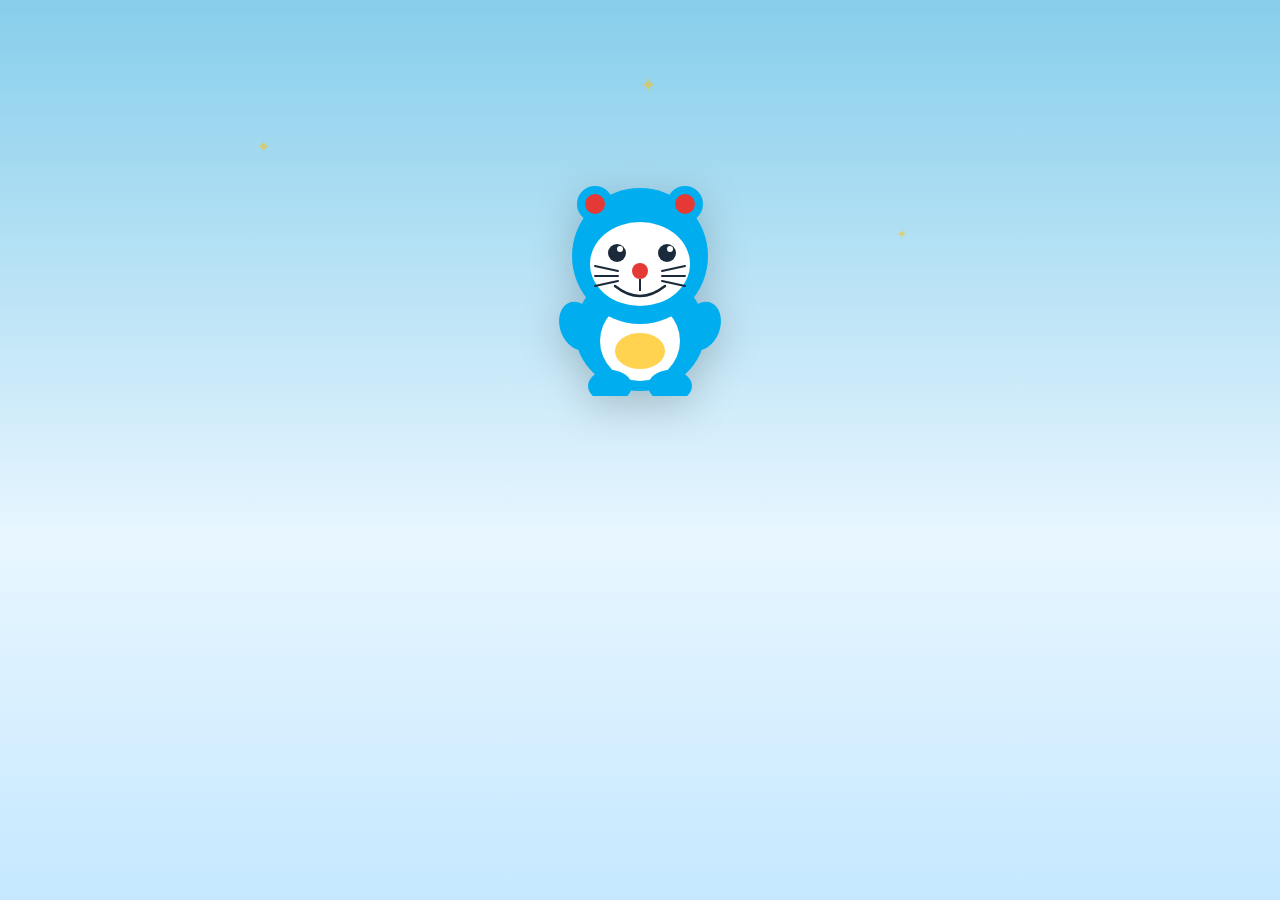
<file: pybe/index.html>
<!DOCTYPE html>
<html lang="en">
<head>
    <meta charset="UTF-8">
    <meta name="viewport" content="width=device-width, initial-scale=1.0">
    <title>PyBe — Learn Python the Doraemon Way!</title>
    <link rel="preconnect" href="https://fonts.googleapis.com">
    <link href="https://fonts.googleapis.com/css2?family=Nunito:wght@400;700;800&family=Quicksand:wght@400;500;600&family=Fira+Code&display=swap" rel="stylesheet">
    <link rel="stylesheet" href="https://cdnjs.cloudflare.com/ajax/libs/font-awesome/6.5.0/css/all.min.css">
    <link rel="stylesheet" href="css/style.css">
</head>
<body>

    <!-- ===================== BACKGROUND ===================== -->
    <div class="sky-background">
        <div class="cloud cloud-1"></div>
        <div class="cloud cloud-2"></div>
        <div class="cloud cloud-3"></div>
        <div class="star star-1">✦</div>
        <div class="star star-2">✦</div>
        <div class="star star-3">✦</div>
    </div>

    <!-- ===================== LANDING HERO ===================== -->
    <div class="landing-wrapper">
        <div class="doraemon-container">
            <!-- Doraemon SVG Character -->
            <div class="doraemon" id="doraemon">
                <svg viewBox="0 0 200 220" xmlns="http://www.w3.org/2000/svg">
                    <!-- Body -->
                    <ellipse cx="100" cy="155" rx="65" ry="60" fill="#00AEEF"/>
                    <!-- White belly -->
                    <ellipse cx="100" cy="165" rx="40" ry="40" fill="#FFFFFF"/>
                    <!-- Red bow -->
                    <circle cx="80" cy="115" r="12" fill="#E53935"/>
                    <circle cx="120" cy="115" r="12" fill="#E53935"/>
                    <polygon points="100,108 92,122 108,122" fill="#E53935"/>
                    <!-- Head -->
                    <circle cx="100" cy="80" r="68" fill="#00AEEF"/>
                    <!-- White face -->
                    <ellipse cx="100" cy="88" rx="50" ry="42" fill="#FFFFFF"/>
                    <!-- Eyes -->
                    <ellipse cx="75" cy="75" rx="14" ry="17" fill="#FFFFFF"/>
                    <ellipse cx="125" cy="75" rx="14" ry="17" fill="#FFFFFF"/>
                    <circle cx="77" cy="77" r="9" fill="#1A2A3A"/>
                    <circle cx="127" cy="77" r="9" fill="#1A2A3A"/>
                    <circle cx="80" cy="73" r="3" fill="#FFFFFF"/>
                    <circle cx="130" cy="73" r="3" fill="#FFFFFF"/>
                    <!-- Red nose -->
                    <circle cx="100" cy="95" r="8" fill="#E53935"/>
                    <!-- Nose line -->
                    <line x1="100" y1="103" x2="100" y2="115" stroke="#1A2A3A" stroke-width="2"/>
                    <!-- Smile -->
                    <path d="M 75 110 Q 100 130 125 110" stroke="#1A2A3A" stroke-width="2.5" fill="none" stroke-linecap="round"/>
                    <!-- Whiskers -->
                    <line x1="55" y1="90" x2="78" y2="95" stroke="#1A2A3A" stroke-width="2" stroke-linecap="round"/>
                    <line x1="55" y1="100" x2="78" y2="100" stroke="#1A2A3A" stroke-width="2" stroke-linecap="round"/>
                    <line x1="55" y1="110" x2="78" y2="105" stroke="#1A2A3A" stroke-width="2" stroke-linecap="round"/>
                    <line x1="145" y1="90" x2="122" y2="95" stroke="#1A2A3A" stroke-width="2" stroke-linecap="round"/>
                    <line x1="145" y1="100" x2="122" y2="100" stroke="#1A2A3A" stroke-width="2" stroke-linecap="round"/>
                    <line x1="145" y1="110" x2="122" y2="105" stroke="#1A2A3A" stroke-width="2" stroke-linecap="round"/>
                    <!-- Ears -->
                    <circle cx="55" cy="28" r="18" fill="#00AEEF"/>
                    <circle cx="145" cy="28" r="18" fill="#00AEEF"/>
                    <circle cx="55" cy="28" r="10" fill="#E53935"/>
                    <circle cx="145" cy="28" r="10" fill="#E53935"/>
                    <!-- Arms -->
                    <ellipse cx="38" cy="150" rx="18" ry="25" fill="#00AEEF" transform="rotate(-20 38 150)"/>
                    <ellipse cx="162" cy="150" rx="18" ry="25" fill="#00AEEF" transform="rotate(20 162 150)"/>
                    <!-- Legs -->
                    <ellipse cx="70" cy="210" rx="22" ry="16" fill="#00AEEF"/>
                    <ellipse cx="130" cy="210" rx="22" ry="16" fill="#00AEEF"/>
                    <!-- Pocket -->
                    <ellipse cx="100" cy="175" rx="25" ry="18" fill="#FFC107" opacity="0.7"/>
                </svg>
            </div>

            <!-- Speech Bubble -->
            <div class="speech-bubble" id="speechBubble">
                <p id="typewriterText" class="typewriter-text"></p>
            </div>
        </div>

        <!-- Hero Text -->
        <div class="hero-text" id="heroText">
            <h1 class="hero-title">100 Levels. Zero Boring Lectures.</h1>
            <p class="hero-subtitle">Learn Python the fun way — with Doraemon by your side!</p>
            <a href="home.html?reset=true" class="cta-btn" id="ctaBtn" target="_self">
                <span>Start My Adventure</span>
                <i class="fas fa-rocket"></i>
            </a>
        </div>
    </div>

    <!-- Floating Gadgets -->
    <div class="gadget gadget-1"><i class="fas fa-door-open"></i></div>
    <div class="gadget gadget-2"><i class="fas fa-clock"></i></div>
    <div class="gadget gadget-3"><i class="fas fa-broom"></i></div>

    <script src="js/main.js"></script>
</body>
</html>
</file>
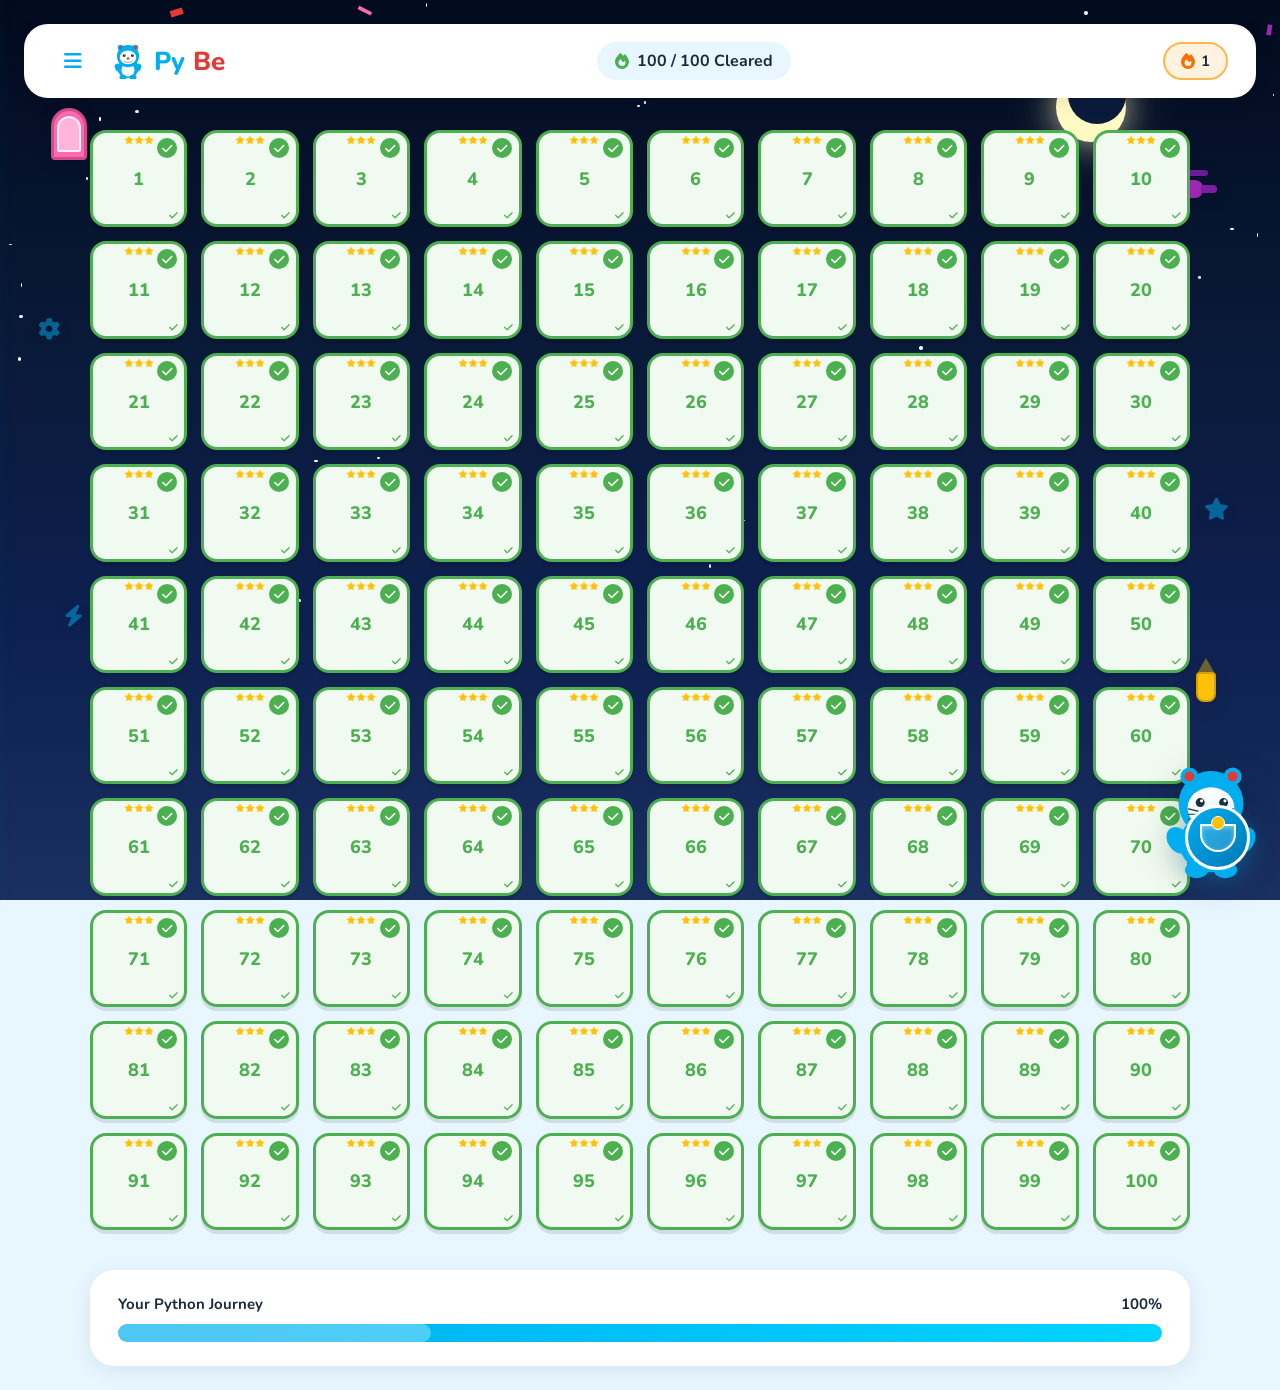
<file: pybe/home.html>
<!DOCTYPE html>
<html lang="en">
<head>
    <meta charset="UTF-8">
    <meta name="viewport" content="width=device-width, initial-scale=1.0">
    <title>PyBe — Choose Your Level</title>
    <link rel="preconnect" href="https://fonts.googleapis.com">
    <link href="https://fonts.googleapis.com/css2?family=Nunito:wght@400;600;700;800;900&family=Quicksand:wght@400;500;600;700&family=Fira+Code&display=swap" rel="stylesheet">
    <link rel="stylesheet" href="https://cdnjs.cloudflare.com/ajax/libs/font-awesome/6.5.0/css/all.min.css">
    <link rel="stylesheet" href="css/style.css">
    <style>
        /* Hamburger Menu Button */
        .menu-btn {
            background: none;
            border: none;
            width: 42px;
            height: 42px;
            border-radius: 50%;
            display: flex;
            align-items: center;
            justify-content: center;
            font-size: 20px;
            color: var(--blue);
            cursor: pointer;
            transition: all 0.25s ease;
            margin-right: 8px;
        }
        .menu-btn:hover {
            background: rgba(0, 174, 239, 0.1);
            transform: scale(1.08);
        }
        .menu-btn:active {
            transform: scale(0.92);
        }

        /* Slide-out Sidebar Drawer */
        .menu-drawer-overlay {
            position: fixed;
            top: 0;
            left: 0;
            width: 100vw;
            height: 100vh;
            background: rgba(0, 15, 30, 0.45);
            backdrop-filter: blur(3px);
            z-index: 99999;
            opacity: 0;
            visibility: hidden;
            transition: opacity 0.3s ease, visibility 0.3s ease;
        }
        .menu-drawer-overlay.open {
            opacity: 1;
            visibility: visible;
        }
        .menu-drawer {
            position: fixed;
            top: 0;
            left: -320px;
            width: 300px;
            height: 100vh;
            background: #111e29;
            box-shadow: 4px 0 24px rgba(0, 174, 239, 0.25);
            z-index: 100000;
            transition: left 0.3s cubic-bezier(0.4, 0, 0.2, 1);
            display: flex;
            flex-direction: column;
            border-right: 4px solid #00AEEF;
        }
        .menu-drawer.open {
            left: 0;
        }
        .drawer-header {
            padding: 20px 24px;
            background: #162635;
            border-bottom: 2px dashed rgba(0, 174, 239, 0.2);
            display: flex;
            align-items: center;
            justify-content: space-between;
        }
        .drawer-title {
            font-family: 'Nunito', sans-serif;
            font-size: 20px;
            font-weight: 800;
            color: #00AEEF;
            display: flex;
            align-items: center;
            gap: 10px;
        }
        .drawer-close-btn {
            background: none;
            border: none;
            color: #6B7B8A;
            font-size: 22px;
            cursor: pointer;
            transition: color 0.2s;
            line-height: 1;
        }
        .drawer-close-btn:hover {
            color: #00AEEF;
        }
        .drawer-items {
            padding: 20px 16px;
            display: flex;
            flex-direction: column;
            gap: 12px;
        }
        .drawer-item {
            display: flex;
            align-items: center;
            gap: 16px;
            padding: 14px 20px;
            background: #1a2c3d;
            border: 2px solid transparent;
            border-radius: 14px;
            color: #FFF;
            font-family: 'Quicksand', sans-serif;
            font-size: 16px;
            font-weight: 700;
            cursor: pointer;
            transition: all 0.25s ease;
        }
        .drawer-item:hover {
            background: #20374d;
            border-color: #00AEEF;
            transform: translateY(-2px);
            box-shadow: 0 4px 12px rgba(0, 174, 239, 0.15);
        }
        .drawer-item i {
            font-size: 18px;
            color: #00AEEF;
        }
        .drawer-footer {
            margin-top: auto;
            padding: 24px;
            text-align: center;
            font-size: 12px;
            color: #6B7B8A;
            font-family: 'Quicksand', sans-serif;
            border-top: 1px solid rgba(255, 255, 255, 0.05);
        }

        /* Profile Modal Overlay */
        .profile-modal-overlay {
            position: fixed;
            top: 0;
            left: 0;
            width: 100vw;
            height: 100vh;
            background: rgba(0, 15, 30, 0.6);
            backdrop-filter: blur(6px);
            z-index: 100001;
            display: flex;
            align-items: center;
            justify-content: center;
            opacity: 0;
            visibility: hidden;
            transition: opacity 0.3s ease, visibility 0.3s ease;
        }
        .profile-modal-overlay.open {
            opacity: 1;
            visibility: visible;
        }
        .profile-modal-card {
            width: 90%;
            max-width: 480px;
            background: #111e29;
            border: 4px solid #00AEEF;
            border-radius: 28px;
            padding: 28px;
            box-shadow: 0 12px 36px rgba(0, 174, 239, 0.3);
            transform: scale(0.85);
            transition: transform 0.3s cubic-bezier(0.34, 1.56, 0.64, 1);
            position: relative;
        }
        .profile-modal-overlay.open .profile-modal-card {
            transform: scale(1);
        }
        .profile-modal-close {
            position: absolute;
            right: 20px;
            top: 20px;
            background: none;
            border: none;
            font-size: 24px;
            color: #6B7B8A;
            cursor: pointer;
            transition: color 0.2s;
            line-height: 1;
        }
        .profile-modal-close:hover {
            color: #00AEEF;
        }
        .avatar-section {
            display: flex;
            flex-direction: column;
            align-items: center;
            margin-bottom: 24px;
        }
        .current-avatar-container {
            width: 100px;
            height: 100px;
            border-radius: 50%;
            background: #E8F6FF;
            border: 4px solid #00AEEF;
            display: flex;
            align-items: center;
            justify-content: center;
            font-size: 56px;
            box-shadow: 0 8px 20px rgba(0, 174, 239, 0.2);
            margin-bottom: 16px;
            transition: transform 0.3s ease;
        }
        .current-avatar-container:hover {
            transform: scale(1.05);
        }
        .avatar-grid {
            display: flex;
            gap: 12px;
            justify-content: center;
            flex-wrap: wrap;
        }
        .avatar-option {
            width: 44px;
            height: 44px;
            border-radius: 50%;
            background: #1c2e3f;
            border: 2px solid transparent;
            display: flex;
            align-items: center;
            justify-content: center;
            font-size: 24px;
            cursor: pointer;
            transition: all 0.2s ease;
        }
        .avatar-option:hover {
            transform: scale(1.1);
            background: #243b52;
        }
        .avatar-option.selected {
            border-color: #00AEEF;
            background: #E8F6FF;
            box-shadow: 0 0 10px rgba(0, 174, 239, 0.4);
        }
        .profile-name-section {
            margin-bottom: 24px;
            text-align: center;
        }
        .profile-name-label {
            font-family: 'Quicksand', sans-serif;
            font-size: 13px;
            font-weight: 700;
            color: #6B7B8A;
            margin-bottom: 6px;
            display: block;
        }
        .profile-name-input {
            width: 100%;
            padding: 12px 18px;
            background: #1a2c3d;
            border: 2px solid rgba(0, 174, 239, 0.2);
            border-radius: 12px;
            color: #FFF;
            font-family: 'Nunito', sans-serif;
            font-size: 18px;
            font-weight: 700;
            text-align: center;
            outline: none;
            transition: all 0.2s;
        }
        .profile-name-input:focus {
            border-color: #00AEEF;
            background: #20354a;
            box-shadow: 0 0 12px rgba(0, 174, 239, 0.25);
        }
        .profile-stats {
            display: grid;
            grid-template-columns: 1fr 1fr;
            gap: 16px;
            margin-bottom: 12px;
        }
        .profile-stat-card {
            background: #162635;
            border-radius: 16px;
            padding: 16px;
            text-align: center;
            border: 2px solid transparent;
            transition: transform 0.2s;
        }
        .profile-stat-card:hover {
            transform: translateY(-2px);
            border-color: rgba(0, 174, 239, 0.2);
        }
        .profile-stat-val {
            font-family: 'Nunito', sans-serif;
            font-size: 22px;
            font-weight: 900;
            color: #00AEEF;
            margin-bottom: 4px;
        }
        .profile-stat-lbl {
            font-family: 'Quicksand', sans-serif;
            font-size: 12px;
            font-weight: 700;
            color: #6B7B8A;
        }
        .profile-stat-card.full-width {
            grid-column: span 2;
            background: linear-gradient(135deg, #162635 0%, #1e3549 100%);
            border: 2px solid #FFD54F;
            box-shadow: 0 4px 15px rgba(255, 213, 79, 0.1);
        }
        .profile-stat-card.full-width .profile-stat-val {
            color: #FFD54F;
            font-size: 26px;
            display: flex;
            align-items: center;
            justify-content: center;
            gap: 8px;
        }
        .sa-explanation {
            font-family: 'Quicksand', sans-serif;
            font-size: 11.5px;
            color: #8C9CAE;
            line-height: 1.45;
            text-align: center;
            background: rgba(255, 255, 255, 0.02);
            padding: 12px;
            border-radius: 12px;
            border: 1px dashed rgba(255, 255, 255, 0.08);
            margin-top: 8px;
        }
    </style>
</head>
<body>

    <!-- ===== SKY BACKGROUND ===== -->
    <div class="sky-bg" id="skyBg">
        <!-- Sun (morning & day) -->
        <div class="sky-sun" id="skySun"></div>

        <!-- Evening glow -->
        <div class="evening-glow"></div>

        <!-- Night moon -->
        <div class="night-moon"></div>

        <!-- Night stars container -->
        <div class="night-stars" id="nightStars"></div>

        <!-- Clouds -->
        <div class="cloud c1"></div>
        <div class="cloud c2"></div>
        <div class="cloud c3"></div>
        <div class="cloud c4"></div>
        <div class="cloud c5"></div>
    </div>

    <!-- ===== FLOATING GADGETS ===== -->
    <div class="gadget-icon anywhere-door">
        <div class="door-frame">
            <div class="door-inner"></div>
        </div>
    </div>
    <div class="gadget-icon helicopter">
        <div class="heli-body"></div>
        <div class="heli-blade"></div>
        <div class="heli-tail"></div>
    </div>
    <div class="gadget-icon flashlight">
        <div class="flashlight-body"></div>
        <div class="flashlight-beam"></div>
    </div>
    <div class="gadget-icon gadget-gear g1"><i class="fas fa-cog"></i></div>
    <div class="gadget-icon gadget-gear g2"><i class="fas fa-star"></i></div>
    <div class="gadget-icon gadget-gear g3"><i class="fas fa-bolt"></i></div>

    <!-- ===== DORAEMON CORNER MASCOT ===== -->
    <div class="mascot-corner" id="mascotCorner">
        <div class="mascot-bubble" id="mascotBubble">
            <p class="mascot-text" id="mascotText"></p>
        </div>
        <div class="mascot-doraemon" id="mascotDoraemon">
            <svg viewBox="0 0 200 260" xmlns="http://www.w3.org/2000/svg">
                <!-- Body -->
                <ellipse cx="100" cy="178" rx="70" ry="65" fill="#00AEEF"/>
                <!-- White belly -->
                <ellipse cx="100" cy="192" rx="44" ry="44" fill="#FFFFFF"/>
                <!-- Red bow -->
                <circle cx="79" cy="130" r="14" fill="#E53935"/>
                <circle cx="121" cy="130" r="14" fill="#E53935"/>
                <polygon points="100,122 91,137 109,137" fill="#E53935"/>
                <!-- Head -->
                <circle cx="100" cy="90" r="72" fill="#00AEEF"/>
                <!-- White face -->
                <ellipse cx="100" cy="100" rx="52" ry="46" fill="#FFFFFF"/>
                <!-- Eyes -->
                <ellipse cx="74" cy="86" rx="15" ry="18" fill="#FFFFFF"/>
                <ellipse cx="126" cy="86" rx="15" ry="18" fill="#FFFFFF"/>
                <circle cx="76" cy="88" r="10" fill="#1A2A3A"/>
                <circle cx="128" cy="88" r="10" fill="#1A2A3A"/>
                <circle cx="79" cy="84" r="3.5" fill="#FFFFFF"/>
                <circle cx="131" cy="84" r="3.5" fill="#FFFFFF"/>
                <!-- Nose -->
                <circle cx="100" cy="108" r="9" fill="#E53935"/>
                <line x1="100" y1="117" x2="100" y2="130" stroke="#1A2A3A" stroke-width="2.5" stroke-linecap="round"/>
                <!-- Smile -->
                <path d="M 72 122 Q 100 145 128 122" stroke="#1A2A3A" stroke-width="3" fill="none" stroke-linecap="round"/>
                <!-- Whiskers -->
                <line x1="50" y1="102" x2="75" y2="108" stroke="#1A2A3A" stroke-width="2.5" stroke-linecap="round"/>
                <line x1="50" y1="114" x2="75" y2="114" stroke="#1A2A3A" stroke-width="2.5" stroke-linecap="round"/>
                <line x1="50" y1="126" x2="75" y2="120" stroke="#1A2A3A" stroke-width="2.5" stroke-linecap="round"/>
                <line x1="150" y1="102" x2="125" y2="108" stroke="#1A2A3A" stroke-width="2.5" stroke-linecap="round"/>
                <line x1="150" y1="114" x2="125" y2="114" stroke="#1A2A3A" stroke-width="2.5" stroke-linecap="round"/>
                <line x1="150" y1="126" x2="125" y2="120" stroke="#1A2A3A" stroke-width="2.5" stroke-linecap="round"/>
                <!-- Ears -->
                <circle cx="52" cy="30" r="20" fill="#00AEEF"/>
                <circle cx="148" cy="30" r="20" fill="#00AEEF"/>
                <circle cx="52" cy="30" r="11" fill="#E53935"/>
                <circle cx="148" cy="30" r="11" fill="#E53935"/>
                <!-- Arms -->
                <ellipse cx="28" cy="172" rx="24" ry="32" fill="#00AEEF" transform="rotate(-35 28 172)"/>
                <ellipse cx="172" cy="172" rx="24" ry="32" fill="#00AEEF" transform="rotate(35 172 172)"/>
                <!-- Legs -->
                <ellipse cx="68" cy="238" rx="26" ry="18" fill="#00AEEF"/>
                <ellipse cx="132" cy="238" rx="26" ry="18" fill="#00AEEF"/>
                <!-- Pocket -->
                <ellipse cx="100" cy="208" rx="28" ry="20" fill="#FFC107" opacity="0.75"/>
            </svg>
        </div>
    </div>

    <!-- ===== HOVER TOOLTIP ===== -->
    <div class="level-tooltip" id="levelTooltip">
        <div class="tooltip-title" id="tooltipTitle"></div>
        <div class="tooltip-concept" id="tooltipConcept"></div>
    </div>

    <!-- ===== MAIN WRAPPER ===== -->
    <div class="home-wrapper" id="homeWrapper">

        <!-- Navbar -->
        <div class="navbar">
            <div class="nav-logo">
                <button class="menu-btn" id="menuBtn" title="Menu">
                    <i class="fas fa-bars"></i>
                </button>
                <svg width="36" height="36" viewBox="0 0 200 220" xmlns="http://www.w3.org/2000/svg">
                    <ellipse cx="100" cy="155" rx="65" ry="60" fill="#00AEEF"/>
                    <ellipse cx="100" cy="165" rx="40" ry="40" fill="#FFFFFF"/>
                    <circle cx="80" cy="115" r="12" fill="#E53935"/>
                    <circle cx="120" cy="115" r="12" fill="#E53935"/>
                    <polygon points="100,108 92,122 108,122" fill="#E53935"/>
                    <circle cx="100" cy="80" r="68" fill="#00AEEF"/>
                    <ellipse cx="100" cy="88" rx="50" ry="42" fill="#FFFFFF"/>
                    <ellipse cx="75" cy="75" rx="14" ry="17" fill="#FFFFFF"/>
                    <ellipse cx="125" cy="75" rx="14" ry="17" fill="#FFFFFF"/>
                    <circle cx="77" cy="77" r="9" fill="#1A2A3A"/>
                    <circle cx="127" cy="77" r="9" fill="#1A2A3A"/>
                    <circle cx="80" cy="73" r="3" fill="#FFFFFF"/>
                    <circle cx="130" cy="73" r="3" fill="#FFFFFF"/>
                    <circle cx="100" cy="95" r="8" fill="#E53935"/>
                    <path d="M 75 110 Q 100 130 125 110" stroke="#1A2A3A" stroke-width="2.5" fill="none" stroke-linecap="round"/>
                    <circle cx="55" cy="28" r="18" fill="#00AEEF"/>
                    <circle cx="145" cy="28" r="18" fill="#00AEEF"/>
                    <circle cx="55" cy="28" r="10" fill="#E53935"/>
                    <circle cx="145" cy="28" r="10" fill="#E53935"/>
                    <ellipse cx="38" cy="150" rx="18" ry="25" fill="#00AEEF" transform="rotate(-20 38 150)"/>
                    <ellipse cx="162" cy="150" rx="18" ry="25" fill="#00AEEF" transform="rotate(20 162 150)"/>
                    <ellipse cx="70" cy="210" rx="22" ry="16" fill="#00AEEF"/>
                    <ellipse cx="130" cy="210" rx="22" ry="16" fill="#00AEEF"/>
                </svg>
                Py<span>Be</span>
            </div>
            <div class="nav-progress">
                <i class="fas fa-fire"></i>
                <span id="navProgressText">0 / 100 Cleared</span>
            </div>
            <div class="nav-streak" id="navStreak" style="display:none;">
                <i class="fas fa-fire streak-flame"></i>
                <span id="navStreakText"></span>
            </div>
        </div>

        <!-- Level Grid -->
        <div class="level-grid" id="levelGrid"></div>

        <!-- Progress Bar Section -->
        <div class="progress-section">
            <div class="progress-label">
                <span>Your Python Journey</span>
                <span id="progressPercent">0%</span>
            </div>
            <div class="progress-track">
                <div class="progress-fill" id="progressFill"></div>
            </div>
        </div>

    </div><!-- end home-wrapper -->

    <!-- ===== GADGET UNLOCK OVERLAY ===== -->
    <div class="gadget-unlock-overlay" id="gadgetUnlockOverlay">
        <div class="portal-effect"></div>
        <div class="unlock-card">
            <div class="unlock-title">New Gadget Unlocked!</div>
            <div class="unlock-gadget-icon" id="unlockGadgetIcon">🚁</div>
            <div class="unlock-name" id="unlockGadgetName">Bamboo Copter</div>
            <div class="unlock-desc" id="unlockGadgetDesc">Flies over code obstacles. Unlocks advanced stepper shortcuts.</div>
            <button class="claim-btn" id="claimGadgetBtn">Claim Gadget 🎒</button>
        </div>
    </div>

    <!-- Slide-out Sidebar Drawer -->
    <div class="menu-drawer-overlay" id="menuDrawerOverlay"></div>
    <div class="menu-drawer" id="menuDrawer">
        <div class="drawer-header">
            <div class="drawer-title">
                <span>🤖 PyBe Navigation</span>
            </div>
            <button class="drawer-close-btn" id="drawerCloseBtn">&times;</button>
        </div>
        <div class="drawer-items">
            <div class="drawer-item" id="btnDrawerProfile">
                <i class="fas fa-user-circle"></i>
                <span>My Profile</span>
            </div>
        </div>
        <div class="drawer-footer">
            <span>PyBe Journey v1.1</span>
        </div>
    </div>

    <!-- My Profile Modal -->
    <div class="profile-modal-overlay" id="profileModalOverlay">
        <div class="profile-modal-card">
            <button class="profile-modal-close" id="profileModalCloseBtn">&times;</button>
            
            <!-- Avatar Selection -->
            <div class="avatar-section">
                <div class="current-avatar-container" id="currentAvatar">👦</div>
                <div class="avatar-grid">
                    <div class="avatar-option" data-avatar="🐱" title="Doraemon">🐱</div>
                    <div class="avatar-option" data-avatar="👦" title="Nobita">👦</div>
                    <div class="avatar-option" data-avatar="👧" title="Shizuka">👧</div>
                    <div class="avatar-option" data-avatar="🦍" title="Gian">🦍</div>
                    <div class="avatar-option" data-avatar="🦊" title="Suneo">🦊</div>
                </div>
            </div>

            <!-- Profile Name Input -->
            <div class="profile-name-section">
                <span class="profile-name-label">STUDENT NAME</span>
                <input type="text" class="profile-name-input" id="profileNameInput" placeholder="Enter your name...">
            </div>

            <!-- Stats Grid -->
            <div class="profile-stats">
                <div class="profile-stat-card">
                    <div class="profile-stat-val" id="profileStatCleared">0</div>
                    <div class="profile-stat-lbl">Levels Cleared</div>
                </div>
                <div class="profile-stat-card">
                    <div class="profile-stat-val" id="profileStatStreak">0 🔥</div>
                    <div class="profile-stat-lbl">Daily Streak</div>
                </div>
                <div class="profile-stat-card full-width">
                    <div class="profile-stat-val" id="profileStatSA">0 🏆</div>
                    <div class="profile-stat-lbl">Super Accuracy (SA) Points</div>
                </div>
            </div>

            <!-- Explanation -->
            <div class="sa-explanation">
                <strong>How SA Points are calculated:</strong><br>
                SA Points = Stars × MCQ Test Score% per level.<br>
                <em>Earn stars by solving levels in fewer attempts!</em>
            </div>
        </div>
    </div>

    <!-- ===== POCKET INVENTORY MODAL ===== -->
    <div class="pocket-modal" id="pocketModal">
        <div class="pocket-content">
            <div class="pocket-header">
                <div class="pocket-title">
                    <i class="fas fa-shopping-bag"></i> Nobita's 4D Pocket
                </div>
                <button class="pocket-close" id="pocketCloseBtn">
                    <i class="fas fa-times"></i>
                </button>
            </div>
            <div class="pocket-grid" id="pocketGrid">
                <!-- Populated by JS -->
            </div>
            <div class="gadget-detail-panel" id="gadgetDetailPanel">
                <div class="gadget-detail-header">
                    <div class="gadget-detail-icon" id="detailGadgetIcon">🚁</div>
                    <div class="gadget-detail-title-block">
                        <div class="gadget-detail-title" id="detailGadgetTitle">Bamboo Copter</div>
                        <div class="gadget-detail-milestone" id="detailGadgetMilestone">Unlocked at Level 10</div>
                    </div>
                </div>
                <div class="gadget-detail-desc" id="detailGadgetDesc">Flies over code obstacles. Unlocks advanced stepper shortcuts.</div>
            </div>
        </div>
    </div>

    <!-- Confetti Canvas -->
    <canvas id="confetti-canvas"></canvas>

    <script src="js/progress.js"></script>
    <script src="js/levels_data.js"></script>
    <script src="js/levels.js"></script>
    <script src="js/floating_pocket.js"></script>
    <script src="js/xp_system.js"></script>
    <script>
    (function () {
        const TOTAL_LEVELS = 100;

        // ── Day / Night cycle ──────────────────────────────────
        const hour = new Date().getHours();
        let timePeriod = 'day';
        if (hour >= 6 && hour < 9)       timePeriod = 'morning';
        else if (hour >= 9 && hour < 17)  timePeriod = 'day';
        else if (hour >= 17 && hour < 20) timePeriod = 'evening';
        else                              timePeriod = 'night';

        document.body.classList.add(`time-${timePeriod}`);

        // Generate random stars for night sky
        if (timePeriod === 'night') {
            const starsContainer = document.getElementById('nightStars');
            if (starsContainer) {
                for (let i = 0; i < 60; i++) {
                    const star = document.createElement('div');
                    star.className = 'night-star';
                    star.style.cssText = `
                        left: ${Math.random() * 100}%;
                        top:  ${Math.random() * 70}%;
                        width:  ${Math.random() * 3 + 1}px;
                        height: ${Math.random() * 3 + 1}px;
                        animation-delay: ${Math.random() * 3}s;
                        animation-duration: ${Math.random() * 2 + 1.5}s;
                    `;
                    starsContainer.appendChild(star);
                }
            }
        }

        // Reset progress if reset query parameter is present, or if it is a new version reset
        const urlParams = new URLSearchParams(window.location.search);
        if (urlParams.get('reset') === 'true' || !localStorage.getItem('pybe_journey_reset_v11')) {
            localStorage.removeItem('pybe_progress_v1');
            localStorage.removeItem('pybe_progress');
            localStorage.removeItem('pybe_pocket_state_v1');
            localStorage.removeItem('pybe_time_tv_history');
            localStorage.removeItem('pybe_student_name');
            localStorage.removeItem('pybe_project_code');
            localStorage.removeItem('pybe_github_link');
            localStorage.removeItem('pybe_project_type');
            localStorage.removeItem('pybe_dev_mode'); // Clear dev mode to force student mode
            localStorage.setItem('pybe_journey_reset_v11', 'true');
            if (urlParams.get('reset') === 'true') {
                window.history.replaceState({}, document.title, window.location.pathname);
            }
        }

        // ── Load progress ──────────────────────────────────────
        let progress = window.PyBe ? window.PyBe.getProgress() : { currentLevel: 0, completed: [] };


        // ── Build 10×10 grid ────────────────────────────────────
        const grid = document.getElementById('levelGrid');
        
        function buildGrid() {
            if (!grid) return;
            grid.innerHTML = '';
            for (let lvl = 1; lvl <= TOTAL_LEVELS; lvl++) {
                const card = document.createElement('div');
                card.className = 'level-card';
                card.dataset.level = lvl;

                let state = 'unlocked';
                if (progress.completed.includes(lvl)) state = 'completed';
                card.classList.add(state);

                if (lvl === progress.currentLevel && state === 'unlocked') {
                    card.classList.add('current');
                }

                // Locked cards still show their level number (greyed out) with a lock icon
                if (state === 'locked') {
                    card.innerHTML = `
                        <i class="fas fa-lock" style="font-size: clamp(10px, 2vw, 14px); margin-bottom: 4px; opacity: 0.65;"></i>
                        <span class="card-num">${lvl}</span>
                    `;
                } else {
                    // Stars for completed based on attempts
                    let starsHTML = '';
                    if (state === 'completed') {
                        const attempts = (progress.attempts && progress.attempts[lvl]) || 1;
                        let stars = 0;
                        if (attempts === 1) stars = 3;
                        else if (attempts === 2) stars = 2;
                        else if (attempts === 3) stars = 1;

                        if (stars > 0) {
                            starsHTML = `<div class="card-stars">${Array(stars).fill('<i class="fas fa-star"></i>').join('')}</div>`;
                        }
                    }
                    card.innerHTML = `
                        ${starsHTML}
                        <span class="card-num">${lvl}</span>
                        ${state === 'completed' ? '<i class="fas fa-check card-check"></i>' : ''}
                    `;
                }

                // Click handler
                card.addEventListener('click', () => {
                    if (state === 'locked') {
                        card.classList.remove('shake');
                        void card.offsetWidth; // reflow to restart animation
                        card.classList.add('shake');
                        return;
                    }
                    window.location.href = `level.html?id=${lvl}`;
                });

                // 3D tilt + tooltip
                card.addEventListener('mousemove', (e) => {
                    if (state === 'locked') return;
                    const rect = card.getBoundingClientRect();
                    const x = e.clientX - rect.left;
                    const y = e.clientY - rect.top;
                    const centerX = rect.width / 2;
                    const centerY = rect.height / 2;
                    const rotateX = ((y - centerY) / centerY) * -12;
                    const rotateY = ((x - centerX) / centerX) * 12;
                    card.style.transform = `perspective(600px) rotateX(${rotateX}deg) rotateY(${rotateY}deg) translateY(-4px)`;

                    // Tooltip positioning
                    const tooltip = document.getElementById('levelTooltip');
                    const ttTitle = document.getElementById('tooltipTitle');
                    const ttConcept = document.getElementById('tooltipConcept');
                    if (tooltip) {
                        const lvlData = window.levels && window.levels[lvl - 1];
                        const chapterTitles = [
                            'First Steps', 'Variables', 'User Input', 'Conditions',
                            'Loops', 'Functions', 'Lists', 'Dictionaries',
                            'File Handling', 'Projects'
                        ];
                        const chapter = chapterTitles[Math.floor((lvl - 1) / 10)] || 'Projects';

                        if (lvlData) {
                            if (ttTitle) ttTitle.textContent = `Level ${lvl} — ${lvlData.title}`;
                            if (ttConcept) ttConcept.textContent = lvlData.concept;
                        } else {
                            if (ttTitle) ttTitle.textContent = `Level ${lvl}`;
                            if (ttConcept) ttConcept.textContent = `Chapter: ${chapter}`;
                        }
                        const tx = e.clientX + 16;
                        const ty = e.clientY - 10;
                        tooltip.style.left = tx + 'px';
                        tooltip.style.top  = ty + 'px';
                        tooltip.classList.add('visible');
                    }
                });

                card.addEventListener('mouseleave', () => {
                    card.style.transform = '';
                    const tooltip = document.getElementById('levelTooltip');
                    if (tooltip) tooltip.classList.remove('visible');
                });

                grid.appendChild(card);
            }
        }

        buildGrid();

        // ── Update progress display ─────────────────────────────
        const completed = progress.completed.length;
        const pct = Math.round((completed / TOTAL_LEVELS) * 100);

        const navText = document.getElementById('navProgressText');
        if (navText) navText.textContent = `${completed} / ${TOTAL_LEVELS} Cleared`;

        // Streak display
        const streak = progress.streak || 0;
        const streakEl = document.getElementById('navStreak');
        const streakTextEl = document.getElementById('navStreakText');
        if (streakEl && streakTextEl) {
            streakEl.style.display = 'flex';
            streakTextEl.textContent = `${streak}`;
        }

        const pctText = document.getElementById('progressPercent');
        if (pctText) pctText.textContent = `${pct}%`;

        const fill = document.getElementById('progressFill');
        if (fill) fill.style.width = `${pct}%`;

        // ── Doraemon Mascot messages ─────────────────────────
        const mascotText     = document.getElementById('mascotText');
        const mascotBubble   = document.getElementById('mascotBubble');
        const mascotDoraemon = document.getElementById('mascotDoraemon');
        const currentLvl = progress.currentLevel;

        function pickMessage(lvl) {
            if (completed === 100)         return { mood: 'excited', text: "YOU DID IT! 🎉 All 100 levels conquered! You are now a TRUE Python wizard! 🌟" };
            if (lvl === 0 && completed === 0) return { mood: 'happy',   text: "Welcome! Are you ready to start your Python journey? 🚀" };
            if (lvl === 1 && completed === 0) return { mood: 'happy',   text: "Hey future Python wizard! I'm Doraemon. Pick a level and let's start the adventure! 🚀" };
            if (lvl <= 5)                  return { mood: 'happy',   text: "You're off to a great start! Every Python master was once a beginner. Keep going! 💪" };
            if (lvl <= 15)                 return { mood: 'happy',   text: "Variables are like magic boxes — store anything in them! You're doing amazing! ✨" };
            if (lvl <= 30)                 return { mood: 'happy',   text: "Conditionals are like my Anywhere Door — different choices, different paths! 🚪" };
            if (lvl <= 50)                 return { mood: 'happy',   text: "Loops spin like my Bamboo Copter — round and round until the job is done! 🔄" };
            if (lvl <= 70)                 return { mood: 'happy',   text: "Halfway champion! Functions are like my gadget pouch — pack once, use anywhere! 🎒" };
            if (lvl <= 90)                 return { mood: 'happy',   text: "Advanced zone! Lists & dictionaries are like my pocket — organized power! 📦" };
            return { mood: 'happy', text: "Almost at Level 100! You're unstoppable — like a true Python hero! 🏆" };
        }

        const msg = pickMessage(currentLvl);
        if (mascotText)     mascotText.textContent = msg.text;
        if (mascotDoraemon) mascotDoraemon.className = `mascot-doraemon mood-${msg.mood}`;

        // Show bubble after short delay
        setTimeout(() => { if (mascotBubble) mascotBubble.classList.add('visible'); }, 1800);

        // Toggle bubble on mascot click
        if (mascotDoraemon) {
            mascotDoraemon.addEventListener('click', () => {
                if (mascotBubble) mascotBubble.classList.toggle('visible');
            });
        }

        // ── Confetti on completed levels ─────────────────────────
        const confettiCanvas = document.getElementById('confetti-canvas');
        
        function triggerConfettiExplosion() {
            if (!confettiCanvas) return;
            confettiCanvas.height = window.innerHeight;
            confettiCanvas.width = window.innerWidth;
            const ctx = confettiCanvas.getContext('2d');
            const pieces = [];
            const colors = ['#00AEEF', '#E53935', '#FFC107', '#4CAF50', '#FF69B4', '#9C27B0'];

            for (let i = 0; i < 80; i++) {
                pieces.push({
                    x: Math.random() * confettiCanvas.width,
                    y: Math.random() * confettiCanvas.height - confettiCanvas.height,
                    w: Math.random() * 10 + 5,
                    h: Math.random() * 6 + 3,
                    color: colors[Math.floor(Math.random() * colors.length)],
                    rot: Math.random() * 360,
                    rotSpeed: (Math.random() - 0.5) * 8,
                    speedY: Math.random() * 3 + 2,
                    speedX: (Math.random() - 0.5) * 2,
                    osc: Math.random() * Math.PI * 2,
                });
            }

            let frame = 0;
            function drawConfetti() {
                ctx.clearRect(0, 0, confettiCanvas.width, confettiCanvas.height);
                pieces.forEach(p => {
                    p.y += p.speedY;
                    p.x += p.speedX + Math.sin(p.osc) * 0.5;
                    p.osc += 0.04;
                    p.rot += p.rotSpeed;

                    ctx.save();
                    ctx.translate(p.x, p.y);
                    ctx.rotate(p.rot * Math.PI / 180);
                    ctx.fillStyle = p.color;
                    ctx.globalAlpha = p.y > confettiCanvas.height ? Math.max(0, 1 - (p.y - confettiCanvas.height) / 200) : 1;
                    ctx.fillRect(-p.w / 2, -p.h / 2, p.w, p.h);
                    ctx.restore();
                });
                frame++;
                if (frame < 180) requestAnimationFrame(drawConfetti);
                else ctx.clearRect(0, 0, confettiCanvas.width, confettiCanvas.height);
            }
            drawConfetti();
        }

        if (confettiCanvas && completed > 0) {
            triggerConfettiExplosion();
        }

        // ── Level Unlock Animation ─────────────────────────────
        function animateLevelUnlock(levelId) {
            const card = document.querySelector(`.level-card[data-level="${levelId}"]`);
            if (!card) return;
            
            card.scrollIntoView({ behavior: 'smooth', block: 'center' });
            
            card.style.transition = 'all 0.8s cubic-bezier(0.175, 0.885, 0.32, 1.275)';
            card.style.transform = 'scale(1.4) rotate(8deg)';
            card.style.boxShadow = '0 0 35px rgba(0, 174, 239, 0.8)';
            card.style.zIndex = '1000';
            
            setTimeout(() => {
                card.style.transform = 'scale(1)';
                card.style.boxShadow = '';
                card.style.zIndex = '';
                triggerConfettiExplosion();
            }, 1000);
        }

        // ── Full-Screen Animated Story Mode ──────────────────────────
        function showStoryMode() {
            const storyContainer = document.createElement('div');
            storyContainer.className = 'story-container';
            storyContainer.id = 'storyContainer';
            
            // Hide floating pocket button during story mode
            const style = document.createElement('style');
            style.id = 'tempStoryStyle';
            style.innerHTML = '#floatingPocketBtn { display: none !important; }';
            document.head.appendChild(style);
            
            // Build Cinematic Stars
            let starsHTML = '';
            for (let i = 0; i < 40; i++) {
                const left = Math.random() * 100;
                const top = Math.random() * 100;
                const size = Math.random() * 2 + 1;
                const delay = Math.random() * 3;
                starsHTML += `<div class="story-star" style="left:${left}%; top:${top}%; width:${size}px; height:${size}px; animation-delay:${delay}s;"></div>`;
            }

            storyContainer.innerHTML = `
                <div class="story-stars">${starsHTML}</div>
                <button class="story-skip-btn" id="storySkipBtn">
                    <span>Skip Story</span>
                    <i class="fas fa-step-forward"></i>
                </button>
                
                <div class="story-scene">
                    <!-- Doraemon character on the left -->
                    <div class="story-character story-doraemon float" id="storyDoraemon">
                        <svg viewBox="0 0 200 260" width="100%" height="100%" xmlns="http://www.w3.org/2000/svg">
                            <!-- Body -->
                            <ellipse cx="100" cy="178" rx="70" ry="65" fill="#00AEEF"/>
                            <!-- White belly -->
                            <ellipse cx="100" cy="192" rx="44" ry="44" fill="#FFFFFF"/>
                            <!-- Red bow -->
                            <circle cx="79" cy="130" r="14" fill="#E53935"/>
                            <circle cx="121" cy="130" r="14" fill="#E53935"/>
                            <polygon points="100,122 91,137 109,137" fill="#E53935"/>
                            <!-- Head -->
                            <circle cx="100" cy="90" r="72" fill="#00AEEF"/>
                            <!-- White face -->
                            <ellipse cx="100" cy="100" rx="52" ry="46" fill="#FFFFFF"/>
                            <!-- Eyes -->
                            <g id="doraEyes">
                                <ellipse cx="74" cy="86" rx="15" ry="18" fill="#FFFFFF"/>
                                <ellipse cx="126" cy="86" rx="15" ry="18" fill="#FFFFFF"/>
                                <circle cx="76" cy="88" r="10" fill="#1A2A3A"/>
                                <circle cx="128" cy="88" r="10" fill="#1A2A3A"/>
                                <circle cx="79" cy="84" r="3.5" fill="#FFFFFF"/>
                                <circle cx="131" cy="84" r="3.5" fill="#FFFFFF"/>
                            </g>
                            <!-- Nose -->
                            <circle cx="100" cy="108" r="9" fill="#E53935"/>
                            <line x1="100" y1="117" x2="100" y2="130" stroke="#1A2A3A" stroke-width="2.5" stroke-linecap="round"/>
                            <!-- Smile -->
                            <path id="doraMouth" d="M 72 122 Q 100 145 128 122" stroke="#1A2A3A" stroke-width="3" fill="none" stroke-linecap="round"/>
                            <!-- Whiskers -->
                            <line x1="50" y1="102" x2="75" y2="108" stroke="#1A2A3A" stroke-width="2.5" stroke-linecap="round"/>
                            <line x1="50" y1="114" x2="75" y2="114" stroke="#1A2A3A" stroke-width="2.5" stroke-linecap="round"/>
                            <line x1="50" y1="126" x2="75" y2="120" stroke="#1A2A3A" stroke-width="2.5" stroke-linecap="round"/>
                            <line x1="150" y1="102" x2="125" y2="108" stroke="#1A2A3A" stroke-width="2.5" stroke-linecap="round"/>
                            <line x1="150" y1="114" x2="125" y2="114" stroke="#1A2A3A" stroke-width="2.5" stroke-linecap="round"/>
                            <line x1="150" y1="126" x2="125" y2="120" stroke="#1A2A3A" stroke-width="2.5" stroke-linecap="round"/>
                            <!-- Arms -->
                            <ellipse cx="28" cy="172" rx="24" ry="32" fill="#00AEEF" transform="rotate(-35 28 172)"/>
                            <ellipse cx="172" cy="172" rx="24" ry="32" fill="#00AEEF" transform="rotate(35 172 172)"/>
                            <circle cx="16" cy="190" r="14" fill="#FFFFFF"/>
                            <circle cx="184" cy="190" r="14" fill="#FFFFFF"/>
                            <!-- Legs -->
                            <ellipse cx="72" cy="238" rx="24" ry="16" fill="#FFFFFF" stroke="#CCCCCC" stroke-width="1"/>
                            <ellipse cx="128" cy="238" rx="24" ry="16" fill="#FFFFFF" stroke="#CCCCCC" stroke-width="1"/>
                            <!-- Pocket -->
                            <path id="doraPocket" d="M 68 185 A 32 32 0 0 0 132 185 Z" fill="#FFFFFF" stroke="#1A2A3A" stroke-width="2.5"/>
                        </svg>
                        <div class="sparks-container"></div>
                    </div>

                    <!-- Nobita character on the right -->
                    <div class="story-character story-nobita float" id="storyNobita">
                        <svg viewBox="0 0 200 260" width="100%" height="100%" xmlns="http://www.w3.org/2000/svg">
                            <!-- Body / Clothes -->
                            <!-- Yellow Shirt -->
                            <path d="M 65 175 L 135 175 L 125 225 L 75 225 Z" fill="#FDD835" stroke="#1A2A3A" stroke-width="2.5"/>
                            <rect x="75" y="225" width="22" height="15" fill="#1565C0" stroke="#1A2A3A" stroke-width="2"/> <!-- blue shorts left -->
                            <rect x="103" y="225" width="22" height="15" fill="#1565C0" stroke="#1A2A3A" stroke-width="2"/> <!-- blue shorts right -->
                            <!-- Arms -->
                            <ellipse cx="48" cy="195" rx="10" ry="25" fill="#FDD835" transform="rotate(25 48 195)" stroke="#1A2A3A" stroke-width="2"/>
                            <circle cx="36" cy="214" r="11" fill="#FFE082" stroke="#1A2A3A" stroke-width="2"/> <!-- Left hand -->
                            <ellipse cx="152" cy="195" rx="10" ry="25" fill="#FDD835" transform="rotate(-25 152 195)" stroke="#1A2A3A" stroke-width="2"/>
                            <circle cx="164" cy="214" r="11" fill="#FFE082" stroke="#1A2A3A" stroke-width="2"/> <!-- Right hand -->
                            <!-- Legs -->
                            <rect x="80" y="240" width="12" height="16" fill="#FFE082" stroke="#1A2A3A" stroke-width="2"/>
                            <rect x="108" y="240" width="12" height="16" fill="#FFE082" stroke="#1A2A3A" stroke-width="2"/>
                            <ellipse cx="80" cy="254" rx="14" ry="8" fill="#FFFFFF" stroke="#1A2A3A" stroke-width="2"/>
                            <ellipse cx="108" cy="254" rx="14" ry="8" fill="#FFFFFF" stroke="#1A2A3A" stroke-width="2"/>
                            <!-- Neck -->
                            <rect x="92" y="160" width="16" height="16" fill="#FFE082" stroke="#1A2A3A" stroke-width="2"/>
                            <!-- Head -->
                            <circle cx="100" cy="115" r="50" fill="#FFE082" stroke="#1A2A3A" stroke-width="2.5"/>
                            <!-- Hair -->
                            <path d="M 50 115 C 48 65, 152 65, 150 115 C 142 85, 58 85, 50 115 Z" fill="#212121" stroke="#212121" stroke-width="1"/>
                            <!-- Glasses -->
                            <circle cx="82" cy="115" r="18" fill="none" stroke="#212121" stroke-width="3.5"/>
                            <circle cx="118" cy="115" r="18" fill="none" stroke="#212121" stroke-width="3.5"/>
                            <line x1="100" y1="115" x2="100" y2="115" stroke="#212121" stroke-width="3.5"/> <!-- bridge -->
                            <!-- Eyes -->
                            <g id="nobiEyes">
                                <circle cx="82" cy="115" r="4" fill="#212121"/>
                                <circle cx="118" cy="115" r="4" fill="#212121"/>
                            </g>
                            <!-- Cheeks (Blush) -->
                            <circle cx="62" cy="130" r="6" fill="#FF8A80" opacity="0.6"/>
                            <circle cx="138" cy="130" r="6" fill="#FF8A80" opacity="0.6"/>
                            <!-- Mouth -->
                            <path id="nobiMouth" d="M 92 138 Q 100 144 108 138" stroke="#212121" stroke-width="2.5" fill="none" stroke-linecap="round"/>
                        </svg>
                        <!-- Juice glass in hand -->
                        <div class="juice-glass" id="juiceGlass">
                            <svg viewBox="0 0 30 40" width="100%" height="100%">
                                <path d="M 5 5 L 25 5 L 20 35 L 10 35 Z" fill="rgba(255,255,255,0.3)" stroke="#fff" stroke-width="1.5"/>
                                <path d="M 7 15 L 23 15 L 20 33 L 10 33 Z" fill="#9c27b0"/>
                            </svg>
                        </div>
                    </div>
                </div>

                <div class="story-dialogue-box" id="storyDialogueBox">
                    <div class="dialogue-avatar-container" id="dialogueAvatar">
                        <!-- Initialized by JS -->
                    </div>
                    <div class="dialogue-text-container">
                        <div class="dialogue-speaker-name" id="dialogueSpeaker">Doraemon</div>
                        <div class="dialogue-subtitles" id="dialogueText">...</div>
                        <div class="dialogue-next-prompt"><i class="fas fa-chevron-down"></i> Click to continue</div>
                    </div>
                </div>

                <div class="story-cta-container">
                    <button class="story-cta-btn" id="storyCtaBtn">
                        Start Python Adventure 🚀
                    </button>
                </div>
            `;

            document.body.appendChild(storyContainer);

            // Dialogue sequence data
            const storySteps = [
                {
                    speaker: "Doraemon",
                    mood: "happy",
                    text: "Ah, Nobita! Look at my newly polished 4D Pocket! It's in tip-top shape today!",
                    action: () => {}
                },
                {
                    speaker: "Nobita",
                    mood: "happy",
                    text: "Wow Doraemon, that's amazing! Hey, check out this grape juice I got!",
                    action: () => {}
                },
                {
                    speaker: "Nobita",
                    mood: "tripping",
                    text: "Whoa-whoa! *TRIPS* ... AHHH!",
                    action: () => {
                        const nobi = document.getElementById('storyNobita');
                        const dora = document.getElementById('storyDoraemon');
                        if (nobi) {
                            nobi.classList.remove('float');
                            nobi.classList.add('trip');
                        }
                        
                        setTimeout(() => {
                            const splash = document.createElement('div');
                            splash.className = 'juice-liquid-splash spill';
                            document.querySelector('.story-scene').appendChild(splash);
                            
                            const glass = document.getElementById('juiceGlass');
                            if (glass) glass.style.opacity = '0';
                            
                            setTimeout(() => {
                                if (dora) {
                                    dora.classList.remove('float');
                                    dora.classList.add('shocked');
                                    dora.classList.add('flash-red');
                                    updateMainCharacterExpressions('Doraemon', 'shocked');
                                }
                                
                                const sparksCont = document.querySelector('.sparks-container');
                                if (sparksCont) {
                                    for (let i = 0; i < 20; i++) {
                                        const spark = document.createElement('div');
                                        spark.className = 'spark-particle';
                                        const angle = Math.random() * Math.PI * 2;
                                        const dist = Math.random() * 80 + 30;
                                        spark.style.setProperty('--dx', Math.cos(angle) * dist + 'px');
                                        spark.style.setProperty('--dy', Math.sin(angle) * dist + 'px');
                                        spark.style.left = '50px';
                                        spark.style.top = '100px';
                                        spark.style.animationDelay = Math.random() * 0.3 + 's';
                                        sparksCont.appendChild(spark);
                                    }
                                }
                            }, 600);
                        }, 200);
                    }
                },
                {
                    speaker: "Doraemon",
                    mood: "shocked",
                    text: "B-BZZZTT! Nobita! The 4D pocket is short-circuiting! The dimensional lock is failing!",
                    action: () => {}
                },
                {
                    speaker: "Doraemon",
                    mood: "shocked",
                    text: "OH NO! The pocket is emptying! All my gadgets... they are scattering across the space-time continuum!",
                    action: () => {
                        const scene = document.querySelector('.story-scene');
                        const icons = ['🚪', '🚁', '🔦', '🍞', '🔔', '⭐', '⚙️', '🎒', '🌟', '🔑', '⚡', '🤖', '📖', '💾'];
                        for (let i = 0; i < 25; i++) {
                            setTimeout(() => {
                                const gad = document.createElement('div');
                                gad.className = 'scatter-gadget';
                                gad.innerHTML = icons[Math.floor(Math.random() * icons.length)];
                                const angle = Math.random() * Math.PI * 2;
                                const dist = Math.random() * 500 + 300;
                                gad.style.setProperty('--tx', Math.cos(angle) * dist + 'px');
                                gad.style.setProperty('--ty', (Math.sin(angle) * dist - 150) + 'px');
                                gad.style.setProperty('--rot', (Math.random() * 720 - 360) + 'deg');
                                gad.style.left = '35%';
                                gad.style.bottom = '120px';
                                scene.appendChild(gad);
                                setTimeout(() => gad.remove(), 2000);
                            }, i * 50);
                        }
                    }
                },
                {
                    speaker: "Nobita",
                    mood: "sad",
                    text: "I'm so sorry, Doraemon! What do we do now?! The pocket is completely broken!",
                    action: () => {
                        const nobi = document.getElementById('storyNobita');
                        const dora = document.getElementById('storyDoraemon');
                        if (nobi) nobi.classList.add('shake-panicked');
                        if (dora && !dora.querySelector('.tear-stream')) {
                            const tL = document.createElement('div');
                            tL.className = 'tear-stream left';
                            const tR = document.createElement('div');
                            tR.className = 'tear-stream right';
                            dora.appendChild(tL);
                            dora.appendChild(tR);
                        }
                    }
                },
                {
                    speaker: "Doraemon",
                    mood: "sad",
                    text: "The pocket's recovery matrix runs on Python code! The only way to retrieve the gadgets is to solve the logic cores of the 100 Python dimensions!",
                    action: () => {}
                },
                {
                    speaker: "Nobita",
                    mood: "sad",
                    text: "Python?! But I don't know how to code! I'm just a kid, Doraemon! I'll fail!",
                    action: () => {}
                },
                {
                    speaker: "Doraemon",
                    mood: "determined",
                    text: "Don't worry, I'll guide you step-by-step! Align the 100 code dimensions, and my pocket will be repaired!",
                    action: () => {
                        const nobi = document.getElementById('storyNobita');
                        const dora = document.getElementById('storyDoraemon');
                        if (dora) {
                            const tears = dora.querySelectorAll('.tear-stream');
                            tears.forEach(t => t.remove());
                            dora.classList.remove('shocked');
                            dora.classList.remove('flash-red');
                            dora.classList.add('float');
                            updateMainCharacterExpressions('Doraemon', 'determined');
                        }
                        if (nobi) {
                            nobi.classList.remove('shake-panicked');
                            nobi.classList.add('float');
                            updateMainCharacterExpressions('Nobita', 'determined');
                        }
                    }
                },
                {
                    speaker: "Nobita",
                    mood: "determined",
                    text: "Okay... for the gadgets! Let's do this!",
                    action: () => {
                        const cta = document.querySelector('.story-cta-container');
                        if (cta) cta.classList.add('visible');
                    }
                }
            ];

            const avatars = {
                Doraemon: {
                    happy: '<svg viewBox="20 10 160 160" width="80" height="80"><circle cx="100" cy="90" r="72" fill="#00AEEF"/><ellipse cx="100" cy="100" rx="52" ry="46" fill="#FFFFFF"/><ellipse cx="74" cy="86" rx="15" ry="18" fill="#FFFFFF"/><ellipse cx="126" cy="86" rx="15" ry="18" fill="#FFFFFF"/><circle cx="76" cy="88" r="10" fill="#1A2A3A"/><circle cx="128" cy="88" r="10" fill="#1A2A3A"/><circle cx="79" cy="84" r="3.5" fill="#FFFFFF"/><circle cx="131" cy="84" r="3.5" fill="#FFFFFF"/><circle cx="100" cy="108" r="9" fill="#E53935"/><line x1="100" y1="117" x2="100" y2="130" stroke="#1A2A3A" stroke-width="2" stroke-linecap="round"/><path d="M 72 122 Q 100 145 128 122" stroke="#1A2A3A" stroke-width="2.5" fill="none" stroke-linecap="round"/></svg>',
                    shocked: '<svg viewBox="20 10 160 160" width="80" height="80"><circle cx="100" cy="90" r="72" fill="#00AEEF"/><ellipse cx="100" cy="100" rx="52" ry="46" fill="#FFFFFF"/><ellipse cx="74" cy="86" rx="15" ry="18" fill="#FFFFFF" stroke="#E53935" stroke-width="1.5"/><ellipse cx="126" cy="86" rx="15" ry="18" fill="#FFFFFF" stroke="#E53935" stroke-width="1.5"/><circle cx="74" cy="86" r="3" fill="#1A2A3A"/><circle cx="126" cy="86" r="3" fill="#1A2A3A"/><circle cx="100" cy="108" r="9" fill="#E53935"/><line x1="100" y1="117" x2="100" y2="130" stroke="#1A2A3A" stroke-width="2" stroke-linecap="round"/><ellipse cx="100" cy="130" rx="14" ry="10" fill="#E53935" stroke="#1A2A3A" stroke-width="2"/></svg>',
                    sad: '<svg viewBox="20 10 160 160" width="80" height="80"><circle cx="100" cy="90" r="72" fill="#00AEEF"/><ellipse cx="100" cy="100" rx="52" ry="46" fill="#FFFFFF"/><path d="M 64 90 Q 74 76 84 90" stroke="#1A2A3A" stroke-width="3.5" fill="none" stroke-linecap="round"/><path d="M 116 90 Q 126 76 136 90" stroke="#1A2A3A" stroke-width="3.5" fill="none" stroke-linecap="round"/><circle cx="100" cy="108" r="9" fill="#E53935"/><line x1="100" y1="117" x2="100" y2="130" stroke="#1A2A3A" stroke-width="2" stroke-linecap="round"/><path d="M 78 135 Q 100 120 122 135" stroke="#1A2A3A" stroke-width="2.5" fill="none" stroke-linecap="round"/></svg>',
                    determined: '<svg viewBox="20 10 160 160" width="80" height="80"><circle cx="100" cy="90" r="72" fill="#00AEEF"/><ellipse cx="100" cy="100" rx="52" ry="46" fill="#FFFFFF"/><ellipse cx="74" cy="86" rx="15" ry="18" fill="#FFFFFF"/><ellipse cx="126" cy="86" rx="15" ry="18" fill="#FFFFFF"/><circle cx="78" cy="88" r="8" fill="#1A2A3A"/><circle cx="124" cy="88" r="8" fill="#1A2A3A"/><circle cx="100" cy="108" r="9" fill="#E53935"/><line x1="100" y1="117" x2="100" y2="130" stroke="#1A2A3A" stroke-width="2" stroke-linecap="round"/><path d="M 75 130 Q 100 125 125 130" stroke="#1A2A3A" stroke-width="3" fill="none" stroke-linecap="round"/></svg>'
                },
                Nobita: {
                    happy: '<svg viewBox="40 55 120 120" width="80" height="80"><circle cx="100" cy="115" r="50" fill="#FFE082" stroke="#1A2A3A" stroke-width="2"/><path d="M 50 115 C 48 65, 152 65, 150 115 C 142 85, 58 85, 50 115 Z" fill="#212121"/><circle cx="82" cy="115" r="18" fill="none" stroke="#212121" stroke-width="3"/><circle cx="118" cy="115" r="18" fill="none" stroke="#212121" stroke-width="3"/><circle cx="82" cy="115" r="3.5" fill="#212121"/><circle cx="118" cy="115" r="3.5" fill="#212121"/><path d="M 92 138 Q 100 144 108 138" stroke="#212121" stroke-width="2.5" fill="none" stroke-linecap="round"/></svg>',
                    tripping: '<svg viewBox="40 55 120 120" width="80" height="80"><circle cx="100" cy="115" r="50" fill="#FFE082" stroke="#1A2A3A" stroke-width="2"/><path d="M 50 115 C 48 65, 152 65, 150 115 C 142 85, 58 85, 50 115 Z" fill="#212121"/><circle cx="82" cy="115" r="18" fill="none" stroke="#212121" stroke-width="3"/><circle cx="118" cy="115" r="18" fill="none" stroke="#212121" stroke-width="3"/><path d="M 76 115 Q 82 109 88 115 Q 82 121 76 115" stroke="#212121" stroke-width="2.5" fill="none"/><path d="M 112 115 Q 118 109 124 115 Q 118 121 112 115" stroke="#212121" stroke-width="2.5" fill="none"/><ellipse cx="100" cy="140" rx="10" ry="6" fill="#E53935" stroke="#1A2A3A" stroke-width="2"/></svg>',
                    sad: '<svg viewBox="40 55 120 120" width="80" height="80"><circle cx="100" cy="115" r="50" fill="#FFE082" stroke="#1A2A3A" stroke-width="2"/><path d="M 50 115 C 48 65, 152 65, 150 115 C 142 85, 58 85, 50 115 Z" fill="#212121"/><circle cx="82" cy="115" r="18" fill="none" stroke="#212121" stroke-width="3"/><circle cx="118" cy="115" r="18" fill="none" stroke="#212121" stroke-width="3"/><path d="M 74 118 Q 82 108 90 118" stroke="#212121" stroke-width="3" fill="none" stroke-linecap="round"/><path d="M 110 118 Q 118 108 126 118" stroke="#212121" stroke-width="3" fill="none" stroke-linecap="round"/><path d="M 90 142 Q 100 132 110 142" stroke="#212121" stroke-width="2.5" fill="none" stroke-linecap="round"/></svg>',
                    determined: '<svg viewBox="40 55 120 120" width="80" height="80"><circle cx="100" cy="115" r="50" fill="#FFE082" stroke="#1A2A3A" stroke-width="2"/><path d="M 50 115 C 48 65, 152 65, 150 115 C 142 85, 58 85, 50 115 Z" fill="#212121"/><circle cx="82" cy="115" r="18" fill="none" stroke="#212121" stroke-width="3"/><circle cx="118" cy="115" r="18" fill="none" stroke="#212121" stroke-width="3"/><circle cx="84" cy="113" r="3.5" fill="#212121"/><circle cx="116" cy="113" r="3.5" fill="#212121"/><path d="M 90 138 L 110 138" stroke="#212121" stroke-width="3" stroke-linecap="round"/></svg>'
                }
            };

            let currentStep = 0;
            let typeInterval = null;

            function runStep(stepIndex) {
                if (stepIndex >= storySteps.length) return;
                const step = storySteps[stepIndex];
                
                // Clear any running typewriter
                if (typeInterval) clearInterval(typeInterval);
                
                // Update avatar
                const avatarCont = document.getElementById('dialogueAvatar');
                if (avatarCont) {
                    avatarCont.innerHTML = avatars[step.speaker][step.mood] || '';
                }
                
                // Update speaker name
                const speakerEl = document.getElementById('dialogueSpeaker');
                if (speakerEl) {
                    speakerEl.textContent = step.speaker;
                    speakerEl.className = 'dialogue-speaker-name ' + step.speaker.toLowerCase() + '-name';
                }
                
                // Typewriter effect
                const textEl = document.getElementById('dialogueText');
                if (textEl) {
                    let charIndex = 0;
                    textEl.innerHTML = '';
                    typeInterval = setInterval(() => {
                        if (charIndex < step.text.length) {
                            textEl.innerHTML = step.text.substring(0, charIndex + 1) + '<span class="cursor"></span>';
                            charIndex++;
                        } else {
                            textEl.innerHTML = step.text;
                            clearInterval(typeInterval);
                            typeInterval = null;
                        }
                    }, 30);
                }
                
                // Update main character SVGs on screen
                updateMainCharacterExpressions(step.speaker, step.mood);

                // Run action
                step.action();
            }

            // Click dialogue to advance
            document.getElementById('storyDialogueBox').onclick = (e) => {
                // Prevent click bubbling to scene if clicking close buttons etc
                e.stopPropagation();
                if (typeInterval) {
                    // Skip typing animation
                    const step = storySteps[currentStep];
                    const textEl = document.getElementById('dialogueText');
                    if (textEl) textEl.innerHTML = step.text;
                    clearInterval(typeInterval);
                    typeInterval = null;
                } else {
                    currentStep++;
                    if (currentStep < storySteps.length) {
                        runStep(currentStep);
                    }
                }
            };

            function exitStory() {
                if (typeInterval) clearInterval(typeInterval);
                
                progress.completed = [];
                progress.currentLevel = 1;
                window.PyBe.saveProgress(progress);
                
                buildGrid();
                
                // Show floating pocket button again
                const tempStyle = document.getElementById('tempStoryStyle');
                if (tempStyle) tempStyle.remove();
                
                storyContainer.classList.add('fade-out');
                setTimeout(() => {
                    storyContainer.remove();
                    animateLevelUnlock(1);
                    
                    // Update mascot message
                    const newMsg = pickMessage(1);
                    if (mascotText) mascotText.textContent = newMsg.text;
                    if (mascotDoraemon) mascotDoraemon.className = `mascot-doraemon mood-${newMsg.mood}`;
                    if (mascotBubble) mascotBubble.classList.add('visible');
                }, 1000);
            }

            // Skip and CTA click hooks
            document.getElementById('storySkipBtn').onclick = exitStory;
            document.getElementById('storyCtaBtn').onclick = exitStory;

            // Start dialogue sequence
            runStep(0);
        }

        // Helper function for facial expressions
        function updateMainCharacterExpressions(speaker, mood) {
            const doraMouth = document.getElementById('doraMouth');
            const doraEyes = document.getElementById('doraEyes');
            const nobiMouth = document.getElementById('nobiMouth');
            const nobiEyes = document.getElementById('nobiEyes');

            if (speaker === 'Doraemon') {
                if (!doraMouth || !doraEyes) return;
                
                // If it is currently an ellipse, replace back with path if needed
                if (mood !== 'shocked' && doraMouth.tagName.toLowerCase() !== 'path') {
                    const newPath = document.createElementNS("http://www.w3.org/2000/svg", "path");
                    newPath.id = 'doraMouth';
                    newPath.setAttribute('stroke', '#1A2A3A');
                    newPath.setAttribute('stroke-width', '3');
                    newPath.setAttribute('fill', 'none');
                    newPath.setAttribute('stroke-linecap', 'round');
                    doraMouth.replaceWith(newPath);
                }
                
                const updatedMouth = document.getElementById('doraMouth');
                
                if (mood === 'happy') {
                    updatedMouth.setAttribute('d', 'M 72 122 Q 100 145 128 122');
                    doraEyes.innerHTML = `
                        <ellipse cx="74" cy="86" rx="15" ry="18" fill="#FFFFFF"/>
                        <ellipse cx="126" cy="86" rx="15" ry="18" fill="#FFFFFF"/>
                        <circle cx="76" cy="88" r="10" fill="#1A2A3A"/>
                        <circle cx="128" cy="88" r="10" fill="#1A2A3A"/>
                        <circle cx="79" cy="84" r="3.5" fill="#FFFFFF"/>
                        <circle cx="131" cy="84" r="3.5" fill="#FFFFFF"/>
                    `;
                } else if (mood === 'shocked') {
                    const newMouth = document.createElementNS("http://www.w3.org/2000/svg", "ellipse");
                    newMouth.id = 'doraMouth';
                    newMouth.setAttribute('cx', '100');
                    newMouth.setAttribute('cy', '130');
                    newMouth.setAttribute('rx', '14');
                    newMouth.setAttribute('ry', '10');
                    newMouth.setAttribute('fill', '#E53935');
                    newMouth.setAttribute('stroke', '#1A2A3A');
                    newMouth.setAttribute('stroke-width', '2.5');
                    doraMouth.replaceWith(newMouth);
                    
                    doraEyes.innerHTML = `
                        <ellipse cx="74" cy="86" rx="15" ry="18" fill="#FFFFFF" stroke="#E53935" stroke-width="1.5"/>
                        <ellipse cx="126" cy="86" rx="15" ry="18" fill="#FFFFFF" stroke="#E53935" stroke-width="1.5"/>
                        <circle cx="74" cy="86" r="3" fill="#1A2A3A"/>
                        <circle cx="126" cy="86" r="3" fill="#1A2A3A"/>
                    `;
                } else if (mood === 'sad') {
                    updatedMouth.setAttribute('d', 'M 78 135 Q 100 120 122 135');
                    doraEyes.innerHTML = `
                        <path d="M 64 90 Q 74 76 84 90" stroke="#1A2A3A" stroke-width="3.5" fill="none" stroke-linecap="round"/>
                        <path d="M 116 90 Q 126 76 136 90" stroke="#1A2A3A" stroke-width="3.5" fill="none" stroke-linecap="round"/>
                    `;
                } else if (mood === 'determined') {
                    updatedMouth.setAttribute('d', 'M 75 130 Q 100 125 125 130');
                    doraEyes.innerHTML = `
                        <ellipse cx="74" cy="86" rx="15" ry="18" fill="#FFFFFF"/>
                        <ellipse cx="126" cy="86" rx="15" ry="18" fill="#FFFFFF"/>
                        <circle cx="78" cy="88" r="8" fill="#1A2A3A"/>
                        <circle cx="124" cy="88" r="8" fill="#1A2A3A"/>
                    `;
                }
            } else if (speaker === 'Nobita') {
                if (!nobiMouth || !nobiEyes) return;
                
                // If it is currently an ellipse, replace back with path if needed
                if (mood !== 'tripping' && nobiMouth.tagName.toLowerCase() !== 'path') {
                    const newPath = document.createElementNS("http://www.w3.org/2000/svg", "path");
                    newPath.id = 'nobiMouth';
                    newPath.setAttribute('stroke', '#212121');
                    newPath.setAttribute('stroke-width', '2.5');
                    newPath.setAttribute('fill', 'none');
                    newPath.setAttribute('stroke-linecap', 'round');
                    nobiMouth.replaceWith(newPath);
                }
                
                const updatedMouth = document.getElementById('nobiMouth');
                
                if (mood === 'happy') {
                    updatedMouth.setAttribute('d', 'M 92 138 Q 100 144 108 138');
                    nobiEyes.innerHTML = `
                        <circle cx="82" cy="115" r="4" fill="#212121"/>
                        <circle cx="118" cy="115" r="4" fill="#212121"/>
                    `;
                } else if (mood === 'tripping') {
                    const newMouth = document.createElementNS("http://www.w3.org/2000/svg", "ellipse");
                    newMouth.id = 'nobiMouth';
                    newMouth.setAttribute('cx', '100');
                    newMouth.setAttribute('cy', '140');
                    newMouth.setAttribute('rx', '10');
                    newMouth.setAttribute('ry', '6');
                    newMouth.setAttribute('fill', '#E53935');
                    newMouth.setAttribute('stroke', '#1A2A3A');
                    newMouth.setAttribute('stroke-width', '2');
                    nobiMouth.replaceWith(newMouth);
                    
                    nobiEyes.innerHTML = `
                        <path d="M 76 115 Q 82 109 88 115 Q 82 121 76 115" stroke="#212121" stroke-width="2.5" fill="none"/>
                        <path d="M 112 115 Q 118 109 124 115 Q 118 121 112 115" stroke="#212121" stroke-width="2.5" fill="none"/>
                    `;
                } else if (mood === 'sad') {
                    updatedMouth.setAttribute('d', 'M 90 142 Q 100 132 110 142');
                    nobiEyes.innerHTML = `
                        <path d="M 74 118 Q 82 108 90 118" stroke="#212121" stroke-width="3" fill="none" stroke-linecap="round"/>
                        <path d="M 110 118 Q 118 108 126 118" stroke="#212121" stroke-width="3" fill="none" stroke-linecap="round"/>
                    `;
                } else if (mood === 'determined') {
                    updatedMouth.setAttribute('d', 'M 90 138 L 110 138');
                    nobiEyes.innerHTML = `
                        <circle cx="84" cy="113" r="3.5" fill="#212121"/>
                        <circle cx="116" cy="113" r="3.5" fill="#212121"/>
                    `;
                }
            }
        }

        // ===== GADGET UNLOCK SYSTEM LOGIC =====
        const GADGETS = [
            { id: 10,  name: "Bamboo Copter",  icon: "🚁", desc: "Flies over code obstacles. Unlocks advanced stepper shortcuts and visual fly-by animations.", milestone: 0 },
            { id: 20,  name: "Time Cloth",     icon: "⏳", desc: "Wraps mistakes to reverse time! Retry one incorrect test question or code submission per level, restoring lost marks.", milestone: 0 },
            { id: 30,  name: "Anywhere Door",   icon: "🚪", desc: "Teleports across space! Bypasses section locks to let you jump directly to any step (Description, Q&A, Test, Coding) inside a level.", milestone: 0 },
            { id: 40,  name: "Search Light",    icon: "🔦", desc: "Illuminates the solution! Writes the first 30% (3:10 ratio) lines of the correct code directly in your editor.", milestone: 10 },
            { id: 60,  name: "Small Light",     icon: "🔦", desc: "Shrinks code complexity. Highlights redundant loops/lines or empty structures.", milestone: 20 },
            { id: 65,  name: "Lucky Star",      icon: "⭐", desc: "Restores one lost daily streak every seven days! Automatically updates your active streak.", milestone: 30 },
            { id: 70,  name: "Big Light",       icon: "🔍", desc: "Inspects large variables. Shows detailed console logs and step-by-step traces in level editor.", milestone: 40 },
            { id: 75,  name: "Time TV",         icon: "📺", desc: "Launches the temporal dashboard! View previous level attempts, coding submissions, accuracy rates, and topic strengths.", milestone: 50 },
            { id: 80,  name: "Computer Pencil", icon: "✏️", desc: "Writes clean code. Unlocks automated line completions and smart syntax hints.", milestone: 60 },
            { id: 85,  name: "Energy Capsule",  icon: "💊", desc: "Provides one extra coding submission during a coding round without incrementing attempts or reducing efficiency scores.", milestone: 70 },
            { id: 90,  name: "Gourmet Tablecloth", icon: "🍽️", desc: "Boosts coding focus. Unlocks alternative visual retro/future themes.", milestone: 80 },
            { id: 100, name: "Super Python Glove", icon: "🥊", desc: "Smashes any bug in sight. Certified Python wizard badge to brag in your achievements!", milestone: 90 }
        ];

        // Web Audio API Synthesizer Sound Player
        function playSynthSound(type) {
            try {
                const AudioContext = window.AudioContext || window.webkitAudioContext;
                if (!AudioContext) return;
                const ctx = new AudioContext();
                
                if (type === 'unlock') {
                    // Rising arpeggio sound (cinematic chime)
                    const now = ctx.currentTime;
                    const notes = [261.63, 329.63, 392.00, 523.25, 659.25, 783.99, 1046.50]; // C4, E4, G4, C5, E5, G5, C6
                    notes.forEach((freq, i) => {
                        const osc = ctx.createOscillator();
                        const gain = ctx.createGain();
                        osc.type = 'triangle';
                        osc.frequency.setValueAtTime(freq, now + i * 0.12);
                        
                        gain.gain.setValueAtTime(0.15, now + i * 0.12);
                        gain.gain.exponentialRampToValueAtTime(0.01, now + i * 0.12 + 0.3);
                        
                        osc.connect(gain);
                        gain.connect(ctx.destination);
                        osc.start(now + i * 0.12);
                        osc.stop(now + i * 0.12 + 0.35);
                    });
                } else if (type === 'claim') {
                    // Victory fanfare chime
                    const now = ctx.currentTime;
                    const notes = [523.25, 659.25, 783.99, 1046.50, 1318.51];
                    notes.forEach((freq, i) => {
                        const osc = ctx.createOscillator();
                        const gain = ctx.createGain();
                        osc.type = 'sine';
                        osc.frequency.setValueAtTime(freq, now + i * 0.08);
                        
                        gain.gain.setValueAtTime(0.2, now + i * 0.08);
                        gain.gain.exponentialRampToValueAtTime(0.01, now + i * 0.08 + 0.2);
                        
                        osc.connect(gain);
                        gain.connect(ctx.destination);
                        osc.start(now + i * 0.08);
                        osc.stop(now + i * 0.08 + 0.25);
                    });
                } else if (type === 'click') {
                    // Standard click chime
                    const osc = ctx.createOscillator();
                    const gain = ctx.createGain();
                    osc.type = 'sine';
                    osc.frequency.setValueAtTime(600, ctx.currentTime);
                    osc.frequency.exponentialRampToValueAtTime(150, ctx.currentTime + 0.1);
                    
                    gain.gain.setValueAtTime(0.1, ctx.currentTime);
                    gain.gain.exponentialRampToValueAtTime(0.01, ctx.currentTime + 0.1);
                    
                    osc.connect(gain);
                    gain.connect(ctx.destination);
                    osc.start();
                    osc.stop(ctx.currentTime + 0.12);
                } else if (type === 'error') {
                    // Small locked buzz sound
                    const osc = ctx.createOscillator();
                    const gain = ctx.createGain();
                    osc.type = 'sawtooth';
                    osc.frequency.setValueAtTime(120, ctx.currentTime);
                    
                    gain.gain.setValueAtTime(0.15, ctx.currentTime);
                    gain.gain.exponentialRampToValueAtTime(0.01, ctx.currentTime + 0.25);
                    
                    osc.connect(gain);
                    gain.connect(ctx.destination);
                    osc.start();
                    osc.stop(ctx.currentTime + 0.26);
                }
            } catch (e) {
                console.warn("AudioContext initialization blocked or failed", e);
            }
        }

        // Check for pending gadget unlocks
        function checkGadgetUnlocks() {
            // Disabled gadget claim modal popup as requested.
            // Automatically make sure all pending gadgets are added to unlocked list silently.
            const completedCount = progress.completed.length;
            let updated = false;
            GADGETS.forEach(g => {
                if (completedCount >= g.milestone && !progress.unlockedGadgets.includes(g.milestone)) {
                    progress.unlockedGadgets.push(g.milestone);
                    updated = true;
                }
            });
            if (updated) {
                window.PyBe.saveProgress(progress);
                updatePocketBadge();
            }
        }

        // Update Pocket badge indicator
        function updatePocketBadge() {
            const completedCount = progress.completed.length;
            const pendingUnlocks = GADGETS.filter(g => completedCount >= g.milestone && !progress.unlockedGadgets.includes(g.milestone)).length;
            
            const badge = document.getElementById('pocketBadge');
            if (badge) {
                if (pendingUnlocks > 0) {
                    badge.style.display = 'flex';
                    badge.textContent = '!';
                } else {
                    badge.style.display = 'none';
                }
            }
        }

        // Build and display the Pocket grid modal
        function openPocketModal() {
            playSynthSound('click');
            const grid = document.getElementById('pocketGrid');
            const modal = document.getElementById('pocketModal');
            const detailPanel = document.getElementById('gadgetDetailPanel');
            
            if (!grid || !modal || !detailPanel) return;
            
            grid.innerHTML = '';
            detailPanel.classList.remove('visible'); // hide details until clicked
            
            GADGETS.forEach(g => {
                const slot = document.createElement('div');
                slot.className = 'gadget-slot';
                
                const isUnlocked = progress.unlockedGadgets.includes(g.milestone);
                
                if (isUnlocked) {
                    slot.classList.add('unlocked');
                    slot.innerHTML = `
                        <div class="gadget-slot-icon">${g.icon}</div>
                        <div class="gadget-slot-name">${g.name}</div>
                    `;
                    
                    slot.onclick = () => {
                        playSynthSound('click');
                        showGadgetDetails(g, true);
                    };
                } else {
                    slot.classList.add('locked');
                    slot.innerHTML = `
                        <div class="gadget-slot-icon"><i class="fas fa-lock" style="font-size:24px; opacity:0.6;"></i></div>
                        <div class="gadget-slot-name">Level ${g.milestone}</div>
                    `;
                    
                    slot.onclick = () => {
                        playSynthSound('error');
                        showGadgetDetails(g, false);
                    };
                }
                
                grid.appendChild(slot);
            });
            
            modal.classList.add('visible');
        }

        function showGadgetDetails(gadget, isUnlocked) {
            const panel = document.getElementById('gadgetDetailPanel');
            const icon = document.getElementById('detailGadgetIcon');
            const title = document.getElementById('detailGadgetTitle');
            const milestone = document.getElementById('detailGadgetMilestone');
            const desc = document.getElementById('detailGadgetDesc');
            
            if (!panel || !icon || !title || !milestone || !desc) return;
            
            if (isUnlocked) {
                icon.textContent = gadget.icon;
                title.textContent = gadget.name;
                milestone.textContent = `Unlocked at Level ${gadget.milestone}`;
                desc.textContent = gadget.desc;
            } else {
                icon.textContent = "🔒";
                title.textContent = "Locked Gadget";
                milestone.textContent = `Unlocks at Level ${gadget.milestone}`;
                desc.textContent = `Keep learning Python! Complete ${gadget.milestone} levels to unlock the ${gadget.name} and restore it to Doraemon's pocket.`;
            }
            
            panel.classList.add('visible');
        }

        function closePocketModal() {
            playSynthSound('click');
            const modal = document.getElementById('pocketModal');
            if (modal) modal.classList.remove('visible');
        }

        // ── Hamburger Menu & Profile ──────────────────────────────
        function initMenuAndProfile() {
            const menuBtn = document.getElementById('menuBtn');
            const menuDrawer = document.getElementById('menuDrawer');
            const menuDrawerOverlay = document.getElementById('menuDrawerOverlay');
            const drawerCloseBtn = document.getElementById('drawerCloseBtn');
            
            const btnDrawerProfile = document.getElementById('btnDrawerProfile');
            
            const profileModalOverlay = document.getElementById('profileModalOverlay');
            const profileModalCloseBtn = document.getElementById('profileModalCloseBtn');
            const profileNameInput = document.getElementById('profileNameInput');
            const currentAvatar = document.getElementById('currentAvatar');
            
            // Drawer open/close
            if (menuBtn) {
                menuBtn.addEventListener('click', () => {
                    if (typeof playSynthSound === 'function') playSynthSound('click');
                    menuDrawer.classList.add('open');
                    menuDrawerOverlay.classList.add('open');
                });
            }
            
            function closeDrawer() {
                menuDrawer.classList.remove('open');
                menuDrawerOverlay.classList.remove('open');
            }
            
            if (drawerCloseBtn) {
                drawerCloseBtn.addEventListener('click', () => {
                    if (typeof playSynthSound === 'function') playSynthSound('click');
                    closeDrawer();
                });
            }
            if (menuDrawerOverlay) {
                menuDrawerOverlay.addEventListener('click', closeDrawer);
            }
            
            if (btnDrawerProfile) {
                btnDrawerProfile.addEventListener('click', () => {
                    closeDrawer();
                    openProfileModal();
                });
            }
            
            // Profile Modal Open/Close
            function openProfileModal() {
                if (typeof playSynthSound === 'function') playSynthSound('click');
                
                // Load info
                const progress = window.PyBe ? window.PyBe.getProgress() : { currentLevel: 1, completed: [], streak: 0, attempts: {}, testScores: {} };
                const name = localStorage.getItem('pybe_student_name') || 'Nobita';
                const avatar = localStorage.getItem('pybe_profile_avatar') || '👦';
                
                profileNameInput.value = name;
                currentAvatar.textContent = avatar;
                
                // Set active class in options
                document.querySelectorAll('.avatar-option').forEach(opt => {
                    if (opt.getAttribute('data-avatar') === avatar) {
                        opt.classList.add('selected');
                    } else {
                        opt.classList.remove('selected');
                    }
                });
                
                // Completed count
                const completed = progress.completed ? progress.completed.length : 0;
                document.getElementById('profileStatCleared').textContent = completed;
                
                // Streak
                const streak = progress.streak || 0;
                document.getElementById('profileStatStreak').textContent = streak + " 🔥";
                
                // SA Points Calculation
                let totalSA = 0;
                if (progress.completed) {
                    progress.completed.forEach(lvlId => {
                        const attempts = (progress.attempts && progress.attempts[lvlId]) || 1;
                        let stars = 0;
                        if (attempts === 1) stars = 3;
                        else if (attempts === 2) stars = 2;
                        else if (attempts === 3) stars = 1;

                        const testScore = (progress.testScores && progress.testScores[lvlId] !== undefined) ? progress.testScores[lvlId] : 100;
                        totalSA += stars * testScore;
                    });
                }
                document.getElementById('profileStatSA').textContent = totalSA.toLocaleString() + " 🏆";
                
                profileModalOverlay.classList.add('open');
            }
            
            function closeProfileModal() {
                if (typeof playSynthSound === 'function') playSynthSound('click');
                profileModalOverlay.classList.remove('open');
            }
            
            if (profileModalCloseBtn) {
                profileModalCloseBtn.addEventListener('click', closeProfileModal);
            }
            if (profileModalOverlay) {
                profileModalOverlay.addEventListener('click', (e) => {
                    if (e.target === profileModalOverlay) closeProfileModal();
                });
            }
            
            // Avatar Selector click
            document.querySelectorAll('.avatar-option').forEach(opt => {
                opt.addEventListener('click', () => {
                    if (typeof playSynthSound === 'function') playSynthSound('click');
                    const avatar = opt.getAttribute('data-avatar');
                    localStorage.setItem('pybe_profile_avatar', avatar);
                    currentAvatar.textContent = avatar;
                    
                    document.querySelectorAll('.avatar-option').forEach(o => o.classList.remove('selected'));
                    opt.classList.add('selected');
                });
            });
            
            // Name Input save
            if (profileNameInput) {
                profileNameInput.addEventListener('input', (e) => {
                    const val = e.target.value.trim();
                    if (val) {
                        localStorage.setItem('pybe_student_name', val);
                    }
                });
            }
        }

        initMenuAndProfile();

        // Register event listeners
        const pocketCloseBtn = document.getElementById('pocketCloseBtn');
        const pocketModalEl = document.getElementById('pocketModal');
        if (pocketCloseBtn) pocketCloseBtn.onclick = closePocketModal;
        if (pocketModalEl) {
            pocketModalEl.onclick = (e) => {
                if (e.target === pocketModalEl) closePocketModal();
            };
        }

        // Initialize gadget badge and check triggers
        updatePocketBadge();
        checkGadgetUnlocks();

        // Show Story Mode if they are at Level 0
        if (progress.currentLevel === 0) {
            showStoryMode();
        }
    })();
    </script>
</body>
</html>
</file>
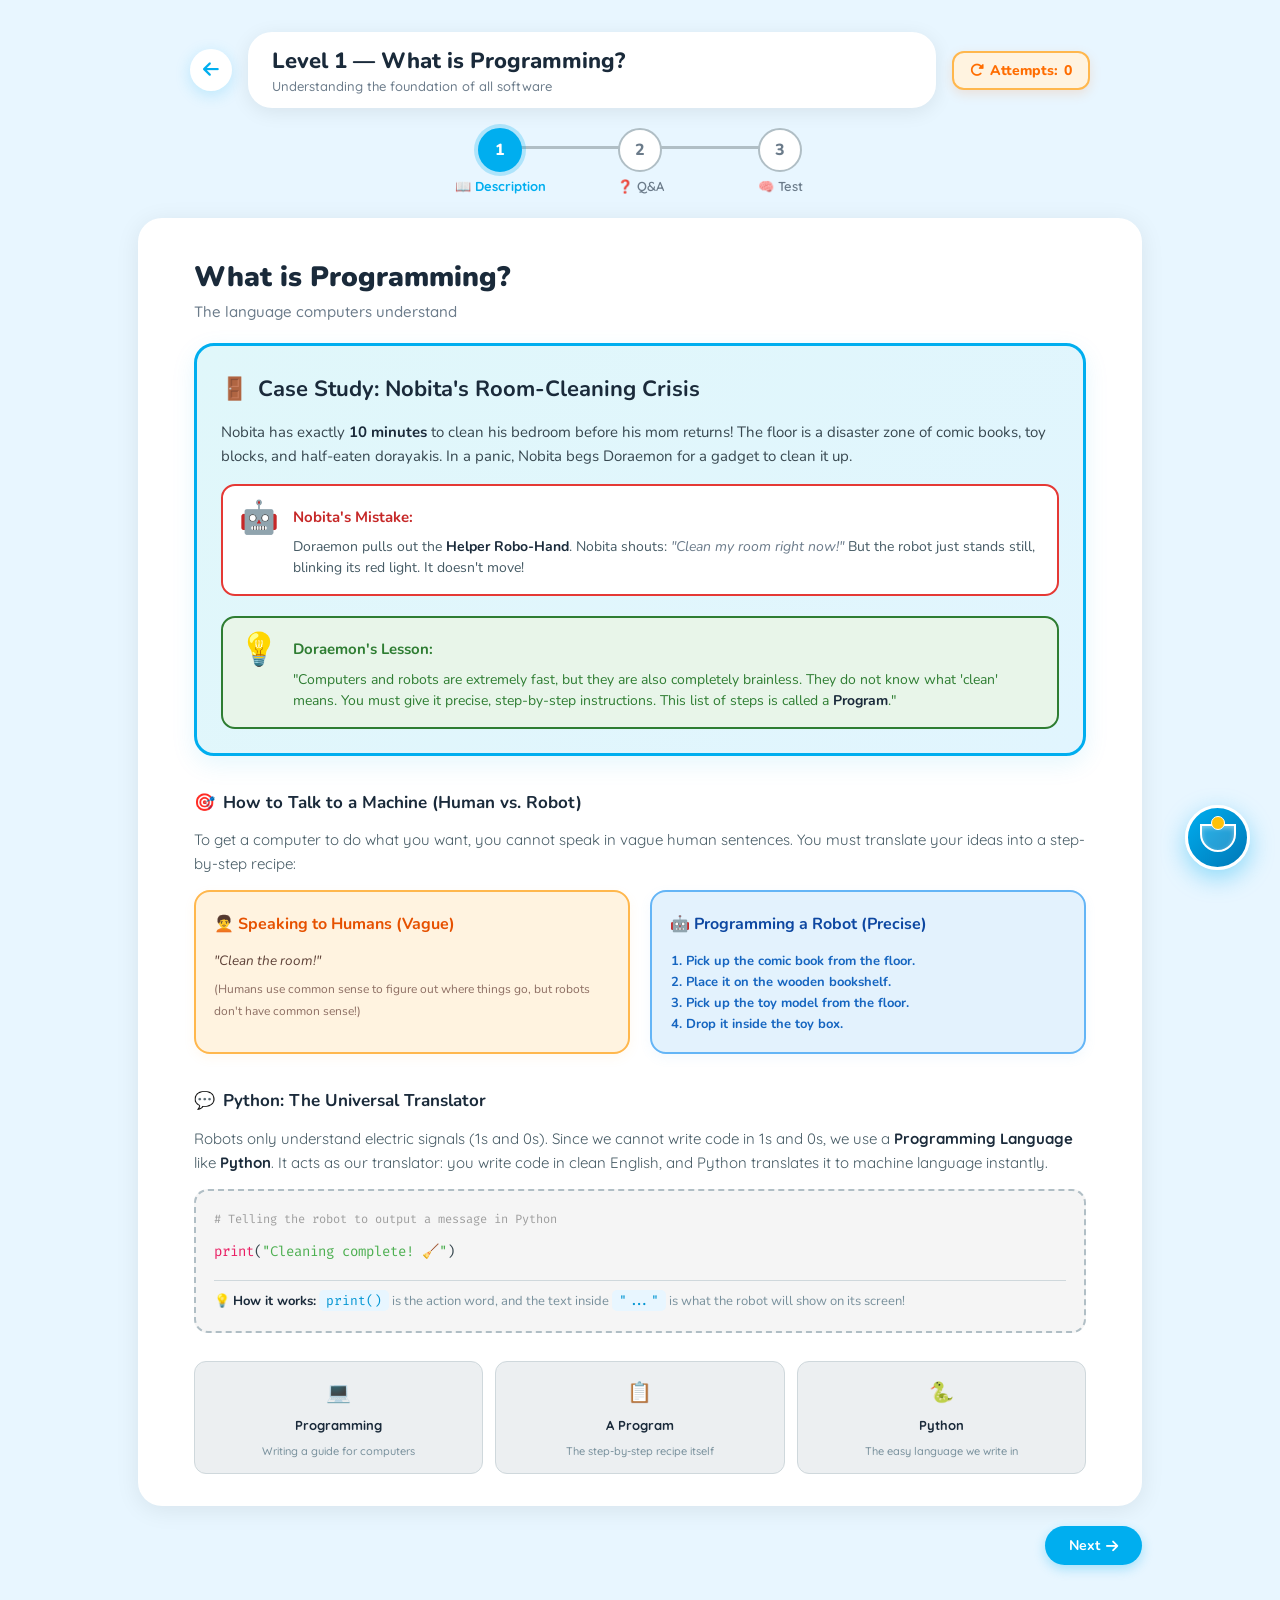
<file: pybe/level.html>
<!DOCTYPE html>
<html lang="en">
<head>
    <meta charset="UTF-8">
    <meta name="viewport" content="width=device-width, initial-scale=1.0">
    <title>PyBe — Level</title>
    <link rel="preconnect" href="https://fonts.googleapis.com">
    <link href="https://fonts.googleapis.com/css2?family=Nunito:wght@400;600;700;800;900&family=Quicksand:wght@400;500;600;700&family=Fira+Code&family=Cinzel:wght@500;700;800;900&family=Great+Vibes&family=Playfair+Display:ital,wght@0,600;0,700;1,500&display=swap" rel="stylesheet">
    <link rel="stylesheet" href="https://cdnjs.cloudflare.com/ajax/libs/font-awesome/6.5.0/css/all.min.css">
    <link rel="stylesheet" href="css/style.css">
</head>
<body>

    <!-- Sky Background -->
    <div class="sky-bg" id="skyBg"></div>

    <!-- Confetti Canvas -->
    <canvas id="confetti-canvas"></canvas>

    <!-- ===== MAIN WRAPPER ===== -->
    <div class="level-wrapper">

        <!-- Header -->
        <div class="level-header">
            <button class="back-btn" id="backBtn">
                <i class="fas fa-arrow-left"></i>
            </button>
            <div class="level-title-block">
                <h2 id="levelTitle">Loading...</h2>
                <p id="levelConcept">—</p>
            </div>
            <!-- Attempts Box -->
            <div class="attempts-badge" id="attemptsBadge">
                <i class="fas fa-redo-alt"></i> Attempts: <span id="attemptsVal">0</span>
            </div>
        </div>

        <!-- ── SECTION STEPPER ── -->
        <div class="section-stepper" id="sectionStepper">
            <div class="stepper-track" id="stepperTrack"></div>
        </div>

        <!-- ── SECTION CONTENT ── -->
        <div class="section-content" id="sectionContent"></div>

        <!-- ── SECTION NAVIGATION ── -->
        <div class="section-nav" id="sectionNav">
            <button class="btn btn-prev" id="btnPrev" style="display:none;">
                <i class="fas fa-arrow-left"></i> Back
            </button>
            <button class="btn btn-next" id="btnNext">
                Next <i class="fas fa-arrow-right"></i>
            </button>
        </div>

    </div><!-- end level-wrapper -->

    <!-- Success Modal -->
    <div class="success-modal" id="successModal">
        <div class="success-modal-content">
            <div class="success-doraemon">🎉</div>
            <h3 id="modalTitle">Level Complete!</h3>
            <p id="modalMsg">Amazing work! You've mastered this topic.</p>
            <button class="btn btn-submit" id="btnNextLevel">
                <i class="fas fa-arrow-right"></i> Next Level
            </button>
            <br><br>
            <a href="home.html" class="modal-link">← Back to Map</a>
        </div>
    </div>

    <!-- Certificate Modal -->
    <div class="success-modal certificate-modal" id="certModal" style="display:none;">
        <div class="success-modal-content" style="position:relative;">
            <!-- Close Button 'X' -->
            <button class="cert-close-btn" id="btnCertCloseX">&times;</button>
            
            <!-- Printable Certificate Area -->
            <div id="printCertArea">
                <div class="cert-border-inner">
                    <div class="cert-corner-ornament top-left"></div>
                    <div class="cert-corner-ornament top-right"></div>
                    <div class="cert-corner-ornament bottom-left"></div>
                    <div class="cert-corner-ornament bottom-right"></div>
                    
                    <div class="cert-logo-container">
                        <div class="cert-inst-title">INDIAN INSTITUTE OF TECHNOLOGY ROPAR</div>
                        <div class="cert-sub-logo">PyBe Python Learning Platform</div>
                    </div>
                    
                    <div class="cert-badge-decoration">
                        <i class="fas fa-medal"></i>
                    </div>
                    
                    <h1 class="cert-main-title">Certificate of Completion</h1>
                    
                    <p class="cert-intro-text">This is proudly presented to</p>
                    
                    <h2 id="certStudentName" class="cert-student-name">Nobita Nobi</h2>
                    
                    <p class="cert-body-text">
                        for successfully completing all 100 levels of the <strong>PyBe Python Programming Course</strong> in association with <strong>IIT Ropar</strong>, demonstrating mastery in structural logic, data collections, OOP patterns, and advanced concurrent execution models.
                    </p>
                    
                    <div class="cert-signature-row">
                        <div class="cert-signature-block">
                            <div class="cert-handwritten-sig">SA</div>
                            <div class="cert-sig-line"></div>
                            <div class="cert-sig-label">Course Instructor</div>
                        </div>
                        <div class="cert-seal-block">
                            <div class="cert-gold-seal">
                                <i class="fas fa-certificate"></i>
                            </div>
                        </div>
                        <div class="cert-signature-block">
                            <div class="cert-handwritten-sig" style="font-family:'Cinzel', serif; font-size:14px; font-weight:800; font-style:normal; transform:none; margin-top:10px;">IIT ROPAR</div>
                            <div class="cert-sig-line"></div>
                            <div class="cert-sig-label">Partner Institution</div>
                        </div>
                    </div>
                </div>
            </div>
            
            <!-- Actions -->
            <div class="cert-actions" style="margin-top:20px; display:flex; gap:12px; justify-content:center;">
                <button class="btn btn-run" id="btnPrintCert">
                    <i class="fas fa-print"></i> Print / Save PDF
                </button>
                <button class="btn btn-submit" id="btnCloseCert">
                    <i class="fas fa-home"></i> Back to Map
                </button>
            </div>
        </div>
    </div>

    <script src="js/progress.js"></script>
    <script src="js/levels_data.js"></script>
    <script src="js/confetti.js"></script>
    <script src="js/floating_pocket.js"></script>
    <script src="js/xp_system.js"></script>
    <script>
    (function () {
        // ── Load level from URL ──────────────────────────────────
        const params = new URLSearchParams(window.location.search);
        const levelId = parseInt(params.get('id')) || 1;
        const level   = window.levels[levelId - 1] || window.levels[0];

        // ── State ────────────────────────────────────────────────
        const sections = level.sections || ["description", "qna", "test", "coding"];
        let currentSection = 0;
        let maxSectionUnlocked = 0;
        let testAnswers    = {};       // questionIndex -> user answer
        let testSubmitted  = false;
        let codingSubmitted = false;   // Track if coding solution is submitted and correct
        let shortAnswerTexts = {};     // index -> typed text
        let xpAwardedSections = new Set();
        let anywhereDoorActive = sessionStorage.getItem('pybe_anywhere_door_active_' + levelId) === 'true';

        // ── Load saved answers if they exist on boot ──────────────────────
        (function() {
            const progress = window.PyBe ? window.PyBe.getProgress() : null;
            const completed = progress && progress.completed && progress.completed.includes(levelId);
            const saved = progress && progress.savedAnswers ? progress.savedAnswers[levelId] : null;
            if (saved) {
                if (saved.testSubmitted) {
                    testAnswers = saved.testAnswers || {};
                    shortAnswerTexts = saved.shortAnswerTexts || {};
                    testSubmitted = true;
                }
                if (saved.codingSubmitted) {
                    codingSubmitted = true;
                }
            } else if (completed) {
                codingSubmitted = true;
                const t = level.test;
                if (t && t.questions) {
                    t.questions.forEach((q, qi) => {
                        testAnswers[qi] = q.answer;
                        if (q.type === 'fill' || q.type === 'short') {
                            shortAnswerTexts[qi] = q.answer || q.sampleAnswer || 'Completed';
                        }
                    });
                    testSubmitted = true;
                }
            }
        })();

        function updateAttemptsBadge() {
            const progress = window.PyBe ? window.PyBe.getProgress() : {};
            const attempts = (progress.attempts && progress.attempts[levelId]) || 0;
            const badgeVal = document.getElementById('attemptsVal');
            if (badgeVal) {
                badgeVal.textContent = attempts;
            }
        }

        // ── Navigation Gate Checkers ─────────────────────────────
        function isSectionCleared(idx) {
            const sec = sections[idx];
            if (sec === 'description' || sec === 'qna') return true;
            if (sec === 'test') {
                if (!testSubmitted) return false;
                const t = level.test;
                if (t && t.questions) {
                    let score = 0;
                    t.questions.forEach((q, i) => {
                        let correct = false;
                        if (q.type === 'fill') {
                            const val = (shortAnswerTexts[i] || '').trim().toLowerCase().replace(/"/g, '');
                            correct = val === q.answer.toLowerCase();
                        } else if (q.type === 'short') {
                            const val = (shortAnswerTexts[i] || '').trim();
                            correct = val.length > 15;
                        } else if (q.type === 'tf') {
                            correct = String(testAnswers[i]) === String(q.answer);
                        } else {
                            correct = parseInt(testAnswers[i]) === q.answer;
                        }
                        if (correct) score++;
                    });
                    const pct = Math.round((score / t.questions.length) * 100);
                    return pct >= 75;
                }
                return true;
            }
            if (sec === 'coding') {
                return codingSubmitted;
            }
            return true;
        }

        function canGoToSection(targetIdx) {
            if (localStorage.getItem('pybe_dev_mode') === 'true') return true;
            if (anywhereDoorActive) return true; // Anywhere Door bypasses all locks!
            const progress = window.PyBe ? window.PyBe.getProgress() : {};
            if (progress.completed && progress.completed.includes(levelId)) return true;
            if (targetIdx <= currentSection) return true;
            if (targetIdx <= maxSectionUnlocked) return true;
            if (targetIdx === currentSection + 1 && isSectionCleared(currentSection)) return true;
            return false;
        }

        const TOTAL_LEVELS = 100;

        // ── DOM refs ─────────────────────────────────────────────
        const titleEl     = document.getElementById('levelTitle');
        const conceptEl   = document.getElementById('levelConcept');
        const stepperTrack = document.getElementById('stepperTrack');
        const sectionContent = document.getElementById('sectionContent');
        const btnPrev     = document.getElementById('btnPrev');
        const btnNext     = document.getElementById('btnNext');
        const successModal = document.getElementById('successModal');

        // ── Init header ──────────────────────────────────────────
        titleEl.textContent   = `Level ${level.id} — ${level.title}`;
        conceptEl.textContent = level.concept;

        // ── Build stepper ────────────────────────────────────────
        const STEP_LABELS = {
            description: "📖 Description",
            qna:         "❓ Q&A",
            test:        "🧠 Test",
            coding:      "💻 Coding"
        };

        function buildStepper() {
            if (levelId === 100) {
                document.getElementById('sectionStepper').style.display = 'none';
                return;
            }
            document.getElementById('sectionStepper').style.display = 'block';
            stepperTrack.innerHTML = '';

            const progress = window.PyBe ? window.PyBe.getProgress() : null;
            const completed = progress && progress.completed && progress.completed.includes(levelId);

            sections.forEach((sec, i) => {
                const step = document.createElement('div');
                step.className = 'step-item';
                if (anywhereDoorActive && !completed) {
                    step.classList.add('anywhere-door-unlocked');
                }
                step.id = `step-${i}`;
                step.innerHTML = `
                    <div class="step-circle">${i + 1}</div>
                    <span class="step-label">${STEP_LABELS[sec] || sec}</span>
                `;
                if (i < currentSection) step.classList.add('done');
                if (i === currentSection) step.classList.add('active');
                step.addEventListener('click', () => {
                    if (canGoToSection(i)) {
                        goToSection(i);
                    } else {
                        showToast("Complete the previous sections first!");
                    }
                });
                stepperTrack.appendChild(step);
            });
        }



        // ── Go to section ────────────────────────────────────────
        function goToSection(idx) {
            if (idx < 0 || idx >= sections.length) return;
            currentSection = idx;
            maxSectionUnlocked = Math.max(maxSectionUnlocked, idx);
            buildStepper();
            renderSection(sections[idx]);
            updateNavButtons();
        }

        // ── Nav buttons ──────────────────────────────────────────
        function updateNavButtons() {
            btnPrev.style.display = currentSection > 0 ? 'flex' : 'none';
            if (currentSection < sections.length - 1) {
                btnNext.style.display = 'flex';
                btnNext.innerHTML = `Next <i class="fas fa-arrow-right"></i>`;
            } else {
                btnNext.style.display = 'flex';
                btnNext.innerHTML = `<i class="fas fa-flag-checkered"></i> Finish &rarr;`;
            }
        }

        btnPrev.addEventListener('click', () => {
            if (currentSection > 0) goToSection(currentSection - 1);
        });

        btnNext.addEventListener('click', () => {
            // Check if current section is cleared before proceeding
            if (!isSectionCleared(currentSection)) {
                const sec = sections[currentSection];
                if (sec === 'test') {
                    if (!testSubmitted) {
                        const totalQ = level.test.questions.length;
                        const answered = Object.keys(testAnswers).length;
                        if (answered < totalQ) {
                            showToast('Answer all ' + totalQ + ' questions first!');
                            return;
                        }
                        submitTest();
                        if (isSectionCleared(currentSection)) {
                            if (currentSection < sections.length - 1) {
                                goToSection(currentSection + 1);
                            } else {
                                finishLevel();
                            }
                        }
                        return;
                    } else {
                        showToast('Score is below 75%. Please retry the test and pass to proceed!');
                        return;
                    }
                } else if (sec === 'coding') {
                    showToast('Please submit the coding solution first (requires at least 75% accuracy)!');
                    return;
                }
                return;
            }

            // Last section — Finish
            if (currentSection >= sections.length - 1) {
                finishLevel();
                return;
            }

            // Award lesson / theory XP
            if (!xpAwardedSections.has(currentSection)) {
                const secType = sections[currentSection];
                if (secType === 'description') {
                    if (window.awardXp) window.awardXp(20, "Lesson Read 📖");
                    xpAwardedSections.add(currentSection);
                } else if (secType === 'theory' || secType === 'qna') {
                    if (window.awardXp) window.awardXp(20, "Theory Reviewed 💡");
                    xpAwardedSections.add(currentSection);
                }
            }

            goToSection(currentSection + 1);
        });

        // ── Render Description ───────────────────────────────────
        function renderDescription() {
            const d = level.description;
            sectionContent.innerHTML = `
                <div class="sec-description">
                    <div class="sec-heading-block">
                        <h2 class="sec-main-heading">${d.heading}</h2>
                        ${d.subheading ? `<p class="sec-sub-heading">${d.subheading}</p>` : ''}
                    </div>
                    <div class="sec-body">${d.body}</div>
                </div>
            `;
        }

        // ── Render Q&A ───────────────────────────────────────────
        function renderQNA() {
            const qnaList = level.qna || [];
            let html = `<div class="sec-qna">
                <div class="sec-heading-block">
                    <h2 class="sec-main-heading">Important Q&A</h2>
                    <p class="sec-sub-heading">Clear your doubts before the test</p>
                </div>
                <div class="qna-list">`;

            qnaList.forEach((item, i) => {
                html += `
                <div class="qna-card" data-index="${i}">
                    <div class="qna-question">
                        <span class="qna-q-icon">Q</span>
                        <span>${item.q}</span>
                        <span class="qna-toggle"><i class="fas fa-chevron-down"></i></span>
                    </div>
                    <div class="qna-answer">
                        <div class="qna-answer-inner">
                            <span class="qna-a-icon">A</span>
                            <span>${item.a}</span>
                        </div>
                    </div>
                </div>`;
            });

            html += `</div></div>`;
            sectionContent.innerHTML = html;

            // Collapsible behaviour
            sectionContent.querySelectorAll('.qna-card').forEach(card => {
                card.querySelector('.qna-question').addEventListener('click', () => {
                    const isOpen = card.classList.contains('open');
                    // close all
                    sectionContent.querySelectorAll('.qna-card').forEach(c => c.classList.remove('open'));
                    if (!isOpen) card.classList.add('open');
                });
            });
        }

        // ── Render Test ──────────────────────────────────────────
        function showSubmittedTestState() {
            const t = level.test;
            let score = 0;
            let total = t.questions.length;
            
            t.questions.forEach((q, qi) => {
                const userAns = testAnswers[qi];
                let correct = false;

                if (q.type === 'fill') {
                    const input = document.getElementById(`fill-${qi}`);
                    const val = (input ? input.value.trim().toLowerCase() : '').replace(/"/g, '');
                    const expected = (q.answer.toLowerCase()).replace(/"/g, '');
                    correct = val === expected;
                } else if (q.type === 'short') {
                    const ta = document.getElementById(`short-${qi}`);
                    const val = (ta ? ta.value.trim() : '');
                    correct = val.length > 15;
                } else if (q.type === 'tf') {
                    correct = userAns === q.answer;
                } else {
                    correct = parseInt(userAns) === q.answer;
                }

                if (correct) score++;

                const card = document.querySelector(`.question-card[data-qi="${qi}"]`);
                if (card) {
                    card.classList.add(correct ? 'correct' : 'incorrect');
                    
                    if (correct) {
                        card.querySelectorAll('input, textarea').forEach(el => el.disabled = true);
                    } else {
                        card.querySelectorAll('input, textarea').forEach(el => el.disabled = false);
                    }
                    
                    if (q.type === 'mcq') {
                        card.querySelectorAll('.q-option').forEach(l => {
                            const oi = parseInt(l.dataset.oi);
                            if (correct) {
                                l.style.pointerEvents = 'none';
                                l.classList.remove('correct', 'incorrect');
                                if (oi === q.answer) l.classList.add('correct');
                            } else {
                                l.style.pointerEvents = '';
                                l.classList.remove('correct', 'incorrect');
                                if (parseInt(userAns) === oi) l.classList.add('incorrect');
                            }
                        });
                    } else if (q.type === 'tf') {
                        card.querySelectorAll('.q-tf-btn').forEach(l => {
                            const v = l.querySelector('input').value;
                            if (correct) {
                                l.style.pointerEvents = 'none';
                                l.classList.remove('correct', 'incorrect');
                                if (v === q.answer) l.classList.add('correct');
                            } else {
                                l.style.pointerEvents = '';
                                l.classList.remove('correct', 'incorrect');
                                if (v === userAns) l.classList.add('incorrect');
                            }
                        });
                    }
                }
            });

            const pct = Math.round((score / total) * 100);
            const passed = pct >= 75;
            
            document.getElementById('testSubmitRow').style.display = 'none';
            const resultEl = document.getElementById('testResult');
            resultEl.style.display = 'block';
            resultEl.className = `test-result ${passed ? 'passed' : 'failed'}`;
            resultEl.innerHTML = `
                <div class="result-score">${score} / ${total} correct (${pct}%)</div>
                <div class="result-msg">${passed ? '✅ Great job! You\'re ready for the next section.' : '⚠️ Review the material and try again!'}</div>
                <button class="btn btn-retry" id="btnResultRetryTest" style="background:#7f8c8d; border-color:#7f8c8d; margin-top: 15px;"><i class="fas fa-redo"></i> Retry Test</button>
            `;
            
            document.getElementById('btnResultRetryTest').addEventListener('click', () => {
                testAnswers = {};
                shortAnswerTexts = {};
                testSubmitted = false;
                if (window.PyBe) {
                    const progress = window.PyBe.getProgress();
                    if (progress.savedAnswers && progress.savedAnswers[levelId]) {
                        delete progress.savedAnswers[levelId];
                        window.PyBe.saveProgress(progress);
                    }
                    if (window.PyBe.recordAttempt) {
                        window.PyBe.recordAttempt(levelId);
                    }
                    updateAttemptsBadge();
                }
                renderTest();
            });
        }

        function renderTest() {
            const t = level.test;
            const isDev = localStorage.getItem('pybe_dev_mode') === 'true';

            const progress = window.PyBe ? window.PyBe.getProgress() : null;
            const completed = progress && progress.completed && progress.completed.includes(level.id);
            const score = (progress && progress.testScores && progress.testScores[level.id] !== undefined) ? progress.testScores[level.id] : (completed ? 100 : null);

            // Load saved answers if they exist (even if not completed) or if completed
            const saved = progress && progress.savedAnswers ? progress.savedAnswers[level.id] : null;
            if (saved) {
                testAnswers = saved.testAnswers || {};
                shortAnswerTexts = saved.shortAnswerTexts || {};
                if (saved.testSubmitted && !testSubmitted) {
                    testSubmitted = true;
                }
            } else if (completed && !testSubmitted) {
                // Back-compat auto-fill
                t.questions.forEach((q, qi) => {
                    testAnswers[qi] = q.answer;
                    if (q.type === 'fill' || q.type === 'short') {
                        shortAnswerTexts[qi] = q.answer || q.sampleAnswer || 'Completed';
                    }
                });
                testSubmitted = true;
            }

            sectionContent.innerHTML = `
                <div class="sec-test">
                    <div class="sec-heading-block" style="display: flex; align-items: center; justify-content: space-between; flex-wrap: wrap; gap: 12px; margin-bottom: 24px;">
                        <div>
                            <h2 class="sec-main-heading">🧠 Test Your Understanding</h2>
                            <p class="sec-sub-heading">${t.intro || 'Answer all questions below.'}</p>
                        </div>
                        ${(completed && score !== null) ? `
                        <div class="previous-score-badge" style="background: rgba(46, 204, 113, 0.15); border: 2px solid #2ecc71; color: #27ae60; padding: 8px 16px; border-radius: 12px; font-family: 'Nunito', sans-serif; font-weight: 800; font-size: 15px; display: flex; align-items: center; gap: 8px; box-shadow: 0 4px 10px rgba(46, 204, 113, 0.1);">
                            <i class="fas fa-award"></i>
                            <span>Latest Score: ${score}%</span>
                        </div>
                        ` : ''}
                    </div>
                    <div class="test-questions" id="testQuestions"></div>
                    <div class="test-result" id="testResult" style="display:none;"></div>
                    <div class="test-submit-row" id="testSubmitRow">
                        <button class="btn btn-submit" id="btnSubmitTest">
                            <i class="fas fa-check-circle"></i> ${sections.indexOf('test') === sections.length - 1 ? 'Submit Answers' : 'Check Score'}
                        </button>
                        <button class="btn btn-retry" id="btnRetryTest" style="display:none; background:#7f8c8d; border-color:#7f8c8d; margin-left: 10px;">
                            <i class="fas fa-redo"></i> Retry Test
                        </button>
                        ${isDev ? `
                        <button class="btn btn-run" id="btnDevAutoFillTest" style="background:#8e44ad; border-color:#8e44ad; margin-left: 10px;">
                            <i class="fas fa-magic"></i> Auto-fill Test
                        </button>
                        ` : ''}
                    </div>
                </div>
            `;

            const questionsEl = document.getElementById('testQuestions');
            t.questions.forEach((q, qi) => {
                questionsEl.appendChild(buildQuestionEl(q, qi));
            });

            document.getElementById('btnSubmitTest').addEventListener('click', submitTest);
            document.getElementById('btnRetryTest').addEventListener('click', () => {
                testAnswers    = {};
                shortAnswerTexts = {};
                testSubmitted  = false;
                if (window.PyBe && window.PyBe.recordAttempt) {
                    window.PyBe.recordAttempt(levelId);
                    updateAttemptsBadge();
                }
                renderTest();
            });

            if (testSubmitted) {
                showSubmittedTestState();
            } else {
                // If testSubmitted is false, but we have saved answers, lock only correct ones and highlight incorrect choices in red
                t.questions.forEach((q, qi) => {
                    const userAns = testAnswers[qi];
                    if (userAns !== undefined || shortAnswerTexts[qi] !== undefined) {
                        let correct = false;
                        if (q.type === 'fill') {
                            const val = (shortAnswerTexts[qi] || '').trim().toLowerCase().replace(/"/g, '');
                            correct = val === q.answer.toLowerCase();
                        } else if (q.type === 'short') {
                            const val = (shortAnswerTexts[qi] || '').trim();
                            correct = val.length > 15;
                        } else if (q.type === 'tf') {
                            correct = String(userAns) === String(q.answer);
                        } else {
                            correct = parseInt(userAns) === q.answer;
                        }

                        const card = document.querySelector(`.question-card[data-qi="${qi}"]`);
                        if (card) {
                            card.classList.add(correct ? 'correct' : 'incorrect');
                            if (correct) {
                                card.querySelectorAll('input, textarea').forEach(el => el.disabled = true);
                                card.style.pointerEvents = 'none';
                                if (q.type === 'mcq') {
                                    card.querySelectorAll('.q-option').forEach(l => {
                                        const oi = parseInt(l.dataset.oi);
                                        if (oi === q.answer) {
                                            l.classList.add('correct');
                                            l.style.pointerEvents = 'none';
                                        }
                                    });
                                } else if (q.type === 'tf') {
                                    card.querySelectorAll('.q-tf-btn').forEach(l => {
                                        const v = l.querySelector('input').value;
                                        if (v === q.answer) {
                                            l.classList.add('correct');
                                            l.style.pointerEvents = 'none';
                                        }
                                    });
                                }
                            } else {
                                card.querySelectorAll('input, textarea').forEach(el => el.disabled = false);
                                card.style.pointerEvents = '';
                                if (q.type === 'mcq') {
                                    card.querySelectorAll('.q-option').forEach(l => {
                                        const oi = parseInt(l.dataset.oi);
                                        if (parseInt(userAns) === oi) {
                                            l.classList.add('incorrect');
                                        }
                                    });
                                } else if (q.type === 'tf') {
                                    card.querySelectorAll('.q-tf-btn').forEach(l => {
                                        const v = l.querySelector('input').value;
                                        if (v === userAns) {
                                            l.classList.add('incorrect');
                                        }
                                    });
                                }
                            }
                        }
                    }
                });
            }

            if (isDev && document.getElementById('btnDevAutoFillTest')) {
                document.getElementById('btnDevAutoFillTest').addEventListener('click', () => {
                    t.questions.forEach((q, qi) => {
                        if (q.type === 'mcq') {
                            const radio = document.querySelector(`input[name="q${qi}"][value="${q.answer}"]`);
                            if (radio) {
                                radio.checked = true;
                                radio.dispatchEvent(new Event('change'));
                            }
                        } else if (q.type === 'fill') {
                            const el = document.getElementById('fill-' + qi);
                            if (el) {
                                el.value = q.answer;
                                el.dispatchEvent(new Event('input'));
                            }
                        } else if (q.type === 'tf') {
                            const radio = document.querySelector(`input[name="tf${qi}"][value="${q.answer}"]`);
                            if (radio) {
                                radio.checked = true;
                                radio.dispatchEvent(new Event('change'));
                            }
                        } else if (q.type === 'short') {
                            const el = document.getElementById('short-' + qi);
                            if (el) {
                                el.value = q.sampleAnswer || "This is a placeholder developer response that meets length requirement of 15 chars.";
                                el.dispatchEvent(new Event('input'));
                            }
                        }
                    });
                    showToast('Test answers filled! Click Submit Answers to pass. 🚀');
                });
            }
        }

        function buildQuestionEl(q, qi) {
            const wrap = document.createElement('div');
            wrap.className = `question-card qtype-${q.type}`;
            wrap.dataset.qi = qi;

            if (q.type === 'mcq') {
                wrap.innerHTML = `<div class="q-text">${qi + 1}. ${q.question}</div>
                    <div class="q-options">${q.options.map((opt, oi) => `
                        <label class="q-option" data-oi="${oi}">
                            <input type="radio" name="q${qi}" value="${oi}">
                            <span class="q-opt-circle">${String.fromCharCode(65 + oi)}</span>
                            <span class="q-opt-text">${opt}</span>
                        </label>`).join('')}</div>`;

                wrap.querySelectorAll('input').forEach(inp => {
                    inp.addEventListener('change', e => {
                        testAnswers[qi] = parseInt(e.target.value);
                        wrap.querySelectorAll('.q-option').forEach(l => l.classList.remove('selected', 'correct', 'incorrect'));
                        wrap.querySelector(`label[data-oi="${e.target.value}"]`).classList.add('selected');
                        wrap.classList.remove('incorrect', 'correct');
                    });
                    if (testAnswers[qi] !== undefined && parseInt(inp.value) === testAnswers[qi]) {
                        inp.checked = true;
                        inp.closest('label').classList.add('selected');
                    }
                });

            } else if (q.type === 'fill') {
                wrap.innerHTML = `<div class="q-text">${qi + 1}. ${q.question}</div>
                    <div class="q-fill-row">
                        <input type="text" class="q-fill-input" id="fill-${qi}" placeholder="Type your answer here..."
                            value="${shortAnswerTexts[qi] || ''}" autocomplete="off">
                    </div>`;
                wrap.querySelector(`#fill-${qi}`).addEventListener('input', e => {
                    shortAnswerTexts[qi] = e.target.value;
                    wrap.classList.remove('incorrect', 'correct');
                });

            } else if (q.type === 'tf') {
                wrap.innerHTML = `<div class="q-text">${qi + 1}. ${q.question}</div>
                    <div class="q-tf-row">
                        <label class="q-tf-btn"><input type="radio" name="tf${qi}" value="true"><span>True</span></label>
                        <label class="q-tf-btn"><input type="radio" name="tf${qi}" value="false"><span>False</span></label>
                    </div>`;
                wrap.querySelectorAll('input').forEach(inp => {
                    inp.addEventListener('change', e => {
                        testAnswers[qi] = e.target.value;
                        wrap.querySelectorAll('.q-tf-btn').forEach(l => l.classList.remove('selected', 'correct', 'incorrect'));
                        wrap.querySelector(`input[value="${e.target.value}"]`).closest('label').classList.add('selected');
                        wrap.classList.remove('incorrect', 'correct');
                    });
                    if (testAnswers[qi] !== undefined && inp.value === testAnswers[qi]) {
                        inp.checked = true;
                        inp.closest('label').classList.add('selected');
                    }
                });

            } else if (q.type === 'short') {
                wrap.innerHTML = `<div class="q-text">${qi + 1}. ${q.question}
                        <span class="q-short-hint">(Write 1-3 sentences)</span></div>
                    <div class="q-short-row">
                        <textarea class="q-short-input" id="short-${qi}" rows="3"
                            placeholder="Write your answer here...">${shortAnswerTexts[qi] || ''}</textarea>
                    </div>`;
                wrap.querySelector(`#short-${qi}`).addEventListener('input', e => {
                    shortAnswerTexts[qi] = e.target.value;
                    wrap.classList.remove('incorrect', 'correct');
                });
            }

            return wrap;
        }

        function submitTest() {
            if (testSubmitted) return;
            const t = level.test;
            let score   = 0;
            let total   = t.questions.length;
            let details = [];

            t.questions.forEach((q, qi) => {
                const userAns = testAnswers[qi];
                let correct = false;

                if (q.type === 'fill') {
                    const input = document.getElementById(`fill-${qi}`);
                    const val   = (input ? input.value.trim().toLowerCase() : '').replace(/"/g, '');
                    const expected = (q.answer.toLowerCase()).replace(/"/g, '');
                    correct = val === expected;
                } else if (q.type === 'short') {
                    const ta = document.getElementById(`short-${qi}`);
                    const val = (ta ? ta.value.trim() : '');
                    correct = val.length > 15; // must have typed something reasonable
                } else if (q.type === 'tf') {
                    correct = userAns === q.answer;
                } else {
                    correct = parseInt(userAns) === q.answer;
                }

                if (correct) score++;

                // Mark card
                const card = document.querySelector(`.question-card[data-qi="${qi}"]`);
                if (card) {
                    card.classList.add(correct ? 'correct' : 'incorrect');
                    if (q.type === 'mcq') {
                        card.querySelectorAll('.q-option').forEach(l => {
                            l.classList.remove('correct', 'incorrect');
                            const oi = parseInt(l.dataset.oi);
                            if (correct && oi === q.answer) l.classList.add('correct');
                            if (parseInt(userAns) === oi && oi !== q.answer) l.classList.add('incorrect');
                        });
                    } else if (q.type === 'fill' || q.type === 'short') {
                        card.classList.add(correct ? 'correct' : 'incorrect');
                    } else if (q.type === 'tf') {
                        card.querySelectorAll('.q-tf-btn').forEach(l => {
                            const v = l.querySelector('input').value;
                            if (correct && v === q.answer) l.classList.add('correct');
                            if (v === userAns && v !== q.answer) l.classList.add('incorrect');
                        });
                    }
                }

                details.push({ qi, correct });
            });

            testSubmitted = true;

            const pct = Math.round((score / total) * 100);

            // Log to Time TV History
            try {
                let history = [];
                try {
                    history = JSON.parse(localStorage.getItem('pybe_time_tv_history') || '[]');
                } catch(e) {}
                if (!Array.isArray(history)) history = [];

                let existing = history.find(h => h.levelId === levelId);
                let incorrectList = [];
                t.questions.forEach((q, qi) => {
                    const card = document.querySelector(`.question-card[data-qi="${qi}"]`);
                    if (card && card.classList.contains('incorrect')) {
                        incorrectList.push(q.question);
                    }
                });

                if (existing) {
                    existing.attemptsCount++;
                    existing.accuracy = pct;
                    existing.incorrectAnswers = incorrectList;
                    if (incorrectList.length > 0 && !existing.weaknesses.includes(level.concept || "General Python")) {
                        existing.weaknesses.push(level.concept || "General Python");
                    }
                } else {
                    history.push({
                        levelId: levelId,
                        title: level.title || `Level ${levelId}`,
                        attemptsCount: 1,
                        accuracy: pct,
                        incorrectAnswers: incorrectList,
                        codeSubmission: "",
                        strengths: pct >= 75 ? [level.concept || "General Python"] : [],
                        weaknesses: incorrectList.length > 0 ? [level.concept || "General Python"] : []
                    });
                }
                localStorage.setItem('pybe_time_tv_history', JSON.stringify(history));
            } catch(e) { console.error("Error saving Time TV history", e); }

            document.getElementById('testSubmitRow').style.display = 'none';
            const resultEl = document.getElementById('testResult');
            const passed = pct >= 75;

            if (window.PyBe) {
                const progress = window.PyBe.getProgress();
                progress.testScores = progress.testScores || {};
                progress.testScores[levelId] = pct;

                progress.savedAnswers = progress.savedAnswers || {};
                progress.savedAnswers[levelId] = {
                    testAnswers: testAnswers,
                    shortAnswerTexts: shortAnswerTexts,
                    testSubmitted: true
                };

                window.PyBe.saveProgress(progress);

                // Update badge dynamically
                let badgeEl = document.querySelector('.previous-score-badge');
                if (!badgeEl) {
                    const headingBlock = document.querySelector('.sec-heading-block');
                    if (headingBlock) {
                        badgeEl = document.createElement('div');
                        badgeEl.className = 'previous-score-badge';
                        badgeEl.style.cssText = 'background: rgba(46, 204, 113, 0.15); border: 2px solid #2ecc71; color: #27ae60; padding: 8px 16px; border-radius: 12px; font-family: "Nunito", sans-serif; font-weight: 800; font-size: 15px; display: flex; align-items: center; gap: 8px; box-shadow: 0 4px 10px rgba(46, 204, 113, 0.1);';
                        badgeEl.innerHTML = `<i class="fas fa-award"></i> <span>Latest Score: ${pct}%</span>`;
                        headingBlock.appendChild(badgeEl);
                    }
                } else {
                    const span = badgeEl.querySelector('span');
                    if (span) span.textContent = `Latest Score: ${pct}%`;
                }
            }

            const isTimeClothUsed = sessionStorage.getItem('pybe_time_cloth_used_' + levelId) === 'true';
            if (passed && !xpAwardedSections.has('test')) {
                xpAwardedSections.add('test');
                if (!isTimeClothUsed) {
                    if (pct === 100) {
                        if (window.awardXp) window.awardXp(80, "Perfect Test Score! 🎯");
                        if (window.unlockAchievement) window.unlockAchievement('perfect_marks');
                    } else {
                        if (window.awardXp) window.awardXp(50, "Test Cleared! ❓");
                    }
                }
            }

            resultEl.style.display = 'block';
            resultEl.className = `test-result ${passed ? 'passed' : 'failed'}`;
            resultEl.innerHTML = `
                <div class="result-score">${score} / ${total} correct (${pct}%)</div>
                <div class="result-msg">${passed ? '✅ Great job! You\'re ready for the next section.' : '⚠️ Review the material and try again!'}</div>
                ${!passed ? '<button class="btn btn-retry" id="btnResultRetryTest"><i class="fas fa-redo"></i> Retry Test</button>' : ''}
            `;

            if (!passed) {
                document.getElementById('btnResultRetryTest').addEventListener('click', () => {
                    testAnswers    = {};
                    shortAnswerTexts = {};
                    testSubmitted  = false;
                    if (window.PyBe) {
                        const progress = window.PyBe.getProgress();
                        if (progress.savedAnswers && progress.savedAnswers[levelId]) {
                            delete progress.savedAnswers[levelId];
                            window.PyBe.saveProgress(progress);
                        }
                    }
                    renderTest();
                });
            }
        }

        // ── Render Coding ────────────────────────────────────────
        function renderCoding() {
            if (levelId === 100) {
                renderLevel100Project();
                return;
            }
            const hasScenario = !!level.scenario;
            const progress = window.PyBe ? window.PyBe.getProgress() : null;
            const completed = progress && progress.completed && progress.completed.includes(levelId);
            const saved = progress && progress.savedAnswers ? progress.savedAnswers[levelId] : null;
            const savedCode = saved ? (saved.submittedCode || '') : '';
            const starterCode = savedCode || (completed ? (level.solution || '') : '');
            const isDev = localStorage.getItem('pybe_dev_mode') === 'true';

            sectionContent.innerHTML = `
                <div class="sec-coding">
                    <div class="sec-heading-block">
                        <h2 class="sec-main-heading">💻 Coding Round</h2>
                        <p class="sec-sub-heading">Apply what you've learned — write real Python code!</p>
                    </div>

                    ${hasScenario ? `
                    <div class="scenario-card">
                        <div class="scenario-tag">📋 Your Mission</div>
                        <p class="scenario-text">${level.scenario}</p>
                    </div>` : ''}

                    <div class="code-area-container" style="display: flex; gap: 20px; align-items: stretch; max-width: 900px; margin: 0 auto 20px; width: 100%;">
                        <div class="code-area" style="flex: 1; margin: 0;">
                            <div class="code-area-header">
                                <div class="code-dot red"></div>
                                <div class="code-dot yellow"></div>
                                <div class="code-dot green"></div>
                                <span>python</span>
                            </div>
                            <textarea class="code-editor" id="codeEditor" spellcheck="false"
                                placeholder="# Write your Python code here...">${starterCode}</textarea>
                        </div>
                        <div class="copter-helper-panel" id="copterHelperPanel" style="display: none; width: 340px; background: #E8F6FF; border: 3.5px solid #00AEEF; border-radius: 20px; padding: 18px; box-shadow: 0 8px 24px rgba(0, 174, 239, 0.15); flex-direction: column; overflow-y: auto; max-height: 380px; scrollbar-width: thin; scrollbar-color: #00AEEF transparent; z-index: 100;">
                        </div>
                    </div>

                    <div class="action-row">
                        <button class="btn btn-run" id="btnRun">
                            <i class="fas fa-play"></i> Run Code
                        </button>
                        <button class="btn btn-submit" id="btnSubmitCode">
                            <i class="fas fa-check"></i> Submit
                        </button>
                        <button class="btn btn-hint" id="btnHintCode">
                            <i class="fas fa-lightbulb"></i> Hint
                        </button>
                        ${isDev ? `
                        <button class="btn btn-run" id="btnDevAutoFillCode" style="background:#8e44ad; border-color:#8e44ad;">
                            <i class="fas fa-magic"></i> Auto-fill Solution
                        </button>
                        ` : ''}
                    </div>

                    <div class="console-output ${codingSubmitted ? 'show' : ''}" id="consoleOutput">
                        ${codingSubmitted ? `<span class="console-success">✅ Code submission successful!\n🤖 Doraemon says: "Excellent job! Click the Finish button in the bottom navigation to complete the level."</span>` : ''}
                    </div>

                    <div class="hint-bubble" id="hintBubble">
                        <div class="hint-icon">🤖</div>
                        <p id="hintText">${level.hint || 'Hint will appear here...'}</p>
                    </div>
                </div>
            `;

            // Hint
            document.getElementById('btnHintCode').addEventListener('click', () => {
                document.getElementById('hintBubble').classList.toggle('show');
            });

            if (isDev && document.getElementById('btnDevAutoFillCode')) {
                document.getElementById('btnDevAutoFillCode').addEventListener('click', () => {
                    const editor = document.getElementById('codeEditor');
                    if (editor && level.solution) {
                        editor.value = level.solution;
                        editor.dispatchEvent(new Event('input'));
                        showToast('Coding solution auto-filled! Click Run or Submit. 🚀');
                    }
                });
            }

            // Run
            document.getElementById('btnRun').addEventListener('click', () => {
                const code = document.getElementById('codeEditor').value;
                const output = simulateRun(code);
                const expectedOutput = simulateRun(level.solution || '');
                
                const cleanOutput = output.replace(/\s+/g, '').replace(/['"]/g, '"');
                const cleanExpected = expectedOutput.replace(/\s+/g, '').replace(/['"]/g, '"');
                const isCorrect = cleanOutput === cleanExpected;
                
                const consoleEl = document.getElementById('consoleOutput');
                consoleEl.innerHTML = `
                    <div style="font-family: 'Fira Code', monospace; line-height: 1.6;">
                        <strong>Your Output:</strong>
                        <pre style="background: rgba(0,0,0,0.2); padding: 8px; border-radius: 4px; margin: 4px 0;">${output}</pre>
                        <div style="margin-top: 8px; font-weight: bold; color: ${isCorrect ? '#4CAF50' : '#F44336'};">
                            ${isCorrect ? '✅ Output is correct!' : '❌ Output is incorrect.'}
                        </div>
                    </div>
                `;
                consoleEl.classList.add('show');
            });

            // Submit
            document.getElementById('btnSubmitCode').addEventListener('click', () => {
                const code     = document.getElementById('codeEditor').value.trim();
                const solution = (level.solution || '').trim();

                const capsuleActive = !!window.energyCapsuleActive;
                if (capsuleActive) {
                    window.energyCapsuleActive = false;
                    const btn = document.getElementById('btnSubmitCode');
                    if (btn) btn.classList.remove('capsule-active');
                }

                // Split solution and user code into non-empty trimmed lines
                const solLines = solution.split('\n').map(l => l.trim()).filter(l => l !== '');
                const userLines = code.split('\n').map(l => l.trim()).filter(l => l !== '');

                const total = Math.max(solLines.length, userLines.length);
                let pct = 0;
                
                if (total > 0) {
                    const normalize = line => line.replace(/\s+/g, '').replace(/['"]/g, '"');
                    let correctCount = 0;
                    for (let i = 0; i < Math.min(solLines.length, userLines.length); i++) {
                        if (normalize(userLines[i]) === normalize(solLines[i])) {
                            correctCount++;
                        }
                    }
                    pct = Math.round((correctCount / total) * 100);
                }

                // Log coding submission to Time TV History
                try {
                    let history = [];
                    try {
                        history = JSON.parse(localStorage.getItem('pybe_time_tv_history') || '[]');
                    } catch(e) {}
                    if (!Array.isArray(history)) history = [];

                    let existing = history.find(h => h.levelId === levelId);
                    const isSuccess = pct >= 75;
                    
                    if (existing) {
                        if (!capsuleActive) existing.attemptsCount++;
                        existing.codeSubmission = code;
                        if (!isSuccess && !existing.weaknesses.includes("Coding Submissions")) {
                            existing.weaknesses.push("Coding Submissions");
                        }
                        if (isSuccess && !existing.strengths.includes("Coding Execution")) {
                            existing.strengths.push("Coding Execution");
                        }
                    } else {
                        history.push({
                            levelId: levelId,
                            title: level.title || `Level ${levelId}`,
                            attemptsCount: capsuleActive ? 0 : 1,
                            accuracy: pct,
                            incorrectAnswers: isSuccess ? [] : ["Coding Submission Error"],
                            codeSubmission: code,
                            strengths: isSuccess ? ["Coding Execution"] : [],
                            weaknesses: isSuccess ? [] : ["Coding Submissions"]
                        });
                    }
                    localStorage.setItem('pybe_time_tv_history', JSON.stringify(history));
                } catch(e) { console.error("Error saving Time TV history", e); }

                if (pct >= 75) {
                    codingSubmitted = true;
                    if (!xpAwardedSections.has('coding')) {
                        xpAwardedSections.add('coding');
                        if (window.awardXp) window.awardXp(80, "Coding Round Complete! 💻");
                    }
                    const consoleEl = document.getElementById('consoleOutput');
                    consoleEl.innerHTML = `<span class="console-success">✅ Code submission successful!\nAccuracy: <strong>${pct}%</strong> (Cleared requirement of 75%)\n\n🤖 Doraemon says: "Excellent job! Click the Finish button in the bottom navigation to complete the level."</span>`;
                    consoleEl.classList.add('show');
                    if (capsuleActive) showToast("💊 Energy Capsule verified correct code! Shielded attempt.");
                } else {
                    codingSubmitted = false;
                    if (!capsuleActive) {
                        if (window.PyBe && window.PyBe.recordAttempt) {
                            window.PyBe.recordAttempt(levelId);
                            updateAttemptsBadge();
                        }
                    }
                    const editor = document.getElementById('codeEditor');
                    editor.classList.add('shake');
                    setTimeout(() => editor.classList.remove('shake'), 500);
                    const consoleEl = document.getElementById('consoleOutput');
                    consoleEl.innerHTML = `<span class="console-error">❌ Code submission failed!\nAccuracy: <strong>${pct}%</strong> (Below the 75% requirement)\n\n🤖 Doraemon says: "${level.wrongHint || 'Check your code structure and try again.'}"</span>`;
                    consoleEl.classList.add('show');
                    if (capsuleActive) showToast("💊 Energy Capsule consumed! This mistake was shielded.");
                }

                // Save code and status to progress answers
                if (window.PyBe) {
                    const progress = window.PyBe.getProgress();
                    progress.savedAnswers = progress.savedAnswers || {};
                    progress.savedAnswers[levelId] = progress.savedAnswers[levelId] || {};
                    progress.savedAnswers[levelId].submittedCode = code;
                    progress.savedAnswers[levelId].codingSubmitted = codingSubmitted;
                    window.PyBe.saveProgress(progress);
                }
            });
        }

        function renderLevel100Project() {
            sectionContent.innerHTML = `
                <div class="sec-coding level-100-project">
                    <div class="sec-heading-block">
                        <h2 class="sec-main-heading">🚀 Final Project & Certificate</h2>
                        <p class="sec-sub-heading">IIT Ropar - PyBe by SA</p>
                    </div>

                    <div class="scenario-card">
                        <div class="scenario-tag">🎓 Final Mission</div>
                        <p class="scenario-text">
                            Congratulations on reaching the final level! To complete the course and claim your certificate, please:
                            <br>1. Enter your full name exactly as it should appear on your certificate.
                            <br>2. Enter your GitHub repository link.
                            <br>3. Copy and paste your Python code in the editor.
                        </p>
                    </div>

                    <div class="project-form-card" style="background: white; padding: 24px; border-radius: var(--radius-lg); box-shadow: 0 4px 20px rgba(0,0,0,0.08); margin-bottom: 20px;">
                        <div style="margin-bottom: 16px;">
                            <label style="display:block; font-weight:700; margin-bottom:8px; font-family:'Nunito',sans-serif; color:var(--text-dark);">1. Enter Your Full Name (for Certificate):</label>
                            <input type="text" id="studentName" placeholder="Enter your full name..." style="width:100%; padding:12px; border-radius:var(--radius-sm); border:2px solid #ccc; font-family:'Quicksand',sans-serif; font-size:15px; font-weight:600; outline:none; color:var(--text-dark);">
                        </div>
                        <div style="margin-bottom: 16px;">
                            <label style="display:block; font-weight:700; margin-bottom:8px; font-family:'Nunito',sans-serif; color:var(--text-dark);">2. Enter GitHub Repository Link:</label>
                            <input type="url" id="githubLink" placeholder="https://github.com/username/project-repo..." style="width:100%; padding:12px; border-radius:var(--radius-sm); border:2px solid #ccc; font-family:'Quicksand',sans-serif; font-size:15px; font-weight:600; outline:none; color:var(--text-dark);">
                        </div>
                    </div>

                    <div class="code-area">
                        <div class="code-area-header">
                            <div class="code-dot red"></div>
                            <div class="code-dot yellow"></div>
                            <div class="code-dot green"></div>
                            <span>project_source.py</span>
                        </div>
                        <textarea class="code-editor" id="codeEditor" spellcheck="false" style="min-height: 250px;"
                            placeholder="# Paste your Python project code here..."></textarea>
                    </div>

                    <div class="action-row">
                        <button class="btn btn-submit" id="btnSubmitProject" style="flex:1;">
                            <i class="fas fa-certificate"></i> Submit Project & Claim Certificate
                        </button>
                    </div>
                </div>
            `;

            // Clear test dummy values from localStorage if they match
            if (localStorage.getItem('pybe_github_link') === 'https://github.com/nobita/pybe-chatbot' || localStorage.getItem('pybe_student_name') === 'Nobita Nobi') {
                localStorage.removeItem('pybe_student_name');
                localStorage.removeItem('pybe_project_code');
                localStorage.removeItem('pybe_github_link');
                localStorage.removeItem('pybe_project_type');
            }

            // Load saved values if any
            const savedName = localStorage.getItem('pybe_student_name');
            if (savedName) document.getElementById('studentName').value = savedName;
            
            const savedCode = localStorage.getItem('pybe_project_code');
            if (savedCode) document.getElementById('codeEditor').value = savedCode;
            
            const savedGithub = localStorage.getItem('pybe_github_link');
            if (savedGithub) document.getElementById('githubLink').value = savedGithub;

            document.getElementById('btnSubmitProject').addEventListener('click', () => {
                const name = document.getElementById('studentName').value.trim();
                const code = document.getElementById('codeEditor').value.trim();
                const github = document.getElementById('githubLink').value.trim();

                if (!name) {
                    showToast('Please enter your name for the certificate!');
                    return;
                }
                if (!github || !github.includes('github.com')) {
                    showToast('Please enter a valid GitHub repository link!');
                    return;
                }
                if (code.length < 20) {
                    showToast('Please paste your Python project code (minimum 20 characters)!');
                    return;
                }

                localStorage.setItem('pybe_student_name', name);
                localStorage.setItem('pybe_project_code', code);
                localStorage.setItem('pybe_github_link', github);
                
                window.PyBe.completeLevel(100);
                launchConfetti();
                showCertificate(name);
            });
        }

        function simulateRun(code) {
            const printRegex = /print\s*\(\s*(['"])(.*?)\1\s*\)/g;
            let match, outputs = [];
            while ((match = printRegex.exec(code)) !== null) {
                outputs.push(`<span class="console-success">${match[2]}</span>`);
            }
            if (outputs.length === 0) {
                return '<span class="console-error">No output. Did you use print()?</span>';
            }
            return outputs.join('\n');
        }

        function normalizeCode(code) {
            return code.replace(/\s+/g, ' ').replace(/['"]/g, '"').trim();
        }

        // ── Render current section ───────────────────────────────
        function renderSection(sec) {
            sectionContent.innerHTML = '<div class="sec-loading">Loading...</div>';
            // Use setTimeout to let DOM update first
            setTimeout(() => {
                if (sec === 'description') renderDescription();
                else if (sec === 'qna')    renderQNA();
                else if (sec === 'test')   renderTest();
                else if (sec === 'coding') renderCoding();
            }, 10);
        }

        // ── Toast notification ───────────────────────────────────
        function showToast(msg) {
            const existing = document.getElementById('pybe-toast');
            if (existing) existing.remove();
            const toast = document.createElement('div');
            toast.id = 'pybe-toast';
            toast.style.cssText = `
                position: fixed;
                top: 20px;
                left: 50%;
                transform: translateX(-50%);
                background: #E53935;
                color: white;
                padding: 12px 28px;
                border-radius: 50px;
                font-family: 'Nunito', sans-serif;
                font-size: 14px;
                font-weight: 700;
                z-index: 99999;
                box-shadow: 0 4px 16px rgba(229,57,53,0.4);
                animation: toastIn 0.3s ease, toastOut 0.3s ease 2.2s forwards;
            `;
            toast.textContent = msg;
            document.body.appendChild(toast);
            setTimeout(() => toast.remove(), 2500);
        }

        // ── Finish level ─────────────────────────────────────────
        function finishLevel() {
            if (levelId === 100) {
                const name = localStorage.getItem('pybe_student_name');
                if (!name) {
                    showToast('Please submit your project in the Coding tab first!');
                    return;
                }
                showCertificate(name);
                return;
            }

            // Verify all sections are cleared
            for (let i = 0; i < sections.length; i++) {
                if (!isSectionCleared(i)) {
                    const sec = sections[i];
                    if (sec === 'test') {
                        showToast('Please submit and pass the test first!');
                    } else if (sec === 'coding') {
                        showToast('Please submit the coding solution first (requires at least 75% accuracy)!');
                    }
                    return;
                }
            }

            // Passed! Complete and go home
            window.PyBe.completeLevel(levelId);
            if (levelId === 1) {
                if (window.unlockAchievement) window.unlockAchievement('first_steps');
            }
            if (sessionStorage.getItem('pybe_time_cloth_used_' + levelId) === 'true') {
                if (window.unlockAchievement) window.unlockAchievement('time_lord');
            }
            launchConfetti();
            setTimeout(() => { window.location.href = 'home.html'; }, 800);
        }

        function showCertificate(name) {
            document.getElementById('certStudentName').textContent = name;
            const certModal = document.getElementById('certModal');
            certModal.style.display = 'flex';
            
            document.getElementById('btnPrintCert').onclick = () => {
                window.print();
            };
            
            document.getElementById('btnCloseCert').onclick = () => {
                window.location.href = 'home.html';
            };

            document.getElementById('btnCertCloseX').onclick = () => {
                window.location.href = 'home.html';
            };
        }

        // ── Success Modal ────────────────────────────────────────
        function showSuccessModal() {
            const nextId = levelId < TOTAL_LEVELS ? levelId + 1 : null;
            document.getElementById('modalTitle').textContent =
                levelId === 1
                    ? '🎉 Level 1 Complete!'
                    : `🎉 Level ${levelId} Done!`;

            document.getElementById('modalMsg').textContent =
                !nextId
                    ? "You've completed all 100 levels! You're a Python Master!"
                    : `Level ${nextId} is now unlocked! Keep going!`;

            const nextBtn = document.getElementById('btnNextLevel');
            if (nextId) {
                nextBtn.style.display = 'inline-flex';
                nextBtn.onclick = () => { window.location.href = `level.html?id=${nextId}`; };
            } else {
                nextBtn.style.display = 'none';
            }

            successModal.classList.add('show');
        }

        document.getElementById('backBtn').addEventListener('click', () => {
            window.location.href = 'home.html';
        });

        document.getElementById('btnNextLevel').addEventListener('click', () => {
            if (levelId < TOTAL_LEVELS) {
                window.location.href = `level.html?id=${levelId + 1}`;
            } else {
                window.location.href = 'home.html';
            }
        });

        // ── TIME CLOTH GADGET INTEGRATION ────────────────────────
        (function injectTimeCloth() {
            const style = document.createElement('style');
            style.innerHTML = `
                .attempts-badge {
                    background: #FFF3E0;
                    border: 2px solid #FFB74D;
                    border-radius: 12px;
                    padding: 8px 16px;
                    font-family: 'Nunito', sans-serif;
                    font-weight: 800;
                    font-size: 14px;
                    color: #FF6D00;
                    box-shadow: 0 4px 12px rgba(255, 109, 0, 0.15);
                    display: flex;
                    align-items: center;
                    gap: 6px;
                    margin-left: auto;
                    white-space: nowrap;
                }

                .tc-popup-overlay {
                    position: fixed;
                    inset: 0;
                    background: rgba(10, 5, 20, 0.85);
                    backdrop-filter: blur(10px);
                    -webkit-backdrop-filter: blur(10px);
                    display: flex;
                    align-items: center;
                    justify-content: center;
                    z-index: 100000002;
                    opacity: 0;
                    pointer-events: none;
                    transition: opacity 0.4s ease;
                }

                .tc-popup-overlay.visible {
                    opacity: 1;
                    pointer-events: all;
                }

                .tc-card {
                    background: #fff0f5;
                    border: 6px solid #e91e63;
                    border-radius: 35px;
                    box-shadow: 0 30px 70px rgba(233, 30, 99, 0.4);
                    width: 580px;
                    max-width: 90%;
                    padding: 30px;
                    display: flex;
                    flex-direction: column;
                    gap: 20px;
                    position: relative;
                    transform: scale(0.8) rotate(-3deg);
                    transition: transform 0.5s cubic-bezier(0.175, 0.885, 0.32, 1.275);
                    font-family: 'Quicksand', sans-serif;
                    color: #4a148c;
                    background-image: radial-gradient(rgba(233, 30, 99, 0.05) 20%, transparent 20%),
                                      radial-gradient(rgba(233, 30, 99, 0.05) 20%, transparent 20%);
                    background-size: 30px 30px;
                    background-position: 0 0, 15px 15px;
                }

                .tc-popup-overlay.visible .tc-card {
                    transform: scale(1) rotate(0deg);
                }

                .tc-header {
                    display: flex;
                    align-items: center;
                    justify-content: space-between;
                    border-bottom: 2px dashed rgba(233, 30, 99, 0.3);
                    padding-bottom: 12px;
                }

                .tc-title {
                    font-size: 22px;
                    font-weight: 900;
                    color: #880e4f;
                    display: flex;
                    align-items: center;
                    gap: 10px;
                }

                .tc-close {
                    background: none;
                    border: none;
                    color: #880e4f;
                    font-size: 22px;
                    cursor: pointer;
                    transition: transform 0.2s;
                }

                .tc-close:hover {
                    transform: scale(1.2);
                    color: #e91e63;
                }

                .tc-body {
                    display: flex;
                    flex-direction: column;
                    gap: 16px;
                    max-height: 55vh;
                    overflow-y: auto;
                    padding-right: 6px;
                }

                .tc-mistake-item {
                    background: rgba(255, 255, 255, 0.8);
                    border: 2px solid rgba(233, 30, 99, 0.2);
                    border-radius: 18px;
                    padding: 16px;
                    cursor: pointer;
                    transition: all 0.3s ease;
                    box-shadow: 0 4px 10px rgba(0,0,0,0.03);
                }

                .tc-mistake-item:hover {
                    border-color: #e91e63;
                    transform: translateY(-2px);
                    box-shadow: 0 6px 15px rgba(233, 30, 99, 0.15);
                }

                .tc-mistake-header {
                    font-weight: 800;
                    font-size: 14.5px;
                    color: #880e4f;
                    margin-bottom: 6px;
                }

                .tc-mistake-text {
                    font-size: 13.5px;
                    color: #4a148c;
                    margin-bottom: 8px;
                    word-break: break-all;
                }

                .tc-mistake-badge {
                    background: #e91e63;
                    color: white;
                    font-size: 10px;
                    font-weight: 700;
                    padding: 2px 8px;
                    border-radius: 10px;
                    text-transform: uppercase;
                    display: inline-block;
                    margin-bottom: 6px;
                }

                .tc-retry-panel {
                    background: #fff;
                    border: 3px solid #e91e63;
                    border-radius: 20px;
                    padding: 20px;
                    display: flex;
                    flex-direction: column;
                    gap: 14px;
                    animation: tcFadeIn 0.3s ease-out;
                }

                @keyframes tcFadeIn {
                    from { opacity: 0; transform: translateY(10px); }
                    to { opacity: 1; transform: translateY(0); }
                }

                .tc-explain-box {
                    background: rgba(233, 30, 99, 0.05);
                    border-left: 4px solid #e91e63;
                    padding: 12px;
                    border-radius: 0 12px 12px 0;
                    font-size: 13px;
                    line-height: 1.4;
                    color: #880e4f;
                }

                .tc-input-label {
                    font-weight: 700;
                    font-size: 13.5px;
                    color: #4a148c;
                }

                .tc-input-mcq {
                    width: 100%;
                    padding: 10px;
                    border-radius: 12px;
                    border: 2px solid rgba(233, 30, 99, 0.3);
                    font-family: 'Quicksand', sans-serif;
                    font-size: 13.5px;
                    color: #4a148c;
                    outline: none;
                    background: white;
                }

                .tc-input-mcq:focus {
                    border-color: #e91e63;
                }

                .tc-input-text {
                    width: 100%;
                    padding: 10px 14px;
                    border-radius: 12px;
                    border: 2px solid rgba(233, 30, 99, 0.3);
                    font-family: 'Fira Code', monospace;
                    font-size: 13.5px;
                    color: #4a148c;
                    outline: none;
                    background: white;
                }

                .tc-input-text:focus {
                    border-color: #e91e63;
                }

                .tc-action-btn {
                    background: linear-gradient(135deg, #e91e63, #d81b60);
                    color: white;
                    border: none;
                    padding: 12px 24px;
                    border-radius: 50px;
                    font-weight: 800;
                    font-size: 14.5px;
                    cursor: pointer;
                    box-shadow: 0 5px 15px rgba(233, 30, 99, 0.3);
                    transition: all 0.2s;
                    display: flex;
                    align-items: center;
                    justify-content: center;
                    gap: 8px;
                }

                .tc-action-btn:hover {
                    transform: translateY(-2px);
                    box-shadow: 0 8px 20px rgba(233, 30, 99, 0.5);
                }

                /* Anywhere Door Practice Room Styles */
                .ad-popup-overlay {
                    position: fixed;
                    inset: 0;
                    background: rgba(12, 4, 24, 0.88);
                    backdrop-filter: blur(12px);
                    -webkit-backdrop-filter: blur(12px);
                    display: flex;
                    align-items: center;
                    justify-content: center;
                    z-index: 100000003;
                    opacity: 0;
                    pointer-events: none;
                    transition: opacity 0.5s ease;
                }

                .ad-popup-overlay.visible {
                    opacity: 1;
                    pointer-events: all;
                }

                .ad-card {
                    background: #fff5f8;
                    border: 8px solid #ff4081;
                    border-radius: 40px;
                    box-shadow: 0 35px 80px rgba(255, 64, 129, 0.4), inset 0 0 30px rgba(255, 64, 129, 0.1);
                    width: 700px;
                    max-width: 92%;
                    max-height: 85vh;
                    padding: 35px;
                    display: flex;
                    flex-direction: column;
                    gap: 20px;
                    position: relative;
                    transform: scale(0.8) translateY(50px);
                    transition: transform 0.5s cubic-bezier(0.34, 1.56, 0.64, 1);
                    font-family: 'Quicksand', sans-serif;
                    color: #4a001a;
                    overflow: hidden;
                }

                .ad-popup-overlay.visible .ad-card {
                    transform: scale(1) translateY(0);
                }

                .ad-card::before {
                    content: '🚪';
                    position: absolute;
                    top: -15px;
                    left: 20px;
                    font-size: 55px;
                    opacity: 0.15;
                    z-index: 0;
                }

                .ad-header {
                    display: flex;
                    align-items: center;
                    justify-content: space-between;
                    border-bottom: 2px dashed rgba(255, 64, 129, 0.3);
                    padding-bottom: 12px;
                    z-index: 1;
                }

                .ad-title-block {
                    z-index: 1;
                }

                .ad-title {
                    font-size: 24px;
                    font-weight: 900;
                    color: #c2185b;
                    display: flex;
                    align-items: center;
                    gap: 10px;
                }

                .ad-sub {
                    font-size: 12px;
                    color: #e91e63;
                    text-transform: uppercase;
                    font-weight: 700;
                    margin-top: 2px;
                    letter-spacing: 0.5px;
                }

                .ad-close {
                    background: none;
                    border: none;
                    color: #c2185b;
                    font-size: 24px;
                    cursor: pointer;
                    transition: transform 0.2s, color 0.2s;
                    z-index: 1;
                }

                .ad-close:hover {
                    transform: scale(1.15) rotate(90deg);
                    color: #ff4081;
                }

                .ad-tabs {
                    display: flex;
                    gap: 10px;
                    border-bottom: 2px solid rgba(255, 64, 129, 0.15);
                    padding-bottom: 8px;
                    z-index: 1;
                }

                .ad-tab-btn {
                    background: rgba(255, 64, 129, 0.05);
                    border: 1px solid rgba(255, 64, 129, 0.15);
                    color: #c2185b;
                    padding: 8px 18px;
                    border-radius: 25px;
                    font-weight: 700;
                    font-size: 13.5px;
                    cursor: pointer;
                    transition: all 0.2s;
                    display: flex;
                    align-items: center;
                    gap: 6px;
                }

                .ad-tab-btn:hover {
                    background: rgba(255, 64, 129, 0.1);
                }

                .ad-tab-btn.active {
                    background: #ff4081;
                    color: white;
                    border-color: #ff4081;
                    box-shadow: 0 4px 12px rgba(255, 64, 129, 0.3);
                }

                .ad-body {
                    flex-grow: 1;
                    overflow-y: auto;
                    max-height: 52vh;
                    padding-right: 6px;
                    z-index: 1;
                }

                .ad-pane {
                    display: none;
                    animation: adFade 0.3s ease-out;
                }

                .ad-pane.active {
                    display: block;
                }

                @keyframes adFade {
                    from { opacity: 0; transform: translateY(10px); }
                    to { opacity: 1; transform: translateY(0); }
                }

                .ad-example-card {
                    background: #fff;
                    border: 2px solid rgba(255, 64, 129, 0.15);
                    border-radius: 20px;
                    padding: 20px;
                    box-shadow: 0 4px 12px rgba(0,0,0,0.02);
                    line-height: 1.6;
                }

                .ad-example-meta {
                    display: flex;
                    align-items: center;
                    gap: 8px;
                    font-weight: 800;
                    color: #c2185b;
                    font-size: 15px;
                    margin-bottom: 10px;
                }

                .ad-mcq-block {
                    margin-bottom: 25px;
                    background: #fff;
                    border: 1px solid rgba(255, 64, 129, 0.1);
                    border-radius: 20px;
                    padding: 18px;
                    box-shadow: 0 4px 10px rgba(0,0,0,0.01);
                }

                .ad-mcq-q {
                    font-weight: 800;
                    font-size: 14.5px;
                    color: #c2185b;
                    margin-bottom: 12px;
                }

                .ad-mcq-options {
                    display: flex;
                    flex-direction: column;
                    gap: 8px;
                }

                .ad-mcq-option {
                    background: #fdfdfd;
                    border: 1.5px solid rgba(255, 64, 129, 0.15);
                    border-radius: 12px;
                    padding: 10px 14px;
                    font-size: 13.5px;
                    font-weight: 600;
                    cursor: pointer;
                    transition: all 0.2s;
                    display: flex;
                    align-items: center;
                    gap: 8px;
                }

                .ad-mcq-option:hover {
                    border-color: #ff4081;
                    background: rgba(255, 64, 129, 0.02);
                }

                .ad-mcq-option.correct {
                    background: #e8f5e9;
                    border-color: #4caf50;
                    color: #2e7d32;
                }

                .ad-mcq-option.incorrect {
                    background: #ffebee;
                    border-color: #ef5350;
                    color: #c62828;
                }

                .ad-mcq-feedback {
                    margin-top: 10px;
                    font-size: 13px;
                    font-weight: 700;
                    padding-left: 6px;
                    animation: adFade 0.25s ease-out;
                }

                .ad-code-card {
                    background: #fff;
                    border: 2px solid rgba(255, 64, 129, 0.15);
                    border-radius: 20px;
                    padding: 20px;
                    display: flex;
                    flex-direction: column;
                    gap: 12px;
                }

                .ad-code-editor {
                    width: 100%;
                    padding: 14px;
                    background: #1e1e1e;
                    color: #d4d4d4;
                    border-radius: 14px;
                    font-family: 'Fira Code', monospace;
                    font-size: 13px;
                    border: 2px solid #ff4081;
                    outline: none;
                    resize: vertical;
                }

                .ad-verify-btn {
                    background: linear-gradient(135deg, #ff4081, #f50057);
                    color: white;
                    border: none;
                    padding: 12px 24px;
                    border-radius: 50px;
                    font-weight: 800;
                    font-size: 14px;
                    cursor: pointer;
                    display: flex;
                    align-items: center;
                    justify-content: center;
                    gap: 8px;
                    box-shadow: 0 4px 15px rgba(255, 64, 129, 0.3);
                    transition: all 0.2s;
                }

                .ad-verify-btn:hover {
                    transform: translateY(-2px);
                    box-shadow: 0 6px 20px rgba(255, 64, 129, 0.5);
                }

                .ad-console {
                    background: #fdf2f5;
                    border-left: 4px solid #ff4081;
                    border-radius: 0 12px 12px 0;
                    padding: 12px;
                    font-size: 13px;
                    line-height: 1.45;
                    font-family: 'Fira Code', monospace;
                    display: none;
                }

                .ad-console.show {
                    display: block;
                }

                .ad-trophy {
                    text-align: center;
                    font-size: 50px;
                    animation: adBounce 1s infinite alternate;
                    margin-bottom: 10px;
                }

                @keyframes adBounce {
                    from { transform: translateY(0); }
                    to { transform: translateY(-10px); }
                }

                /* Translation Jelly Styles */
                .tj-popup-overlay {
                    position: fixed;
                    inset: 0;
                    background: rgba(8, 4, 20, 0.85);
                    backdrop-filter: blur(10px);
                    -webkit-backdrop-filter: blur(10px);
                    display: flex;
                    align-items: center;
                    justify-content: center;
                    z-index: 100000004;
                    opacity: 0;
                    pointer-events: none;
                    transition: opacity 0.4s ease;
                }

                .tj-popup-overlay.visible {
                    opacity: 1;
                    pointer-events: all;
                }

                .tj-card {
                    background: #fffdf6;
                    border: 6px solid #ffb300;
                    border-radius: 35px;
                    box-shadow: 0 30px 70px rgba(255, 179, 0, 0.35);
                    width: 540px;
                    max-width: 90%;
                    padding: 30px;
                    display: flex;
                    flex-direction: column;
                    gap: 20px;
                    position: relative;
                    transform: scale(0.8) translateY(30px);
                    transition: transform 0.4s cubic-bezier(0.34, 1.56, 0.64, 1);
                    font-family: 'Quicksand', sans-serif;
                    color: #5d4037;
                }

                .tj-popup-overlay.visible .tj-card {
                    transform: scale(1) translateY(0);
                }

                .tj-header {
                    display: flex;
                    align-items: center;
                    justify-content: space-between;
                    border-bottom: 2px dashed rgba(255, 179, 0, 0.3);
                    padding-bottom: 12px;
                }

                .tj-title {
                    font-size: 22px;
                    font-weight: 900;
                    color: #ff8f00;
                    display: flex;
                    align-items: center;
                    gap: 10px;
                }

                .tj-close {
                    background: none;
                    border: none;
                    color: #ff8f00;
                    font-size: 22px;
                    cursor: pointer;
                    transition: transform 0.2s;
                }

                .tj-close:hover {
                    transform: scale(1.2);
                    color: #ffb300;
                }

                .tj-body {
                    display: flex;
                    flex-direction: column;
                    gap: 16px;
                }

                .tj-option-btn {
                    background: #fff;
                    border: 2px solid rgba(255, 179, 0, 0.2);
                    border-radius: 16px;
                    padding: 14px 20px;
                    font-weight: 700;
                    font-size: 14.5px;
                    color: #5d4037;
                    cursor: pointer;
                    transition: all 0.2s;
                    display: flex;
                    align-items: center;
                    gap: 12px;
                    box-shadow: 0 4px 10px rgba(0,0,0,0.02);
                }

                .tj-option-btn:hover {
                    border-color: #ffb300;
                    background: rgba(255, 179, 0, 0.04);
                    transform: translateY(-2px);
                }

                .tj-option-icon {
                    font-size: 24px;
                }

                .tj-option-meta {
                    display: flex;
                    flex-direction: column;
                    align-items: flex-start;
                    gap: 2px;
                }

                .tj-option-title {
                    font-size: 15px;
                    font-weight: 800;
                    color: #ff6f00;
                }

                .tj-option-desc {
                    font-size: 12.5px;
                    color: #795548;
                    font-weight: 500;
                }

                .tj-active-banner {
                    background: rgba(255, 179, 0, 0.1);
                    border: 2.5px solid #ffb300;
                    border-radius: 16px;
                    padding: 12px 16px;
                    margin-bottom: 20px;
                    display: flex;
                    align-items: center;
                    justify-content: space-between;
                    font-family: 'Quicksand', sans-serif;
                    font-size: 13.5px;
                    font-weight: 700;
                    color: #ff6f00;
                    animation: adFade 0.3s ease-out;
                }

                .tj-banner-reset-btn {
                    background: #ffb300;
                    color: white;
                    border: none;
                    padding: 6px 12px;
                    border-radius: 20px;
                    font-weight: 800;
                    font-size: 12px;
                    cursor: pointer;
                    transition: background 0.2s;
                }

                .tj-banner-reset-btn:hover {
                    background: #ff8f00;
                }

                /* Energy Capsule Styles */
                .btn-submit.capsule-active {
                    border: 2.5px solid #00e5ff !important;
                    box-shadow: 0 0 15px #00e5ff !important;
                    animation: pulseCyan 1.5s infinite alternate;
                }

                @keyframes pulseCyan {
                    from { box-shadow: 0 0 5px #00e5ff; }
                    to { box-shadow: 0 0 20px #00e5ff; }
                }
            `;
            document.head.appendChild(style);

            const tcPopup = document.createElement('div');
            tcPopup.className = 'tc-popup-overlay';
            tcPopup.id = 'timeClothPopup';
            tcPopup.innerHTML = `
                <div class="tc-card" id="timeClothCard">
                    <!-- Populated dynamically -->
                </div>
            `;
            document.body.appendChild(tcPopup);

            // 3. Append DOM overlay for Anywhere Door
            const adPopup = document.createElement('div');
            adPopup.className = 'ad-popup-overlay';
            adPopup.id = 'adPopup';
            adPopup.innerHTML = `
                <div class="ad-card" id="adCard">
                    <!-- Populated dynamically -->
                </div>
            `;
            document.body.appendChild(adPopup);

            // 4. Append DOM overlay for Translation Jelly
            const tjPopup = document.createElement('div');
            tjPopup.className = 'tj-popup-overlay';
            tjPopup.id = 'tjPopup';
            tjPopup.innerHTML = `
                <div class="tj-card" id="tjCard">
                    <!-- Populated dynamically -->
                </div>
            `;
            document.body.appendChild(tjPopup);
        })();

        window.activateTimeCloth = function() {
            const t = level.test;
            let hasTestMistakes = false;

            if (testSubmitted && t && t.questions) {
                t.questions.forEach((q, qi) => {
                    let correct = false;
                    if (q.type === 'fill') {
                        const val = (shortAnswerTexts[qi] || '').trim().toLowerCase().replace(/"/g, '');
                        correct = val === q.answer.toLowerCase();
                    } else if (q.type === 'short') {
                        const val = (shortAnswerTexts[qi] || '').trim();
                        correct = val.length > 15;
                    } else if (q.type === 'tf') {
                        correct = String(testAnswers[qi]) === String(q.answer);
                    } else {
                        correct = parseInt(testAnswers[qi]) === q.answer;
                    }
                    if (!correct) {
                        hasTestMistakes = true;
                    }
                });
            }

            if (!hasTestMistakes) {
                return { success: false, reason: "No test mistakes found to rewind! Submit incorrect answers first. ⏳" };
            }

            // Consume Time Cloth
            sessionStorage.setItem('pybe_time_cloth_used_' + levelId, 'true');
            if (window.playPocketSynth) window.playPocketSynth('time_cloth');

            // Decrement attempts in progress state
            if (window.PyBe) {
                const progress = window.PyBe.getProgress();
                if (progress.attempts && progress.attempts[levelId]) {
                    progress.attempts[levelId] = Math.max(0, progress.attempts[levelId] - 1);
                    window.PyBe.saveProgress(progress);
                    updateAttemptsBadge();
                }
            }

            // Reset test submission state
            testSubmitted = false;

            // Update localStorage with reset test state (leaving wrong answers in place)
            if (window.PyBe) {
                const progress = window.PyBe.getProgress();
                progress.savedAnswers = progress.savedAnswers || {};
                progress.savedAnswers[levelId] = {
                    testAnswers: testAnswers,
                    shortAnswerTexts: shortAnswerTexts,
                    testSubmitted: false
                };
                window.PyBe.saveProgress(progress);
            }

            // Switch back to Test section and render the unlocked questions with wrong answers selected
            goToSection(sections.indexOf('test'));

            showToast(`⏳ Time Cloth active! Incorrect questions are unlocked. Choose your answers again!`);
            return { success: true };
        };

        // ── SEARCH LIGHT INTEGRATION ────────────────────────────
        window.activateSearchLight = function() {
            const editor = document.getElementById('codeEditor');
            if (!editor) {
                return { success: false, reason: "Please navigate to the Coding tab first! 🔦" };
            }
            
            const solution = (level.solution || '').trim();
            if (!solution) {
                return { success: false, reason: "This level does not have a coding solution! 🔦" };
            }
            
            const solLines = solution.split('\n');
            const userLines = editor.value.split('\n');
            
            // Normalize function to compare lines ignoring spaces and quotes
            const normalize = line => line.trim().replace(/\s+/g, '').replace(/['"]/g, '"');
            
            // Find how many lines the user has correctly written so far
            let trimmedUserLines = [...userLines];
            while (trimmedUserLines.length > 0 && trimmedUserLines[trimmedUserLines.length - 1].trim() === "") {
                trimmedUserLines.pop();
            }
            
            let matchCount = 0;
            while (matchCount < solLines.length && matchCount < trimmedUserLines.length) {
                if (normalize(trimmedUserLines[matchCount]) === normalize(solLines[matchCount])) {
                    matchCount++;
                } else {
                    break;
                }
            }
            
            if (matchCount >= solLines.length) {
                return { success: false, reason: "Your code is already complete! 🔦" };
            }
            
            // Write the next 30% of the solution lines starting from matchCount
            const linesToWriteCount = Math.max(1, Math.round(solLines.length * 0.3));
            const startLineIndex = matchCount;
            const linesToWrite = solLines.slice(startLineIndex, startLineIndex + linesToWriteCount);
            
            const matchedCodePart = solLines.slice(0, startLineIndex);
            const finalLines = [...matchedCodePart, ...linesToWrite];
            
            editor.value = finalLines.join('\n');
            editor.dispatchEvent(new Event('input'));
            editor.focus();
            
            return { success: true };
        };



        // ── ANYWHERE DOOR INTEGRATION ────────────────────────────
        function showAnywhereDoorWarpPortal() {
            const overlayAd = document.getElementById('adPopup');
            const card = document.getElementById('adCard');
            if (!overlayAd || !card) return;

            // Build warp portal content with doors for each section
            card.innerHTML = `
                <div class="ad-header" style="display: flex; align-items: center; justify-content: space-between; border-bottom: 2px dashed rgba(255, 64, 129, 0.3); padding-bottom: 12px; z-index: 1;">
                    <div class="ad-title-block">
                        <div class="ad-title" style="color: #e91e63; font-family: 'Nunito', sans-serif; font-weight: 800; font-size: 22px; display: flex; align-items: center; gap: 8px;">
                            <span>🚪</span> Anywhere Door Warp Portal
                        </div>
                        <div class="ad-sub" style="font-family: 'Quicksand', sans-serif; font-size: 13.5px; color: #880e4f; font-weight: 600; margin-top: 4px;">
                            Teleport directly to any section of Level ${levelId}!
                        </div>
                    </div>
                    <button class="ad-close" id="adCloseBtn" style="background: none; border: none; font-size: 20px; color: #e91e63; cursor: pointer; transition: transform 0.2s;">
                        <i class="fas fa-times"></i>
                    </button>
                </div>
                <div class="ad-body" style="padding: 24px 0 10px; display: flex; flex-direction: column; align-items: center; justify-content: center; z-index: 1;">
                    <p style="font-family: 'Quicksand', sans-serif; font-size: 15px; font-weight: 600; color: #880e4f; text-align: center; margin-bottom: 28px; line-height: 1.5;">
                        Open one of the Anywhere Doors to warp to that section instantly.<br>
                        This will bypass section locks for the rest of your session on this level!
                    </p>
                    
                    <div class="warp-doors-container" style="display: flex; gap: 20px; justify-content: center; flex-wrap: wrap; width: 100%;">
                        ${sections.map((sec, idx) => {
                            return `
                                <div class="warp-door-item" data-index="${idx}" style="cursor: pointer; display: flex; flex-direction: column; align-items: center; width: 120px; transition: transform 0.2s ease-in-out;">
                                    <div class="pink-warp-door" style="width: 76px; height: 120px; background: #e91e63; border: 4.5px solid #c2185b; border-radius: 14px 14px 2px 2px; position: relative; box-shadow: 0 6px 15px rgba(194, 24, 91, 0.35); display: flex; align-items: center; justify-content: center; overflow: visible; perspective: 400px;">
                                        <div class="pink-warp-door-knob" style="position: absolute; right: 10px; top: 55px; width: 9px; height: 9px; background: #ffeb3b; border-radius: 50%; border: 1px solid #f57f17; box-shadow: 0 1px 3px rgba(0,0,0,0.35); z-index: 10;"></div>
                                        <div class="pink-warp-door-inner" style="width: 100%; height: 100%; background: #ff80ab; border-radius: 10px 10px 0 0; display: flex; align-items: center; justify-content: center; font-size: 26px; transition: transform 0.4s ease-in-out; transform-origin: left center; z-index: 5; box-shadow: inset 0 0 10px rgba(0,0,0,0.1);">
                                            <span style="opacity: 0.9;">${sec === 'description' ? '📖' : sec === 'qna' ? '❓' : sec === 'test' ? '🧠' : '💻'}</span>
                                        </div>
                                    </div>
                                    <div class="warp-door-label" style="margin-top: 12px; font-family: 'Nunito', sans-serif; font-size: 13.5px; font-weight: 800; text-align: center; color: #c2185b;">
                                        ${STEP_LABELS[sec] || sec}
                                    </div>
                                </div>
                            `;
                        }).join('')}
                    </div>
                </div>
            `;

            // Setup DOM event listeners
            document.getElementById('adCloseBtn').onclick = () => {
                overlayAd.classList.remove('visible');
            };

            const doorItems = card.querySelectorAll('.warp-door-item');
            doorItems.forEach(item => {
                const idx = parseInt(item.getAttribute('data-index'));
                const doorInner = item.querySelector('.pink-warp-door-inner');
                
                // 3D Swing Door Hover Effect
                item.onmouseenter = () => {
                    doorInner.style.transform = 'rotateY(-105deg)';
                    item.style.transform = 'translateY(-4px) scale(1.05)';
                    if (window.playPocketSynth) window.playPocketSynth('click');
                };
                item.onmouseleave = () => {
                    doorInner.style.transform = '';
                    item.style.transform = '';
                };

                // Teleport on click
                item.onclick = () => {
                    overlayAd.classList.remove('visible');
                    
                    // Unlock all sections
                    anywhereDoorActive = true;
                    sessionStorage.setItem('pybe_anywhere_door_active_' + levelId, 'true');
                    
                    // Flash pink warp portal screen overlay
                    const warpFlash = document.createElement('div');
                    warpFlash.style.cssText = 'position:fixed; inset:0; background:rgba(233, 30, 99, 0.45); z-index:99999999; pointer-events:none; opacity:1; transition:opacity 0.6s;';
                    document.body.appendChild(warpFlash);
                    setTimeout(() => { warpFlash.style.opacity = '0'; setTimeout(() => warpFlash.remove(), 600); }, 200);

                    if (window.playPocketSynth) window.playPocketSynth('door');
                    if (window.launchConfetti) window.launchConfetti();
                    
                    goToSection(idx);
                    buildStepper(); // Redraw stepper with pink anywhere-door active styling!
                    showToast(`Teleported to ${STEP_LABELS[sections[idx]]}! 🚪✨`);
                };
            });

            overlayAd.classList.add('visible');
            overlayAd.onclick = (e) => {
                if (e.target === overlayAd) overlayAd.classList.remove('visible');
            };
        }

        window.activateAnywhereDoor = function() {
            showAnywhereDoorWarpPortal();
            return { success: true };
        };



        // ── TRANSLATION JELLY INTEGRATION ────────────────────────
        function getTranslationJellyContent(level, lang) {
            const title = level.title || "Python Concept";
            const concept = level.concept || "";
            
            if (level.id === 1) {
                if (lang === 'simple') {
                    return `
                        <h3>What is Programming?</h3>
                        <p>Programming means giving step-by-step rules to a computer. Python is a friendly coding language because it is easy to read and write.</p>
                        <ul>
                            <li><strong>Rule 1:</strong> Type instructions in the correct order.</li>
                            <li><strong>Rule 2:</strong> Use print() to display text outputs on the screen.</li>
                        </ul>
                    `;
                } else if (lang === 'hindi') {
                    return `
                        <h3>प्रोग्रामिंग क्या है?</h3>
                        <p>प्रोग्रामिंग का मतलब है कंप्यूटर को क्रमबद्ध निर्देश देना। पायथन एक बहुत ही सरल भाषा है जो अंग्रेजी जैसी पढ़ी और समझी जा सकती है।</p>
                        <ul>
                            <li><strong>नियम 1:</strong> निर्देशों को सही क्रम में लिखें।</li>
                            <li><strong>नियम 2:</strong> स्क्रीन पर टेक्स्ट दिखाने के लिए <code>print()</code> का उपयोग करें।</li>
                        </ul>
                    `;
                } else if (lang === 'hinglish') {
                    return `
                        <h3>Programming Kya Hai?</h3>
                        <p>Programming ka matlab hai computer ko step-by-step instructions dena taaki wo kaam kar sake. Python ek bohot hi easy language hai jo read aur write karne me simple hoti hai.</p>
                        <ul>
                            <li><strong>Rule 1:</strong> Instructions ko correct order me likhe.</li>
                            <li><strong>Rule 2:</strong> Screen par output dekhne ke liye <code>print()</code> function ka use kare.</li>
                        </ul>
                    `;
                } else if (lang === 'analogy') {
                    return `
                        <h3>💡 Beginner Analogy: Instructing Doraemon</h3>
                        <p>Imagine telling Doraemon how to make a cup of instant noodles. You can't just say "make noodles" without opening the cup and boiling water first! You must give step-by-step rules:</p>
                        <ol>
                            <li>Open the wrapper cover.</li>
                            <li>Add hot water from the thermos.</li>
                            <li>Wait for exactly 3 minutes.</li>
                        </ol>
                        <p>Programming is writing this exact step-by-step recipe for computers to follow. <code>print()</code> is like Doraemon pulling out a gadget to show you the result!</p>
                    `;
                }
            }
            
            if (level.id === 10) {
                if (lang === 'simple') {
                    return `
                        <h3>Variables Naming Rules</h3>
                        <p>You can name variable boxes in Python using simple rules. Breaking these rules raises a SyntaxError!</p>
                        <ul>
                            <li>Start with a letter or underscore (_). Never start with a number!</li>
                            <li>Use only letters, numbers, and underscores. No spaces or hyphens.</li>
                            <li>Never use Python words (like if, else, while).</li>
                        </ul>
                    `;
                } else if (lang === 'hindi') {
                    return `
                        <h3>वैरिएबल नामकरण के नियम</h3>
                        <p>पायथन में आप बक्से (वैरिएबल) का नामकरण सरल नियमों के तहत कर सकते हैं। इन नियमों को तोड़ने पर सिंटैक्स एरर आता है!</p>
                        <ul>
                            <li>नाम हमेशा अक्षर या अंडरस्कोर (_) से शुरू होना चाहिए। नंबर से कभी शुरू न करें!</li>
                            <li>केवल अक्षरों, नंबरों और अंडरस्कोर का उपयोग करें। स्पेस या हाइफन का प्रयोग न करें।</li>
                            <li>पायथन के आरक्षित शब्दों (जैसे if, else, while) का उपयोग न करें।</li>
                        </ul>
                    `;
                } else if (lang === 'hinglish') {
                    return `
                        <h3>Variable Naming Ke Rules</h3>
                        <p>Python me variables (data storage boxes) ka naam rakhne ke kuch rules hote hai. Agar rules tode to SyntaxError aayega!</p>
                        <ul>
                            <li>Hamesha letter ya underscore (_) se start kare. Number se start nahi kar sakte!</li>
                            <li>Sirf letters, numbers aur underscores use kare. Space ya hyphens allow nahi hai.</li>
                            <li>Python ke reserved keywords (jaise if, else, while, def) ko variable name mat banaye.</li>
                        </ul>
                    `;
                } else if (lang === 'analogy') {
                    return `
                        <h3>💡 Beginner Analogy: Labeling Storage Boxes</h3>
                        <p>Imagine storage boxes in Doraemon's room. You want to label a box containing Dorayaki.</p>
                        <ul>
                            <li>If you write the label on tape and stick it, it is valid: <code>dorayaki_box</code> (snake_case).</li>
                            <li>If you leave a space (like <code>dorayaki box</code>), the label falls apart because Python reads it as two separate items!</li>
                            <li>If you start with a number (like <code>1_dorayaki</code>), Python gets confused thinking you are writing the quantity instead of the label itself.</li>
                        </ul>
                    `;
                }
            }

            if (lang === 'simple') {
                return `
                    <h3>${title} Summary</h3>
                    <p>Concepts: ${concept}. Learn the fundamentals carefully.</p>
                    <p>Double-check your parameters and variables spelling to complete the challenges successfully.</p>
                `;
            } else if (lang === 'hindi') {
                return `
                    <h3>${title} (हिंदी)</h3>
                    <p>विषय: ${concept}। इस पाठ के मूलभूत सिद्धांतों को ध्यानपूर्वक पढ़ें।</p>
                    <p>चुनौतियों को सफलतापूर्वक पूरा करने के लिए अपने मापदंडों और वर्तनी (spelling) की दोबारा जांच करें।</p>
                `;
            } else if (lang === 'hinglish') {
                return `
                    <h3>${title} Hinglish Notes</h3>
                    <p>Topic: ${concept}. Is lesson ke concepts ko dhyan se samjhein.</p>
                    <p>Task clear karne ke liye variable spellings aur syntax checks ka dhyaan rakhein.</p>
                `;
            } else if (lang === 'analogy') {
                return `
                    <h3>💡 Analogy: Doraemon & Nobita</h3>
                    <p>Topic: "${title}" is like Doraemon giving Nobita a specific gadget. If Nobita uses it correctly, it helps him solve his homework. If Nobita inputs wrong arguments, the gadget backfires (Runtime Error)!</p>
                    <p>Understand the parameters of this level to use the tool correctly!</p>
                `;
            }
        }

        function applyTranslationJelly(lang) {
            goToSection(0);

            const descBody = document.getElementById('descBodyContent');
            if (!descBody) return;

            const transData = getTranslationJellyContent(level, lang);
            
            let langLabel = "";
            if (lang === 'simple') langLabel = "Simple English Summary";
            else if (lang === 'hindi') langLabel = "Hindi (हिन्दी) Translation";
            else if (lang === 'hinglish') langLabel = "Hinglish Translation";
            else if (lang === 'analogy') langLabel = "Beginner Analogy Mode";

            const existingBanner = document.getElementById('tjBanner');
            if (existingBanner) existingBanner.remove();

            const banner = document.createElement('div');
            banner.className = 'tj-active-banner';
            banner.id = 'tjBanner';
            banner.innerHTML = `
                <span>🍮 Translation Jelly Active: <strong>${langLabel}</strong></span>
                <button class="tj-banner-reset-btn" id="btnResetTranslation">Show Original</button>
            `;
            
            const descPanel = document.querySelector('.sec-description');
            if (descPanel) {
                descPanel.insertBefore(banner, descPanel.querySelector('.desc-body-content'));
            }

            descBody.innerHTML = transData;

            document.getElementById('btnResetTranslation').onclick = () => {
                const b = document.getElementById('tjBanner');
                if (b) b.remove();
                descBody.innerHTML = level.description.body;
                playPocketSynth('click');
            };

            launchConfetti();
            
            try {
                const AudioContext = window.AudioContext || window.webkitAudioContext;
                if (AudioContext) {
                    const ctx = new AudioContext();
                    const now = ctx.currentTime;
                    const osc = ctx.createOscillator();
                    const gain = ctx.createGain();
                    osc.type = 'sine';
                    osc.frequency.setValueAtTime(300, now);
                    osc.frequency.linearRampToValueAtTime(1000, now + 0.5);
                    gain.gain.setValueAtTime(0.15, now);
                    gain.gain.exponentialRampToValueAtTime(0.01, now + 0.6);
                    osc.connect(gain);
                    gain.connect(ctx.destination);
                    osc.start();
                    osc.stop(now + 0.6);
                }
            } catch(e) {}
        }

        function showTranslationJellySelector() {
            const overlay = document.getElementById('tjPopup');
            const card = document.getElementById('tjCard');
            if (!overlay || !card) return;

            card.innerHTML = `
                <div class="tj-header">
                    <div class="tj-title">🍮 Translation Jelly Translator</div>
                    <button class="tj-close" id="tjCloseBtn">
                        <i class="fas fa-times"></i>
                    </button>
                </div>
                <div class="tj-body">
                    <p style="font-size:14px; font-weight:600; margin-bottom:8px;">Choose your translation style to convert this lesson instantly:</p>
                    
                    <button class="tj-option-btn" data-lang="simple">
                        <span class="tj-option-icon">🇬🇧</span>
                        <div class="tj-option-meta">
                            <span class="tj-option-title">Simple English</span>
                            <span class="tj-option-desc">Easy sentence structures and vocabulary</span>
                        </div>
                    </button>

                    <button class="tj-option-btn" data-lang="hindi">
                        <span class="tj-option-icon">🇮🇳</span>
                        <div class="tj-option-meta">
                            <span class="tj-option-title">Hindi (हिन्दी)</span>
                            <span class="tj-option-desc">शुद्ध और सरल हिंदी अनुवाद</span>
                        </div>
                    </button>

                    <button class="tj-option-btn" data-lang="hinglish">
                        <span class="tj-option-icon">🗣️</span>
                        <div class="tj-option-meta">
                            <span class="tj-option-title">Hinglish</span>
                            <span class="tj-option-desc">Hindi written in English characters</span>
                        </div>
                    </button>

                    <button class="tj-option-btn" data-lang="analogy">
                        <span class="tj-option-icon">💡</span>
                        <div class="tj-option-meta">
                            <span class="tj-option-title">Beginner Analogy</span>
                            <span class="tj-option-desc">Fun analogies, metaphors and visual steps</span>
                        </div>
                    </button>
                </div>
            `;

            document.getElementById('tjCloseBtn').onclick = () => {
                overlay.classList.remove('visible');
            };

            const btns = card.querySelectorAll('.tj-option-btn');
            btns.forEach(btn => {
                btn.onclick = () => {
                    const lang = btn.getAttribute('data-lang');
                    applyTranslationJelly(lang);
                    overlay.classList.remove('visible');
                };
            });

            overlay.classList.add('visible');
            overlay.onclick = (e) => {
                if (e.target === overlay) overlay.classList.remove('visible');
            };
        }

        window.activateTranslationJelly = function() {
            showTranslationJellySelector();
            return { success: true };
        };

        window.activateEnergyCapsule = function() {
            window.energyCapsuleActive = true;
            const btn = document.getElementById('btnSubmitCode');
            if (btn) {
                btn.classList.add('capsule-active');
            }
            showToast("💊 Energy Capsule active! Your next coding submission is shielded.");
            return { success: true };
        };

        // ── Boot ─────────────────────────────────────────────────
        buildStepper();
        renderSection(sections[currentSection]);
        updateNavButtons();
        updateAttemptsBadge();

    })();
    </script>
</body>
</html>
</file>
<file: pybe/css/style.css>
/* ============================================================
   PyBe — Global Styles
   Doraemon-themed Python Learning Platform
   ============================================================ */

/* ----- CSS Variables ----- */
:root {
    --blue: #00AEEF;
    --blue-dark: #0095d3;
    --blue-glow: rgba(0, 174, 239, 0.4);
    --red: #E53935;
    --yellow: #FFC107;
    --bg-sky: #E8F6FF;
    --bg-card: #FAFEFF;
    --text-dark: #1A2A3A;
    --text-light: #6B7B8A;
    --success: #4CAF50;
    --locked: #B0BEC5;
    --white: #FFFFFF;
    --shadow-3d: 0 6px 0 #0095d3;
    --shadow-3d-sm: 0 4px 0 #0095d3;
    --radius-lg: 24px;
    --radius-md: 16px;
    --radius-sm: 12px;
}

/* ----- Reset & Base ----- */
*, *::before, *::after {
    margin: 0;
    padding: 0;
    box-sizing: border-box;
}

body {
    font-family: 'Quicksand', sans-serif;
    background: var(--bg-sky);
    color: var(--text-dark);
    min-height: 100vh;
    overflow-x: hidden;
}

h1, h2, h3 {
    font-family: 'Nunito', sans-serif;
}

a {
    text-decoration: none;
}

/* ============================================================
   SKY BACKGROUND
   ============================================================ */
.sky-background {
    position: fixed;
    top: 0;
    left: 0;
    width: 100%;
    height: 100%;
    background: linear-gradient(180deg, #87CEEB 0%, #E8F6FF 60%, #c5e8ff 100%);
    z-index: 0;
    overflow: hidden;
}

.cloud {
    position: absolute;
    background: rgba(255, 255, 255, 0.85);
    border-radius: 50px;
    filter: blur(2px);
    animation: floatCloud linear infinite;
}

.cloud::before, .cloud::after {
    content: '';
    position: absolute;
    background: inherit;
    border-radius: 50%;
}

.cloud-1 {
    width: 120px;
    height: 40px;
    top: 12%;
    left: -150px;
    animation-duration: 35s;
}
.cloud-1::before { width: 60px; height: 60px; top: -30px; left: 20px; }
.cloud-1::after  { width: 50px; height: 50px; top: -20px; left: 60px; }

.cloud-2 {
    width: 100px;
    height: 35px;
    top: 30%;
    left: -130px;
    animation-duration: 45s;
    animation-delay: 5s;
}
.cloud-2::before { width: 50px; height: 50px; top: -25px; left: 15px; }
.cloud-2::after  { width: 40px; height: 40px; top: -18px; left: 50px; }

.cloud-3 {
    width: 80px;
    height: 30px;
    top: 55%;
    left: -100px;
    animation-duration: 50s;
    animation-delay: 12s;
}
.cloud-3::before { width: 40px; height: 40px; top: -20px; left: 12px; }
.cloud-3::after  { width: 35px; height: 35px; top: -15px; left: 40px; }

@keyframes floatCloud {
    0%   { transform: translateX(0); }
    100% { transform: translateX(calc(100vw + 200px)); }
}

.star {
    position: absolute;
    color: var(--yellow);
    font-size: 18px;
    opacity: 0.5;
    animation: twinkle 3s ease-in-out infinite;
}

.star-1 { top: 15%; left: 20%; animation-delay: 0s; }
.star-2 { top: 25%; left: 70%; animation-delay: 1s; font-size: 14px; }
.star-3 { top: 8%;  left: 50%; animation-delay: 2s; font-size: 20px; }

@keyframes twinkle {
    0%, 100% { opacity: 0.3; transform: scale(1); }
    50%       { opacity: 0.8; transform: scale(1.3); }
}

/* ============================================================
   LANDING PAGE
   ============================================================ */
.landing-wrapper {
    position: relative;
    z-index: 10;
    min-height: 100vh;
    display: flex;
    flex-direction: column;
    align-items: center;
    justify-content: center;
    padding: 40px 20px;
    gap: 40px;
}

/* ----- Doraemon ----- */
.doraemon-container {
    position: relative;
    display: flex;
    flex-direction: column;
    align-items: center;
}

.doraemon {
    width: 200px;
    height: 220px;
    opacity: 0;
    transform: translateX(-300px) scale(0.5);
    transition: none;
    filter: drop-shadow(0 10px 20px rgba(0,0,0,0.2));
}

.doraemon.bounce-in {
    animation: doraemonBounce 1s cubic-bezier(0.68, -0.55, 0.265, 1.55) forwards;
}

@keyframes doraemonBounce {
    0%   { opacity: 0; transform: translateX(-300px) scale(0.5); }
    60%  { opacity: 1; transform: translateX(30px) scale(1.05); }
    80%  { transform: translateX(-15px) scale(0.97); }
    100% { opacity: 1; transform: translateX(0) scale(1); }
}

/* Floating idle animation after bounce */
.doraemon.idle {
    animation: doraemonFloat 3s ease-in-out infinite;
}

@keyframes doraemonFloat {
    0%, 100% { transform: translateY(0); }
    50%       { transform: translateY(-12px); }
}

/* ----- Speech Bubble ----- */
.speech-bubble {
    background: var(--white);
    border-radius: var(--radius-md);
    padding: 16px 22px;
    margin-top: 16px;
    max-width: 380px;
    box-shadow: 0 4px 16px rgba(0,0,0,0.1);
    opacity: 0;
    transform: scale(0.5);
    position: relative;
    border: 3px solid var(--blue);
}

.speech-bubble.pop-in {
    animation: bubblePop 0.5s cubic-bezier(0.68, -0.55, 0.265, 1.55) 1.3s forwards;
}

.speech-bubble::before {
    content: '';
    position: absolute;
    top: -14px;
    left: 50%;
    transform: translateX(-50%);
    border: 7px solid transparent;
    border-bottom-color: var(--blue);
}

.speech-bubble::after {
    content: '';
    position: absolute;
    top: -8px;
    left: 50%;
    transform: translateX(-50%);
    border: 6px solid transparent;
    border-bottom-color: var(--white);
}

@keyframes bubblePop {
    0%   { opacity: 0; transform: scale(0.5); }
    100% { opacity: 1; transform: scale(1); }
}

.typewriter-text {
    font-family: 'Nunito', sans-serif;
    font-size: 17px;
    font-weight: 600;
    color: var(--text-dark);
    line-height: 1.5;
    min-height: 50px;
    letter-spacing: 0.3px;
}

.cursor {
    display: inline-block;
    width: 2px;
    height: 1em;
    background: var(--blue);
    margin-left: 2px;
    vertical-align: middle;
    animation: blink 0.8s step-end infinite;
}

@keyframes blink {
    0%, 100% { opacity: 1; }
    50%       { opacity: 0; }
}

/* ----- Hero Text ----- */
.hero-text {
    text-align: center;
    opacity: 0;
    transform: translateY(30px);
}

.hero-text.fade-up {
    animation: fadeUp 0.7s ease-out 2s forwards;
}

.hero-title {
    font-size: clamp(26px, 5vw, 44px);
    font-weight: 800;
    color: var(--text-dark);
    margin-bottom: 12px;
    text-shadow: 0 2px 8px rgba(0,0,0,0.08);
}

.hero-subtitle {
    font-size: clamp(16px, 3vw, 20px);
    font-weight: 500;
    color: var(--text-light);
    margin-bottom: 32px;
}

@keyframes fadeUp {
    to { opacity: 1; transform: translateY(0); }
}

/* ----- CTA Button ----- */
.cta-btn {
    display: inline-flex;
    align-items: center;
    gap: 10px;
    background: var(--blue);
    color: var(--white);
    font-family: 'Nunito', sans-serif;
    font-size: 18px;
    font-weight: 700;
    padding: 16px 36px;
    border-radius: 50px;
    border: none;
    cursor: pointer;
    box-shadow: var(--shadow-3d), 0 8px 24px var(--blue-glow);
    transition: transform 0.15s ease, box-shadow 0.15s ease;
    opacity: 0;
}

.cta-btn.fade-up {
    animation: fadeUp 0.7s ease-out 2.4s forwards;
}

.cta-btn:hover {
    transform: translateY(-3px);
    box-shadow: 0 8px 0 var(--blue-dark), 0 12px 30px var(--blue-glow);
}

.cta-btn:active {
    transform: translateY(3px);
    box-shadow: 0 2px 0 var(--blue-dark), 0 4px 12px var(--blue-glow);
}

.cta-btn i {
    font-size: 16px;
    transition: transform 0.3s ease;
}

.cta-btn:hover i {
    transform: translateX(4px);
}

/* ----- Floating Gadgets ----- */
.gadget {
    position: fixed;
    font-size: 28px;
    color: var(--blue);
    opacity: 0;
    filter: drop-shadow(0 4px 8px rgba(0,0,0,0.15));
    z-index: 5;
    animation: none;
}

.gadget.gadget-1 { top: 15%; left: 5%; }
.gadget.gadget-2 { top: 60%; right: 8%; }
.gadget.gadget-3 { bottom: 18%; left: 10%; }

.gadget.fade-up {
    animation: gadgetFloat 4s ease-in-out infinite;
}

.gadget-1.fade-up { animation-delay: 2.5s; }
.gadget-2.fade-up { animation-delay: 3s; }
.gadget-3.fade-up { animation-delay: 3.5s; }

@keyframes gadgetFloat {
    0%, 100% { opacity: 0.6; transform: translateY(0) rotate(0deg); }
    50%       { opacity: 0.9; transform: translateY(-15px) rotate(10deg); }
}

/* ============================================================
   HOME PAGE — LEVEL SELECT
   ============================================================ */
.home-wrapper {
    position: relative;
    z-index: 10;
    min-height: 100vh;
    padding: 24px;
}

/* ----- Navbar ----- */
.navbar {
    display: flex;
    align-items: center;
    justify-content: space-between;
    background: var(--white);
    border-radius: var(--radius-lg);
    padding: 16px 28px;
    box-shadow: 0 4px 20px rgba(0,0,0,0.08);
    margin-bottom: 32px;
    flex-wrap: wrap;
    gap: 12px;
}

.nav-logo {
    font-family: 'Nunito', sans-serif;
    font-size: 26px;
    font-weight: 800;
    color: var(--blue);
    display: flex;
    align-items: center;
    gap: 8px;
}

.nav-logo span {
    color: var(--red);
}

.nav-progress {
    font-family: 'Nunito', sans-serif;
    font-size: 16px;
    font-weight: 700;
    color: var(--text-dark);
    background: var(--bg-sky);
    padding: 8px 18px;
    border-radius: 50px;
    display: flex;
    align-items: center;
    gap: 8px;
}

.nav-progress i {
    color: var(--success);
}

.nav-streak {
    font-family: 'Nunito', sans-serif;
    font-size: 15px;
    font-weight: 700;
    color: var(--text-dark);
    background: #FFF3E0;
    padding: 7px 16px;
    border-radius: 50px;
    display: flex;
    align-items: center;
    gap: 6px;
    border: 2px solid #FFB74D;
    animation: streakPop 0.5s cubic-bezier(0.68, -0.55, 0.265, 1.55);
}

.streak-flame {
    color: #FF6D00;
    font-size: 16px;
    animation: flameFlicker 1.5s ease-in-out infinite;
}

@keyframes flameFlicker {
    0%, 100% { transform: scale(1) rotate(-3deg); color: #FF6D00; }
    50%       { transform: scale(1.15) rotate(3deg); color: #FFAB00; }
}

@keyframes streakPop {
    0%   { transform: scale(0.6); opacity: 0; }
    100% { transform: scale(1);   opacity: 1; }
}

/* ----- Level Grid ----- */
.level-grid {
    display: grid;
    grid-template-columns: repeat(10, minmax(50px, 1fr));
    gap: 14px;
    max-width: 1100px;
    margin: 0 auto 40px;
}

@media (max-width: 1024px) {
    .level-grid { grid-template-columns: repeat(5, 1fr); }
}
@media (max-width: 640px) {
    .level-grid { grid-template-columns: repeat(3, 1fr); gap: 10px; }
}

/* ----- Level Card ----- */
.level-card {
    aspect-ratio: 1 / 1;
    border-radius: var(--radius-md);
    background: var(--white);
    display: flex;
    align-items: center;
    justify-content: center;
    font-family: 'Nunito', sans-serif;
    font-size: clamp(14px, 2vw, 20px);
    font-weight: 800;
    cursor: pointer;
    position: relative;
    transform-style: preserve-3d;
    transition: transform 0.2s ease, box-shadow 0.2s ease;
    box-shadow: 0 4px 0 rgba(0,0,0,0.1);
    user-select: none;
    /* Fallback for browsers without aspect-ratio */
    min-height: 50px;
}

/* Locked */
.level-card.locked {
    background: #E0E4E8;
    color: #9AA5B1;
    cursor: not-allowed;
    display: flex;
    flex-direction: column;
}

.level-card.locked:hover {
    animation: cardShake 0.4s ease;
}

@keyframes cardShake {
    0%, 100% { transform: translateX(0); }
    20%       { transform: translateX(-5px) rotate(-2deg); }
    40%       { transform: translateX(5px) rotate(2deg); }
    60%       { transform: translateX(-3px) rotate(-1deg); }
    80%       { transform: translateX(3px) rotate(1deg); }
}

/* Unlocked */
.level-card.unlocked {
    border: 3px solid var(--blue);
    color: var(--blue);
    box-shadow: 0 4px 0 var(--blue-dark), 0 0 20px var(--blue-glow);
}

.level-card.unlocked:hover {
    box-shadow: 0 8px 0 var(--blue-dark), 0 12px 30px var(--blue-glow);
}

/* Completed */
.level-card.completed {
    border: 3px solid var(--success);
    color: var(--success);
    background: #f0faf0;
}

.level-card.completed::before {
    content: '\f00c';
    font-family: 'Font Awesome 6 Free';
    font-size: 12px;
    position: absolute;
    top: 5px;
    right: 7px;
    background: var(--success);
    color: var(--white);
    width: 20px;
    height: 20px;
    border-radius: 50%;
    display: flex;
    align-items: center;
    justify-content: center;
}

/* Current level pulsing */
.level-card.current {
    animation: currentPulse 2s ease-in-out infinite;
}

@keyframes currentPulse {
    0%, 100% { box-shadow: 0 4px 0 var(--blue-dark), 0 0 20px var(--blue-glow); }
    50%       { box-shadow: 0 4px 0 var(--blue-dark), 0 0 40px var(--blue-glow), 0 0 60px rgba(0,174,239,0.3); }
}

/* ----- Progress Bar ----- */
.progress-section {
    max-width: 1100px;
    margin: 0 auto;
    background: var(--white);
    border-radius: var(--radius-lg);
    padding: 24px 28px;
    box-shadow: 0 4px 20px rgba(0,0,0,0.08);
}

.progress-label {
    font-family: 'Nunito', sans-serif;
    font-size: 15px;
    font-weight: 700;
    color: var(--text-dark);
    margin-bottom: 10px;
    display: flex;
    justify-content: space-between;
}

.progress-track {
    height: 18px;
    background: #e0e0e0;
    border-radius: 50px;
    overflow: hidden;
    box-shadow: inset 0 2px 4px rgba(0,0,0,0.1);
}

.progress-fill {
    height: 100%;
    background: linear-gradient(90deg, var(--blue), #00d4ff);
    border-radius: 50px;
    transition: width 1s ease-out;
    box-shadow: 0 0 10px var(--blue-glow);
    width: 0%;
}

.progress-fill::after {
    content: '';
    display: block;
    height: 100%;
    width: 30%;
    background: rgba(255,255,255,0.3);
    border-radius: 50px;
    animation: shimmer 2s infinite;
}

@keyframes shimmer {
    0%   { transform: translateX(-100%); }
    100% { transform: translateX(400%); }
}

/* ============================================================
   LEVEL PAGE — GAMEPLAY
   ============================================================ */


.level-header {
    display: flex;
    align-items: center;
    gap: 16px;
    max-width: 900px;
    margin: 0 auto 28px;
    flex-wrap: wrap;
}

.back-btn {
    background: var(--white);
    border: none;
    width: 46px;
    height: 46px;
    border-radius: 50%;
    display: flex;
    align-items: center;
    justify-content: center;
    font-size: 18px;
    color: var(--blue);
    cursor: pointer;
    box-shadow: 0 3px 10px rgba(0,0,0,0.1);
    transition: transform 0.2s, box-shadow 0.2s;
}

.back-btn:hover {
    transform: translateY(-2px);
    box-shadow: 0 5px 16px rgba(0,0,0,0.15);
}

.level-title-block {
    background: var(--white);
    border-radius: var(--radius-lg);
    padding: 14px 24px;
    box-shadow: 0 4px 20px rgba(0,0,0,0.08);
    flex: 1;
}

.level-title-block h2 {
    font-size: clamp(18px, 3vw, 24px);
    color: var(--blue);
    font-weight: 800;
}

.level-title-block p {
    font-size: 14px;
    color: var(--text-light);
    font-weight: 500;
    margin-top: 2px;
}

/* Scenario Card */
.scenario-card {
    max-width: 900px;
    margin: 0 auto 24px;
    background: var(--white);
    border-radius: var(--radius-lg);
    padding: 28px;
    box-shadow: 0 4px 20px rgba(0,0,0,0.08);
    border-left: 5px solid var(--yellow);
    position: relative;
}

.scenario-card .scenario-tag {
    font-size: 12px;
    font-weight: 700;
    text-transform: uppercase;
    letter-spacing: 1px;
    color: var(--yellow);
    margin-bottom: 8px;
}

.scenario-card .scenario-text {
    font-size: clamp(15px, 2.5vw, 18px);
    font-weight: 500;
    color: var(--text-dark);
    line-height: 1.7;
}

.scenario-card .scenario-concept {
    margin-top: 14px;
    font-size: 14px;
    color: var(--text-light);
    background: var(--bg-sky);
    padding: 8px 14px;
    border-radius: var(--radius-sm);
    display: inline-block;
}

/* Code Editor Area */
.code-area {
    max-width: 900px;
    margin: 0 auto 20px;
    background: #1e2a34;
    border-radius: var(--radius-lg);
    overflow: hidden;
    box-shadow: 0 8px 32px rgba(0,0,0,0.25);
}

.code-area-header {
    background: #151f27;
    padding: 10px 18px;
    display: flex;
    align-items: center;
    gap: 8px;
}

.code-dot {
    width: 12px;
    height: 12px;
    border-radius: 50%;
}

.code-dot.red    { background: #ff5f57; }
.code-dot.yellow { background: #ffbd2e; }
.code-dot.green  { background: #28ca41; }

.code-area-header span {
    margin-left: auto;
    font-size: 12px;
    color: #6B7B8A;
    font-family: 'Fira Code', monospace;
}

.code-editor {
    width: 100%;
    min-height: 180px;
    background: transparent;
    border: none;
    outline: none;
    color: #a8e6a3;
    font-family: 'Fira Code', monospace;
    font-size: 15px;
    padding: 18px;
    resize: vertical;
    line-height: 1.6;
}

.code-editor::placeholder {
    color: #4a6a4a;
}

/* Action Buttons */
.action-row {
    max-width: 900px;
    margin: 0 auto 16px;
    display: flex;
    gap: 12px;
    flex-wrap: wrap;
}

.btn {
    display: inline-flex;
    align-items: center;
    gap: 8px;
    padding: 12px 24px;
    border-radius: 50px;
    border: none;
    font-family: 'Nunito', sans-serif;
    font-size: 15px;
    font-weight: 700;
    cursor: pointer;
    transition: transform 0.15s, box-shadow 0.15s;
}

.btn-run {
    background: var(--blue);
    color: var(--white);
    box-shadow: var(--shadow-3d-sm);
}

.btn-run:hover {
    transform: translateY(-2px);
    box-shadow: 0 6px 0 var(--blue-dark), 0 8px 20px var(--blue-glow);
}

.btn-run:active {
    transform: translateY(2px);
    box-shadow: 0 1px 0 var(--blue-dark);
}

.btn-submit {
    background: var(--success);
    color: var(--white);
    box-shadow: 0 4px 0 #3d8b40;
}

.btn-submit:hover {
    transform: translateY(-2px);
    box-shadow: 0 6px 0 #3d8b40, 0 8px 20px rgba(76,175,80,0.3);
}

.btn-submit:active {
    transform: translateY(2px);
    box-shadow: 0 1px 0 #3d8b40;
}

.btn-hint {
    background: var(--yellow);
    color: var(--text-dark);
    box-shadow: 0 4px 0 #d4a000;
}

.btn-hint:hover {
    transform: translateY(-2px);
    box-shadow: 0 6px 0 #d4a000;
}

.btn-hint:active {
    transform: translateY(2px);
    box-shadow: 0 1px 0 #d4a000;
}

/* Console Output */
.console-output {
    max-width: 900px;
    margin: 0 auto 24px;
    background: #0d1117;
    border-radius: var(--radius-md);
    padding: 16px 20px;
    font-family: 'Fira Code', monospace;
    font-size: 14px;
    color: #00d4ff;
    min-height: 60px;
    box-shadow: inset 0 2px 8px rgba(0,0,0,0.4);
    display: none;
}

.console-output.show {
    display: block;
}

.console-error {
    color: #ff6b6b;
}

.console-success {
    color: #a8e6a3;
}

/* Hint Bubble */
.hint-bubble {
    max-width: 900px;
    margin: 0 auto 24px;
    background: #fff8dc;
    border: 2px solid var(--yellow);
    border-radius: var(--radius-md);
    padding: 18px 22px;
    display: none;
    position: relative;
}

.hint-bubble.show {
    display: flex;
    align-items: flex-start;
    gap: 14px;
    animation: bubblePop 0.4s ease-out;
}

.hint-bubble .hint-icon {
    font-size: 28px;
    flex-shrink: 0;
}

.hint-bubble p {
    font-size: 15px;
    color: var(--text-dark);
    font-weight: 500;
    line-height: 1.6;
}

/* Success Modal */
.success-modal {
    position: fixed;
    inset: 0;
    background: rgba(0,0,0,0.6);
    display: none;
    align-items: center;
    justify-content: center;
    z-index: 1000;
    backdrop-filter: blur(4px);
}

.success-modal.show {
    display: flex;
}

.success-modal-content {
    background: var(--white);
    border-radius: var(--radius-lg);
    padding: 40px 48px;
    text-align: center;
    max-width: 440px;
    width: 90%;
    box-shadow: 0 20px 60px rgba(0,0,0,0.3);
    animation: modalPop 0.5s cubic-bezier(0.68, -0.55, 0.265, 1.55);
}

@keyframes modalPop {
    0%   { transform: scale(0.3); opacity: 0; }
    100% { transform: scale(1);   opacity: 1; }
}

.success-modal-content h3 {
    font-size: 28px;
    color: var(--success);
    margin-bottom: 12px;
}

.success-modal-content p {
    font-size: 16px;
    color: var(--text-light);
    margin-bottom: 28px;
}

.success-modal-content .btn {
    font-size: 16px;
    padding: 14px 32px;
}

/* ============================================================
   CONFETTI
   ============================================================ */
#confetti-canvas {
    position: fixed;
    top: 0;
    left: 0;
    width: 100%;
    height: 100%;
    pointer-events: none;
    z-index: 999;
}

/* ============================================================
   UTILITIES
   ============================================================ */
.shake {
    animation: cardShake 0.4s ease;
}

/* ============================================================
   LEVEL CARD HOVER TOOLTIP
   ============================================================ */
.level-tooltip {
    position: fixed;
    z-index: 200;
    background: var(--white);
    border: 2.5px solid var(--blue);
    border-radius: 14px;
    padding: 12px 16px;
    min-width: 200px;
    max-width: 260px;
    pointer-events: none;
    opacity: 0;
    transform: translateY(6px) scale(0.95);
    transition: opacity 0.2s ease, transform 0.2s ease;
    box-shadow: 0 8px 24px rgba(0, 174, 239, 0.25), 0 2px 8px rgba(0,0,0,0.1);
}

.level-tooltip.visible {
    opacity: 1;
    transform: translateY(0) scale(1);
}

.tooltip-title {
    font-family: 'Nunito', sans-serif;
    font-size: 14px;
    font-weight: 800;
    color: var(--blue);
    margin-bottom: 5px;
    line-height: 1.3;
}

.tooltip-concept {
    font-family: 'Quicksand', sans-serif;
    font-size: 12px;
    font-weight: 600;
    color: var(--text-light);
    line-height: 1.4;
}

/* Tiny arrow pointing down toward card */
.level-tooltip::after {
    content: '';
    position: absolute;
    bottom: -9px;
    left: 20px;
    border: 6px solid transparent;
    border-top-color: var(--white);
}

.level-tooltip::before {
    content: '';
    position: absolute;
    bottom: -13px;
    left: 18px;
    border: 8px solid transparent;
    border-top-color: var(--blue);
}

/* ============================================================
   DORAEMON CORNER MASCOT
   ============================================================ */
.mascot-corner {
    position: fixed;
    bottom: 20px;
    right: 24px;
    z-index: 50;
    display: flex;
    flex-direction: column;
    align-items: flex-end;
    gap: 10px;
    pointer-events: none;
}

.mascot-doraemon {
    width: 90px;
    height: 117px;
    filter: drop-shadow(0 8px 16px rgba(0,0,0,0.2));
    animation: mascotBounce 3s ease-in-out infinite;
    cursor: pointer;
    pointer-events: all;
    transition: transform 0.3s ease;
}

.mascot-doraemon:hover {
    transform: scale(1.1) rotate(-5deg);
    animation-play-state: paused;
}

@keyframes mascotBounce {
    0%, 100% { transform: translateY(0) rotate(-2deg); }
    40%       { transform: translateY(-10px) rotate(2deg); }
    70%       { transform: translateY(-5px) rotate(-1deg); }
}

.mascot-bubble {
    background: var(--white);
    border: 3px solid var(--blue);
    border-radius: 18px;
    padding: 12px 16px;
    max-width: 220px;
    position: relative;
    box-shadow: 0 4px 16px rgba(0,0,0,0.12);
    opacity: 0;
    transform: scale(0.8) translateY(10px);
    transition: opacity 0.4s ease, transform 0.4s ease;
    pointer-events: none;
}

.mascot-bubble.visible {
    opacity: 1;
    transform: scale(1) translateY(0);
}

.mascot-bubble::after {
    content: '';
    position: absolute;
    bottom: -14px;
    right: 30px;
    border: 7px solid transparent;
    border-top-color: var(--white);
}

.mascot-bubble::before {
    content: '';
    position: absolute;
    bottom: -18px;
    right: 27px;
    border: 9px solid transparent;
    border-top-color: var(--blue);
}

.mascot-text {
    font-family: 'Nunito', sans-serif;
    font-size: 13px;
    font-weight: 600;
    color: var(--text-dark);
    line-height: 1.5;
    margin: 0;
}

/* Different mascot moods */
.mascot-doraemon.mood-happy {
    animation: mascotBounce 2s ease-in-out infinite;
}

.mascot-doraemon.mood-excited {
    animation: mascotExcited 1s ease-in-out infinite;
}

@keyframes mascotExcited {
    0%, 100% { transform: translateY(0) rotate(-8deg) scale(1.05); }
    50%       { transform: translateY(-16px) rotate(8deg) scale(1.1); }
}

.mascot-doraemon.mood-sleepy {
    animation: mascotSleepy 4s ease-in-out infinite;
}

@keyframes mascotSleepy {
    0%, 100% { transform: translateY(0) rotate(-3deg); }
    50%       { transform: translateY(-6px) rotate(3deg); }
}

/* Responsive */
@media (max-width: 640px) {
    .mascot-corner { bottom: 12px; right: 12px; }
    .mascot-doraemon { width: 70px; height: 91px; }
    .mascot-bubble { max-width: 160px; }
    .mascot-text { font-size: 11px; }
}

/* ============================================================
   DAY / NIGHT CYCLING SKY BACKGROUND
   ============================================================ */
.sky-bg {
    position: fixed;
    top: 0; left: 0;
    width: 100%; height: 100%;
    z-index: 0;
    overflow: hidden;
    pointer-events: none;
    transition: background 3s ease-in-out;
}

/* ── Morning sky (6–9h) ── */
body.time-morning .sky-bg,
.sky-bg.morning {
    background: linear-gradient(180deg, #FFB347 0%, #FFCC80 30%, #87CEEB 70%, #c5e8ff 100%);
}

/* ── Day sky (9–17h) ── */
body.time-day .sky-bg,
.sky-bg.day {
    background: linear-gradient(180deg, #4FACFE 0%, #87CEEB 40%, #c5e8ff 80%, #E8F6FF 100%);
}

/* ── Evening / sunset sky (17–20h) ── */
body.time-evening .sky-bg,
.sky-bg.evening {
    background: linear-gradient(180deg, #1a1a3e 0%, #5C3D6E 20%, #C8603A 50%, #FF8C42 80%, #FFCBA4 100%);
}

/* ── Night sky (20–6h) ── */
body.time-night .sky-bg,
.sky-bg.night {
    background: linear-gradient(180deg, #020b1e 0%, #0a1a3a 40%, #0d2050 70%, #1a3060 100%);
}

/* ── Night stars ── */
.night-stars {
    position: absolute;
    inset: 0;
    opacity: 0;
    transition: opacity 2s ease-in-out;
    pointer-events: none;
}

body.time-night .night-stars,
.sky-bg.night ~ .night-stars {
    opacity: 1;
}

.sky-bg.night .night-stars {
    opacity: 1;
}

/* Individual twinkling stars */
.night-star {
    position: absolute;
    background: #ffffff;
    border-radius: 50%;
    animation: starTwinkle 2s ease-in-out infinite;
}

@keyframes starTwinkle {
    0%, 100% { opacity: 0.4; transform: scale(1); }
    50%       { opacity: 1;   transform: scale(1.3); }
}

/* ── Night crescent moon ── */
.night-moon {
    position: absolute;
    top: 8%;
    right: 12%;
    width: 70px;
    height: 70px;
    border-radius: 50%;
    background: #FFF9C4;
    box-shadow: 0 0 30px rgba(255,249,196,0.6), 0 0 60px rgba(255,249,196,0.3);
    opacity: 0;
    transition: opacity 2s ease-in-out;
}

.night-moon::after {
    content: '';
    position: absolute;
    top: -6px;
    left: 12px;
    width: 58px;
    height: 58px;
    border-radius: 50%;
    background: #0a1a3a; /* same as sky, hides the moon chunk */
}

body.time-night .night-moon {
    opacity: 1;
}

/* ── Sun element (morning & day) ── */
.sky-sun {
    position: absolute;
    border-radius: 50%;
    opacity: 0;
    transition: opacity 2s ease-in-out, bottom 2s ease-in-out;
    filter: drop-shadow(0 0 20px rgba(255,200,50,0.6));
}

body.time-morning .sky-sun,
body.time-day .sky-sun {
    opacity: 1;
}

body.time-morning .sky-sun {
    bottom: 20%;
    right: 15%;
    width: 80px;
    height: 80px;
    background: radial-gradient(circle, #FFE066 0%, #FF9800 100%);
    box-shadow: 0 0 40px rgba(255,152,0,0.7), 0 0 80px rgba(255,152,0,0.3);
}

body.time-day .sky-sun {
    bottom: 30%;
    right: 10%;
    width: 60px;
    height: 60px;
    background: radial-gradient(circle, #FFF176 0%, #FFB300 100%);
    box-shadow: 0 0 30px rgba(255,179,0,0.5);
}

/* ── Sunset glow (evening) ── */
.evening-glow {
    position: absolute;
    bottom: -20%;
    left: 50%;
    transform: translateX(-50%);
    width: 200%;
    height: 60%;
    background: radial-gradient(ellipse at center bottom, rgba(255,100,30,0.5) 0%, transparent 70%);
    opacity: 0;
    transition: opacity 2s ease-in-out;
    pointer-events: none;
}

body.time-evening .evening-glow {
    opacity: 1;
}

/* ── Clouds adapt to time ── */
.sky-bg .cloud {
    background: rgba(255, 255, 255, 0.85);
    transition: background 3s ease;
}

body.time-evening .sky-bg .cloud {
    background: rgba(180, 100, 140, 0.6);
}

body.time-night .sky-bg .cloud {
    background: rgba(30, 50, 100, 0.4);
}

.sky-bg .cloud {
    position: absolute;
    background: rgba(255,255,255,0.85);
    border-radius: 50px;
    filter: blur(2px);
    animation: floatCloud linear infinite;
}
.sky-bg .cloud::before,
.sky-bg .cloud::after {
    content: '';
    position: absolute;
    background: inherit;
    border-radius: 50%;
}
.sky-bg .c1 { width: 120px; height: 40px; top: 8%; left: -150px; animation-duration: 35s; }
.sky-bg .c1::before { width: 60px; height: 60px; top: -30px; left: 20px; }
.sky-bg .c1::after  { width: 50px; height: 50px; top: -20px; left: 60px; }
.sky-bg .c2 { width: 100px; height: 35px; top: 22%; left: -130px; animation-duration: 45s; animation-delay: 5s; }
.sky-bg .c2::before { width: 50px; height: 50px; top: -25px; left: 15px; }
.sky-bg .c2::after  { width: 40px; height: 40px; top: -18px; left: 50px; }
.sky-bg .c3 { width: 90px; height: 32px; top: 40%; left: -120px; animation-duration: 40s; animation-delay: 10s; }
.sky-bg .c3::before { width: 45px; height: 45px; top: -22px; left: 12px; }
.sky-bg .c3::after  { width: 35px; height: 35px; top: -15px; left: 45px; }
.sky-bg .c4 { width: 110px; height: 38px; top: 60%; left: -140px; animation-duration: 50s; animation-delay: 15s; }
.sky-bg .c4::before { width: 55px; height: 55px; top: -28px; left: 18px; }
.sky-bg .c4::after  { width: 45px; height: 45px; top: -18px; left: 55px; }
.sky-bg .c5 { width: 80px; height: 28px; top: 75%; left: -110px; animation-duration: 38s; animation-delay: 20s; }
.sky-bg .c5::before { width: 40px; height: 40px; top: -20px; left: 10px; }
.sky-bg .c5::after  { width: 32px; height: 32px; top: -12px; left: 40px; }

@keyframes floatCloud {
    0%   { transform: translateX(0); }
    100% { transform: translateX(calc(100vw + 200px)); }
}

.sky-bg .star {
    position: absolute;
    color: var(--yellow);
    font-size: 20px;
    opacity: 0.6;
    animation: twinkle 3s ease-in-out infinite;
}
.sky-bg .sh1 { top: 12%; left: 15%; animation-delay: 0s; }
.sky-bg .sh2 { top: 30%; left: 65%; animation-delay: 1.2s; font-size: 16px; }
.sky-bg .sh3 { top: 6%; left: 45%; animation-delay: 2.4s; font-size: 22px; }

@keyframes twinkle {
    0%, 100% { opacity: 0.3; transform: scale(1); }
    50%       { opacity: 0.9; transform: scale(1.4); }
}

/* Floating Gadgets */
.gadget-icon {
    position: fixed;
    z-index: 4;
    pointer-events: none;
    filter: drop-shadow(0 4px 8px rgba(0,0,0,0.15));
}

.anywhere-door {
    top: 12%; left: 4%;
    font-size: 38px;
    color: #FF69B4;
    animation: gadgetFloat1 5s ease-in-out infinite;
}

.helicopter {
    top: 20%; right: 6%;
    font-size: 34px;
    color: #9C27B0;
    animation: gadgetFloat2 6s ease-in-out infinite;
}

.flashlight {
    bottom: 22%; right: 5%;
    font-size: 30px;
    color: var(--yellow);
    animation: gadgetFloat3 4.5s ease-in-out infinite;
}

.gadget-gear {
    font-size: 22px;
    color: var(--blue);
    opacity: 0.5;
}
.g1 { top: 35%; left: 3%; animation: gadgetSpin 8s linear infinite; }
.g2 { top: 55%; right: 4%; animation: gadgetSpin 6s linear infinite reverse; }
.g3 { bottom: 30%; left: 5%; animation: gadgetSpin 10s linear infinite; }

@keyframes gadgetFloat1 {
    0%, 100% { transform: translateY(0) rotate(-5deg); }
    50%       { transform: translateY(-18px) rotate(5deg); }
}
@keyframes gadgetFloat2 {
    0%, 100% { transform: translateY(0) rotate(3deg); }
    50%       { transform: translateY(-14px) rotate(-3deg); }
}
@keyframes gadgetFloat3 {
    0%, 100% { transform: translateY(0); }
    50%       { transform: translateY(-12px); }
}
@keyframes gadgetSpin {
    from { transform: rotate(0deg); }
    to   { transform: rotate(360deg); }
}

/* Door frame SVG gadget */
.door-frame {
    width: 36px; height: 52px;
    background: #FF69B4;
    border-radius: 18px 18px 4px 4px;
    border: 3px solid #d44a8a;
    display: flex; align-items: center; justify-content: center;
    position: relative;
}
.door-inner {
    width: 24px; height: 36px;
    background: rgba(255,255,255,0.5);
    border-radius: 12px 12px 2px 2px;
    border: 2px solid rgba(255,255,255,0.8);
}

/* Helicopter gadget */
.heli-body {
    width: 30px; height: 18px;
    background: #9C27B0; border-radius: 8px;
    position: relative;
}
.heli-blade {
    width: 40px; height: 6px;
    background: #6A1B9A; border-radius: 3px;
    position: absolute; top: -10px; left: -5px;
    animation: heliSpin 0.3s linear infinite;
    transform-origin: center;
}
.heli-tail {
    width: 16px; height: 8px;
    background: #7B1FA2; border-radius: 0 4px 4px 0;
    position: absolute; right: -14px; top: 5px;
}
@keyframes heliSpin {
    from { transform: rotate(0deg); }
    to   { transform: rotate(360deg); }
}

/* Flashlight gadget */
.flashlight-body {
    width: 20px; height: 30px;
    background: var(--yellow); border-radius: 4px 4px 8px 8px;
    border: 2px solid #d4a000;
    position: relative;
}
.flashlight-beam {
    position: absolute;
    top: -14px; left: 50%;
    transform: translateX(-50%);
    width: 0; height: 0;
    border-left: 8px solid transparent;
    border-right: 8px solid transparent;
    border-bottom: 14px solid rgba(255,193,7,0.4);
}

/* Level card 3D tilt extras */
.level-card {
    cursor: pointer;
}

.card-lock {
    font-size: 16px;
    color: rgba(255,255,255,0.7);
}

.card-stars {
    position: absolute;
    top: 3px;
    left: 50%;
    transform: translateX(-50%);
    display: flex;
    gap: 1px;
    font-size: 8px;
    color: var(--yellow);
}

.card-num {
    font-family: 'Nunito', sans-serif;
    font-weight: 800;
    font-size: clamp(13px, 1.8vw, 18px);
}

.card-check {
    position: absolute;
    bottom: 4px;
    right: 6px;
    font-size: 10px;
    color: var(--success);
}

/* Shake animation for locked cards */
@keyframes cardShake {
    0%, 100% { transform: translateX(0) rotate(0); }
    20%       { transform: translateX(-6px) rotate(-3deg); }
    40%       { transform: translateX(6px) rotate(3deg); }
    60%       { transform: translateX(-4px) rotate(-2deg); }
    80%       { transform: translateX(4px) rotate(2deg); }
}

.shake { animation: cardShake 0.4s ease; }

/* Responsive tweaks */
@media (max-width: 768px) {
    .home-wrapper { padding: 16px 12px; }
    .navbar { padding: 12px 18px; }
    .level-grid { gap: 8px; }
    .card-stars { display: none; }
    .anywhere-door, .helicopter, .flashlight { display: none; }
    .nav-streak { display: none !important; }
}

/* ============================================================
   LEVEL PAGE — SECTION STEPPER
   ============================================================ */
.section-stepper {
    display: flex;
    align-items: center;
    gap: 0;
    margin: 20px auto 24px;
    max-width: 640px;
    position: relative;
    justify-content: center;
}

.stepper-track {
    display: flex;
    align-items: center;
    gap: 0;
    width: 100%;
    justify-content: center;
}

.step-item {
    display: flex;
    flex-direction: column;
    align-items: center;
    gap: 6px;
    cursor: pointer;
    flex: 1;
    max-width: 140px;
    position: relative;
    z-index: 1;
}

.step-item::after {
    content: '';
    position: absolute;
    top: 18px;
    left: 50%;
    width: 100%;
    height: 3px;
    background: var(--locked, #B0BEC5);
    z-index: -1;
}

.step-item:last-child::after { display: none; }

.step-item.done::after { background: var(--success); }
.step-item.active::after { background: var(--locked, #B0BEC5); }
.step-item.done .step-circle { background: var(--success); border-color: var(--success); color: white; }
.step-item.active .step-circle {
    background: var(--blue);
    border-color: var(--blue);
    color: white;
    box-shadow: 0 0 0 4px rgba(0,174,239,0.25);
}
.step-item:not(.done):not(.active) .step-circle {
    background: white;
    border-color: var(--locked, #B0BEC5);
    color: var(--text-light);
}

.step-circle {
    width: 44px;
    height: 44px;
    border-radius: 50%;
    border: 2.5px solid;
    display: flex;
    align-items: center;
    justify-content: center;
    font-family: 'Nunito', sans-serif;
    font-size: 16px;
    font-weight: 800;
    transition: all 0.3s ease;
    background: white;
}

.step-item.done .step-circle { cursor: pointer; }

.step-label {
    font-family: 'Quicksand', sans-serif;
    font-size: 13px;
    font-weight: 600;
    color: var(--text-light);
    text-align: center;
    white-space: nowrap;
    transition: color 0.3s;
}

.step-item.active .step-label { color: var(--blue); font-weight: 700; }
.step-item.done .step-label   { color: var(--success); }

/* ============================================================
   LEVEL PAGE — SECTION WRAPPERS & NAV
   ============================================================ */
.level-wrapper {
    max-width: 1100px;
    margin: 0 auto;
    padding: 32px 48px 80px;
    position: relative;
    z-index: 10;
}

.level-header {
    display: flex;
    align-items: center;
    gap: 16px;
    margin-bottom: 8px;
}

.back-btn {
    width: 42px;
    height: 42px;
    border-radius: 50%;
    border: none;
    background: white;
    color: var(--blue);
    font-size: 18px;
    cursor: pointer;
    display: flex;
    align-items: center;
    justify-content: center;
    box-shadow: 0 4px 16px rgba(0,174,239,0.2);
    transition: transform 0.2s, box-shadow 0.2s;
    flex-shrink: 0;
}
.back-btn:hover { transform: scale(1.08); box-shadow: 0 6px 20px rgba(0,174,239,0.3); }

.level-title-block h2 {
    font-family: 'Nunito', sans-serif;
    font-size: clamp(16px, 4vw, 22px);
    font-weight: 800;
    color: var(--text-dark);
    margin: 0;
}

.level-title-block p {
    font-family: 'Quicksand', sans-serif;
    font-size: 13px;
    color: var(--text-light);
    margin: 2px 0 0;
}

.section-content {
    background: white;
    border-radius: var(--radius-lg);
    padding: 40px 56px 32px;
    box-shadow: 0 4px 24px rgba(0,0,0,0.08);
    min-height: 400px;
    width: 100%;
    box-sizing: border-box;
}

.section-nav {
    display: flex;
    justify-content: space-between;
    align-items: center;
    margin-top: 20px;
    gap: 12px;
}

.btn-prev {
    display: flex;
    align-items: center;
    gap: 6px;
    padding: 10px 20px;
    border-radius: 50px;
    border: 2px solid var(--blue);
    background: white;
    color: var(--blue);
    font-family: 'Nunito', sans-serif;
    font-size: 14px;
    font-weight: 700;
    cursor: pointer;
    transition: all 0.2s;
}
.btn-prev:hover { background: var(--blue); color: white; }

.btn-next {
    display: flex;
    align-items: center;
    gap: 6px;
    padding: 10px 24px;
    border-radius: 50px;
    border: none;
    background: var(--blue);
    color: white;
    font-family: 'Nunito', sans-serif;
    font-size: 14px;
    font-weight: 700;
    cursor: pointer;
    transition: all 0.2s;
    box-shadow: 0 4px 12px rgba(0,174,239,0.3);
    margin-left: auto;
}
.btn-next:hover { background: var(--blue-dark); transform: translateY(-1px); box-shadow: 0 6px 16px rgba(0,174,239,0.4); }
.btn-next:active { transform: translateY(0); }

/* ============================================================
   SECTION — DESCRIPTION
   ============================================================ */
.sec-description { font-family: 'Quicksand', sans-serif; }

.sec-heading-block { margin-bottom: 22px; }
.sec-main-heading {
    font-family: 'Nunito', sans-serif;
    font-size: clamp(20px, 5vw, 28px);
    font-weight: 900;
    color: var(--text-dark);
    margin: 0 0 6px;
}
.sec-sub-heading {
    font-size: 15px;
    color: var(--text-light);
    font-weight: 500;
    margin: 0;
}

.sec-body {
    font-size: 17px;
    line-height: 1.8;
    color: var(--text-dark);
}

.sec-body p {
    margin: 0 0 14px;
}

.sec-body h3 {
    font-family: 'Nunito', sans-serif;
    font-size: 17px;
    font-weight: 800;
    color: var(--blue);
    margin: 28px 0 10px;
}

.sec-body strong { font-weight: 700; color: var(--text-dark); }
.sec-body em { font-style: italic; color: var(--text-light); }

/* Callout boxes */
.desc-callout {
    display: flex;
    gap: 14px;
    background: #E8F6FF;
    border-left: 5px solid var(--blue);
    border-radius: 0 12px 12px 0;
    padding: 14px 16px;
    margin: 20px 0;
    font-size: 14px;
    line-height: 1.6;
}
.desc-callout.callout-highlight {
    background: #FFF8E1;
    border-left-color: var(--yellow);
}
.callout-icon {
    font-size: 22px;
    flex-shrink: 0;
    line-height: 1.3;
}

/* Card grid (4-col) */
.desc-grid {
    display: grid;
    grid-template-columns: repeat(2, 1fr);
    gap: 18px;
    margin: 18px 0;
}

.desc-card {
    background: #FAFEFF;
    border: 2px solid #D0F0FF;
    border-radius: 14px;
    padding: 14px;
    transition: transform 0.2s;
}
.desc-card:hover { transform: translateY(-2px); }
.desc-card-icon {
    font-size: 24px;
    margin-bottom: 6px;
    display: block;
}
.desc-card h4 {
    font-family: 'Nunito', sans-serif;
    font-size: 14px;
    font-weight: 800;
    color: var(--text-dark);
    margin: 0 0 6px;
}
.desc-card p {
    font-size: 13px;
    color: var(--text-light);
    margin: 0;
    line-height: 1.55;
}

/* Bulleted list */
.desc-list {
    list-style: none;
    padding: 0;
    margin: 14px 0;
}
.desc-list li {
    padding: 7px 0 7px 28px;
    position: relative;
    font-size: 14px;
    line-height: 1.6;
    border-bottom: 1px solid #F0F8FF;
}
.desc-list li:last-child { border-bottom: none; }
.desc-list li::before {
    content: '▸';
    position: absolute;
    left: 6px;
    color: var(--blue);
    font-size: 13px;
}

/* Code block */
.desc-code-block {
    background: #1A2A3A;
    color: #E8F6FF;
    border-radius: 10px;
    padding: 16px 20px;
    margin: 14px 0;
    font-family: 'Fira Code', monospace;
    font-size: 13px;
    line-height: 1.7;
    overflow-x: auto;
}
.desc-code-block pre { margin: 0; }

/* Inline code */
.sec-body code, .desc-code-inline {
    background: #E8F6FF;
    color: var(--blue-dark);
    padding: 2px 7px;
    border-radius: 5px;
    font-family: 'Fira Code', monospace;
    font-size: 13px;
}

/* Code example (preformatted output) */
.code-example {
    background: #1A2A3A;
    color: #00E5FF;
    border-radius: 10px;
    padding: 14px 18px;
    margin: 14px 0;
    font-family: 'Fira Code', monospace;
    font-size: 14px;
    line-height: 1.6;
    overflow-x: auto;
}

/* ============================================================
   RESPONSIVE — SECTION
   ============================================================ */
@media (max-width: 600px) {
    .section-content { padding: 20px 16px 16px; }
    .desc-grid { grid-template-columns: 1fr; }
    .step-label { font-size: 10px; }
    .step-item { max-width: 100px; }
}

/* ============================================================
   SECTION — Q&A ACCORDION
   ============================================================ */
.sec-qna { font-family: 'Quicksand', sans-serif; }

.qna-list {
    display: flex;
    flex-direction: column;
    gap: 12px;
    margin-top: 8px;
}

.qna-card {
    border: 2px solid #E0F4FF;
    border-radius: 14px;
    overflow: hidden;
    transition: border-color 0.2s, box-shadow 0.2s;
    max-width: 1000px;
}

.qna-card:hover {
    border-color: var(--blue);
    box-shadow: 0 3px 14px rgba(0,174,239,0.12);
}

.qna-card.open {
    border-color: var(--blue);
    box-shadow: 0 4px 20px rgba(0,174,239,0.2);
}

.qna-question {
    display: flex;
    align-items: center;
    gap: 12px;
    padding: 14px 16px;
    cursor: pointer;
    user-select: none;
    background: #FAFEFF;
    transition: background 0.2s;
}

.qna-card.open .qna-question { background: #E8F6FF; }

.qna-q-icon {
    width: 28px;
    height: 28px;
    border-radius: 50%;
    background: var(--blue);
    color: white;
    font-family: 'Nunito', sans-serif;
    font-size: 13px;
    font-weight: 900;
    display: flex;
    align-items: center;
    justify-content: center;
    flex-shrink: 0;
}

.qna-question > span:nth-child(2) {
    flex: 1;
    font-family: 'Nunito', sans-serif;
    font-size: 16px;
    font-weight: 700;
    color: var(--text-dark);
    line-height: 1.4;
}

.qna-toggle {
    color: var(--blue);
    font-size: 13px;
    transition: transform 0.3s ease;
    flex-shrink: 0;
}

.qna-card.open .qna-toggle { transform: rotate(180deg); }

.qna-answer {
    max-height: 0;
    overflow: hidden;
    transition: max-height 0.35s ease;
}

.qna-card.open .qna-answer { max-height: 400px; }

.qna-answer-inner {
    display: flex;
    gap: 12px;
    padding: 16px 18px;
    background: white;
    border-top: 1.5px solid #E0F4FF;
    font-size: 16px;
    line-height: 1.65;
    color: var(--text-dark);
}

.qna-answer-inner em {
    font-style: italic;
    color: var(--text-light);
}

.qna-a-icon {
    width: 28px;
    height: 28px;
    border-radius: 50%;
    background: var(--success);
    color: white;
    font-family: 'Nunito', sans-serif;
    font-size: 13px;
    font-weight: 900;
    display: flex;
    align-items: center;
    justify-content: center;
    flex-shrink: 0;
    margin-top: 1px;
}

/* ============================================================
   SECTION — TEST QUESTIONS
   ============================================================ */
.sec-test { font-family: 'Quicksand', sans-serif; }

.test-questions {
    display: flex;
    flex-direction: column;
    gap: 16px;
    margin-top: 8px;
}

/* Question card base */
.question-card {
    border: 2px solid #E0F4FF;
    border-radius: 14px;
    padding: 20px 24px;
    background: #FAFEFF;
    transition: border-color 0.2s, box-shadow 0.2s;
    max-width: 1000px;
}

.question-card:hover { border-color: var(--blue); }

.question-card.correct {
    border-color: var(--success);
    background: #F0FFF4;
}
.question-card.incorrect {
    border-color: var(--red);
    background: #FFF5F5;
}

.q-text {
    font-family: 'Nunito', sans-serif;
    font-size: 17px;
    font-weight: 700;
    color: var(--text-dark);
    line-height: 1.5;
    margin-bottom: 14px;
}

.q-short-hint {
    font-size: 12px;
    font-weight: 500;
    color: var(--text-light);
    display: block;
    margin-top: 2px;
}

/* MCQ options */
.q-options {
    display: flex;
    flex-direction: column;
    gap: 8px;
}

.q-option {
    display: flex;
    align-items: center;
    gap: 12px;
    padding: 12px 16px;
    border: 2px solid #D0F0FF;
    border-radius: 10px;
    cursor: pointer;
    transition: border-color 0.2s, background 0.2s;
    background: white;
}

.q-option:hover { border-color: var(--blue); background: #E8F6FF; }

.q-option.selected { border-color: var(--blue); background: #E0F7FF; }

.q-option.correct {
    border-color: var(--success);
    background: #C8F7D4;
}
.q-option.incorrect {
    border-color: var(--red);
    background: #FFE0E0;
}

.q-option input[type="radio"] { display: none; }

.q-opt-circle {
    width: 26px;
    height: 26px;
    border-radius: 50%;
    border: 2px solid var(--blue);
    background: white;
    color: var(--blue);
    font-family: 'Nunito', sans-serif;
    font-size: 12px;
    font-weight: 800;
    display: flex;
    align-items: center;
    justify-content: center;
    flex-shrink: 0;
    transition: background 0.2s, color 0.2s;
}

.q-option.selected .q-opt-circle {
    background: var(--blue);
    color: white;
}
.q-option.correct .q-opt-circle {
    background: var(--success);
    border-color: var(--success);
    color: white;
}
.q-option.incorrect .q-opt-circle {
    background: var(--red);
    border-color: var(--red);
    color: white;
}

.q-opt-text {
    font-size: 14px;
    font-weight: 600;
    color: var(--text-dark);
    line-height: 1.4;
}

/* Fill in the blank */
.q-fill-row { display: flex; }

.q-fill-input {
    width: 100%;
    padding: 10px 14px;
    border: 2px solid #D0F0FF;
    border-radius: 10px;
    font-family: 'Quicksand', sans-serif;
    font-size: 14px;
    font-weight: 600;
    color: var(--text-dark);
    background: white;
    outline: none;
    transition: border-color 0.2s;
}

.q-fill-input:focus {
    border-color: var(--blue);
    box-shadow: 0 0 0 3px rgba(0,174,239,0.15);
}

.question-card.correct .q-fill-input {
    border-color: var(--success);
    background: #F0FFF4;
    color: #2E7D32;
}
.question-card.incorrect .q-fill-input {
    border-color: var(--red);
    background: #FFF5F5;
    color: var(--red);
}

/* True / False buttons */
.q-tf-row {
    display: flex;
    gap: 12px;
}

.q-tf-btn {
    flex: 1;
    display: flex;
    align-items: center;
    justify-content: center;
    gap: 10px;
    padding: 14px 20px;
    border: 2px solid #D0F0FF;
    border-radius: 10px;
    cursor: pointer;
    background: white;
    font-family: 'Nunito', sans-serif;
    font-size: 17px;
    font-weight: 700;
    color: var(--text-dark);
    transition: all 0.2s;
}

.q-tf-btn:hover { border-color: var(--blue); background: #E8F6FF; }
.q-tf-btn.selected { border-color: var(--blue); background: #E0F7FF; color: var(--blue); }
.q-tf-btn.correct { border-color: var(--success); background: #C8F7D4; color: #2E7D32; }
.q-tf-btn.incorrect { border-color: var(--red); background: #FFE0E0; color: var(--red); }

.q-tf-btn input[type="radio"] { display: none; }

/* Short answer textarea */
.q-short-row { display: flex; }

.q-short-input {
    width: 100%;
    padding: 12px 14px;
    border: 2px solid #D0F0FF;
    border-radius: 10px;
    font-family: 'Quicksand', sans-serif;
    font-size: 14px;
    font-weight: 500;
    color: var(--text-dark);
    background: white;
    resize: vertical;
    outline: none;
    line-height: 1.6;
    transition: border-color 0.2s;
}

.q-short-input:focus {
    border-color: var(--blue);
    box-shadow: 0 0 0 3px rgba(0,174,239,0.15);
}

.question-card.correct .q-short-input { border-color: var(--success); background: #F0FFF4; }
.question-card.incorrect .q-short-input { border-color: var(--red); background: #FFF5F5; }

/* Test result bar */
.test-submit-row {
    margin-top: 20px;
    display: flex;
    justify-content: center;
}

.test-result {
    margin-top: 16px;
    padding: 18px 20px;
    border-radius: 14px;
    text-align: center;
}
.test-result.passed {
    background: #F0FFF4;
    border: 2px solid var(--success);
}
.test-result.failed {
    background: #FFF5F5;
    border: 2px solid var(--red);
}

.result-score {
    font-family: 'Nunito', sans-serif;
    font-size: 20px;
    font-weight: 900;
    margin-bottom: 6px;
}
.test-result.passed .result-score { color: var(--success); }
.test-result.failed .result-score { color: var(--red); }

.result-msg {
    font-size: 14px;
    font-weight: 600;
    color: var(--text-dark);
    margin-bottom: 12px;
}

/* Global button overrides for level page */
.level-wrapper .btn {
    border-radius: 50px;
    font-family: 'Nunito', sans-serif;
    font-size: 14px;
    font-weight: 700;
    cursor: pointer;
    display: inline-flex;
    align-items: center;
    gap: 6px;
    transition: all 0.2s;
}

.level-wrapper .btn-run {
    padding: 10px 22px;
    background: white;
    border: 2px solid var(--success);
    color: var(--success);
}
.level-wrapper .btn-run:hover { background: var(--success); color: white; }

.level-wrapper .btn-submit {
    padding: 10px 22px;
    background: var(--blue);
    border: 2px solid var(--blue);
    color: white;
    box-shadow: 0 4px 12px rgba(0,174,239,0.3);
}
.level-wrapper .btn-submit:hover { background: var(--blue-dark); border-color: var(--blue-dark); }

.level-wrapper .btn-hint {
    padding: 10px 22px;
    background: white;
    border: 2px solid var(--yellow);
    color: #E6A800;
}
.level-wrapper .btn-hint:hover { background: var(--yellow); color: white; }

.level-wrapper .btn-retry {
    padding: 10px 22px;
    background: var(--red);
    border: 2px solid var(--red);
    color: white;
}
.level-wrapper .btn-retry:hover { background: #c62828; border-color: #c62828; }

/* ============================================================
   TOAST ANIMATION
   ============================================================ */
@keyframes toastIn {
    from { opacity: 0; transform: translateX(-50%) translateY(-10px); }
    to   { opacity: 1; transform: translateX(-50%) translateY(0); }
}
@keyframes toastOut {
    from { opacity: 1; transform: translateX(-50%) translateY(0); }
    to   { opacity: 0; transform: translateX(-50%) translateY(-10px); }
}

/* ============================================================
   RESPONSIVE — TEST
   ============================================================ */
@media (max-width: 600px) {
    .question-card { padding: 14px 14px; }
    .q-tf-row { flex-direction: column; }
}

/* ============================================================
   CERTIFICATE MODAL & PRINT STYLING
   ============================================================ */
/* ============================================================
   CERTIFICATE MODAL & PRINT STYLING
   ============================================================ */
.certificate-modal {
    z-index: 99999 !important;
    overflow-y: auto !important;
    align-items: flex-start !important;
    padding: 30px 10px !important;
}

.certificate-modal .success-modal-content {
    max-width: 820px;
    width: 95%;
    background: #ffffff !important;
    border-radius: var(--radius-lg);
    box-shadow: 0 20px 60px rgba(0,0,0,0.35);
    padding: 40px !important;
    margin: auto !important;
    position: relative;
}

/* Close Button 'X' Style */
.cert-close-btn {
    position: absolute;
    top: 15px;
    right: 20px;
    background: none;
    border: none;
    font-size: 36px;
    color: var(--text-light);
    cursor: pointer;
    transition: color 0.2s, transform 0.2s;
    line-height: 1;
    z-index: 100;
}
.cert-close-btn:hover {
    color: var(--red);
    transform: scale(1.1);
}

#printCertArea {
    background: #ffffff;
    border: 10px double var(--blue);
    padding: 30px;
    text-align: center;
    position: relative;
    border-radius: 4px;
    color: #1A2A3A;
    background-image: radial-gradient(rgba(0, 174, 239, 0.015) 1px, transparent 0);
    background-size: 20px 20px;
}

.cert-border-inner {
    border: 2px solid var(--yellow);
    padding: 24px;
    background: #FFFDF9;
    position: relative;
}

/* Corner Ornaments */
.cert-corner-ornament {
    position: absolute;
    width: 20px;
    height: 20px;
    border: 2px solid var(--yellow);
}
.cert-corner-ornament.top-left {
    top: 8px;
    left: 8px;
    border-right: none;
    border-bottom: none;
}
.cert-corner-ornament.top-right {
    top: 8px;
    right: 8px;
    border-left: none;
    border-bottom: none;
}
.cert-corner-ornament.bottom-left {
    bottom: 8px;
    left: 8px;
    border-right: none;
    border-top: none;
}
.cert-corner-ornament.bottom-right {
    bottom: 8px;
    right: 8px;
    border-left: none;
    border-top: none;
}

/* Certificate Typography */
.cert-logo-container {
    margin-bottom: 12px;
}

.cert-inst-title {
    font-family: 'Cinzel', serif;
    font-size: clamp(14px, 2.5vw, 19px);
    font-weight: 800;
    letter-spacing: 4px;
    color: #0F1E2D;
    text-transform: uppercase;
    margin-bottom: 4px;
}

.cert-sub-logo {
    font-family: 'Quicksand', sans-serif;
    font-size: 12px;
    font-weight: 700;
    color: var(--blue);
    letter-spacing: 2px;
    text-transform: uppercase;
}

.cert-badge-decoration {
    color: #D4AC0D;
    font-size: 38px;
    margin: 10px 0 5px;
}

.cert-main-title {
    font-family: 'Cinzel', serif;
    font-size: clamp(22px, 3.8vw, 32px);
    font-weight: 900;
    color: #0F1E2D;
    text-transform: uppercase;
    letter-spacing: 2px;
    margin: 10px 0 15px;
}

.cert-intro-text {
    font-family: 'Playfair Display', serif;
    font-style: italic;
    font-size: clamp(13px, 1.8vw, 16px);
    color: var(--text-light);
    margin-bottom: 5px;
}

.cert-student-name {
    font-family: 'Playfair Display', serif;
    font-weight: 700;
    font-size: clamp(24px, 4vw, 34px);
    color: var(--blue);
    font-style: italic;
    display: inline-block;
    padding: 0 45px 5px;
    border-bottom: 2px solid var(--yellow);
    margin: 8px 0 18px;
    text-shadow: 1px 1px 1px rgba(0,0,0,0.03);
}

.cert-body-text {
    font-family: 'Quicksand', sans-serif;
    font-size: clamp(12px, 1.6vw, 14px);
    line-height: 1.8;
    color: #2C3E50;
    max-width: 580px;
    margin: 0 auto 25px;
    font-weight: 600;
}

.cert-signature-row {
    display: flex;
    justify-content: space-between;
    align-items: flex-end;
    max-width: 560px;
    margin: 20px auto 5px;
    gap: 20px;
}

.cert-signature-block {
    text-align: center;
    flex: 1;
}

.cert-handwritten-sig {
    font-family: 'Great Vibes', cursive;
    font-size: 34px;
    color: #1A2A3A;
    height: 38px;
    line-height: 38px;
    transform: rotate(-3deg);
    margin-bottom: 2px;
}

.cert-sig-line {
    border-bottom: 1.5px solid #BDC3C7;
    width: 140px;
    margin: 0 auto 6px;
}

.cert-sig-label {
    font-size: 11px;
    font-weight: 700;
    color: var(--text-light);
    text-transform: uppercase;
    letter-spacing: 1px;
}

.cert-seal-block {
    display: flex;
    justify-content: center;
    align-items: center;
    flex: 0 0 90px;
}

.cert-gold-seal {
    width: 70px;
    height: 70px;
    background: radial-gradient(circle, #F1C40F 0%, #D4AC0D 100%);
    border-radius: 50%;
    border: 4px double #ffffff;
    display: flex;
    align-items: center;
    justify-content: center;
    box-shadow: 0 4px 15px rgba(212,172,13,0.35);
    color: #ffffff;
    font-size: 24px;
    animation: pulseSeal 3s ease-in-out infinite;
}

@keyframes pulseSeal {
    0%, 100% { transform: scale(1); }
    50% { transform: scale(1.05); }
}

@media print {
    body * {
        visibility: hidden !important;
    }
    #certModal, #certModal * {
        visibility: visible !important;
    }
    #printCertArea, #printCertArea * {
        visibility: visible !important;
    }
    #certModal {
        position: absolute;
        inset: 0 !important;
        background: transparent !important;
        display: flex !important;
        align-items: center !important;
        justify-content: center !important;
        backdrop-filter: none !important;
        padding: 0 !important;
        margin: 0 !important;
        overflow: hidden !important;
    }
    .cert-actions, .cert-close-btn {
        display: none !important;
    }
    #printCertArea {
        position: absolute;
        left: 50% !important;
        top: 50% !important;
        transform: translate(-50%, -50%) !important;
        width: 100% !important;
        max-width: 780px !important;
        border: 10px double #00AEEF !important;
        box-shadow: none !important;
        padding: 30px !important;
        margin: 0 !important;
        background: #ffffff !important;
        -webkit-print-color-adjust: exact !important;
        print-color-adjust: exact !important;
    }
    @page {
        size: landscape;
        margin: 0;
    }
}

/* ============================================================
   STORY MODE STYLES
   ============================================================ */
.story-container {
    position: fixed;
    top: 0;
    left: 0;
    width: 100vw;
    height: 100vh;
    background: linear-gradient(135deg, #0b132b 0%, #1c2541 50%, #000814 100%);
    z-index: 99999;
    display: flex;
    flex-direction: column;
    align-items: center;
    justify-content: flex-start;
    overflow: hidden;
    color: #fff;
    opacity: 1;
    transition: opacity 1s cubic-bezier(0.4, 0, 0.2, 1), transform 1s cubic-bezier(0.4, 0, 0.2, 1);
    font-family: 'Quicksand', sans-serif;
}

.story-container.fade-out {
    opacity: 0;
    transform: scale(1.1);
    pointer-events: none;
}

/* Cinematic Stars Background */
.story-stars {
    position: absolute;
    inset: 0;
    width: 100%;
    height: 100%;
    pointer-events: none;
    z-index: 1;
}

.story-star {
    position: absolute;
    background: #fff;
    border-radius: 50%;
    opacity: 0.3;
    animation: storyTwinkle 3s infinite ease-in-out;
}

@keyframes storyTwinkle {
    0%, 100% { opacity: 0.3; transform: scale(1); }
    50% { opacity: 0.8; transform: scale(1.4); }
}

/* Skip Button */
.story-skip-btn {
    position: absolute;
    top: 30px;
    right: 30px;
    z-index: 100002;
    background: rgba(255, 255, 255, 0.08);
    border: 1px solid rgba(255, 255, 255, 0.2);
    color: #fff;
    font-family: 'Nunito', sans-serif;
    font-weight: 700;
    font-size: 14px;
    padding: 10px 24px;
    border-radius: 50px;
    cursor: pointer;
    backdrop-filter: blur(12px);
    -webkit-backdrop-filter: blur(12px);
    transition: all 0.25s cubic-bezier(0.4, 0, 0.2, 1);
    display: flex;
    align-items: center;
    gap: 8px;
    box-shadow: 0 4px 20px rgba(0,0,0,0.15);
}

.story-skip-btn:hover {
    background: rgba(255, 255, 255, 0.18);
    border-color: rgba(255, 255, 255, 0.35);
    box-shadow: 0 6px 24px rgba(255, 255, 255, 0.15), 0 0 15px rgba(255, 255, 255, 0.1);
    transform: translateY(-2px);
}

.story-skip-btn:active {
    transform: translateY(1px);
}

/* Scene Canvas */
.story-scene {
    position: relative;
    width: 100%;
    height: 62vh;
    display: flex;
    align-items: flex-end;
    justify-content: center;
    gap: 120px;
    padding-bottom: 40px;
    z-index: 5;
    overflow: visible;
}

/* Character Containers */
.story-character {
    position: relative;
    width: 200px;
    height: 240px;
    filter: drop-shadow(0 15px 30px rgba(0,0,0,0.4));
    transition: all 0.5s ease-in-out;
}

.story-character.float {
    animation: characterFloat 4s ease-in-out infinite;
}

.story-character.shake-panicked {
    animation: characterJitter 0.15s infinite;
}

/* Doraemon States */
.story-doraemon {
    z-index: 10;
}

.story-doraemon.shocked {
    animation: characterJitter 0.1s infinite;
}

.story-doraemon.flash-red::after {
    content: '';
    position: absolute;
    inset: -10px;
    border-radius: 50%;
    background: radial-gradient(circle, rgba(229,57,53,0.4) 0%, rgba(229,57,53,0) 70%);
    z-index: -1;
    animation: pulseRed 0.4s infinite alternate;
}

@keyframes pulseRed {
    0% { transform: scale(0.9); opacity: 0.4; }
    100% { transform: scale(1.2); opacity: 0.9; }
}

/* Nobita States */
.story-nobita {
    z-index: 9;
    transform-origin: bottom center;
}

.story-nobita.trip {
    animation: nobiTrip 1.4s cubic-bezier(0.25, 0.8, 0.25, 1) forwards;
}

/* Juice Spill Effect */
.juice-glass {
    position: absolute;
    width: 30px;
    height: 40px;
    left: -15px;
    bottom: 50px;
    opacity: 1;
    transition: all 0.5s ease;
    z-index: 15;
}

.juice-liquid-splash {
    position: absolute;
    width: 10px;
    height: 10px;
    background: #9c27b0;
    border-radius: 50%;
    opacity: 0;
    pointer-events: none;
    z-index: 20;
}

.juice-liquid-splash.spill {
    animation: juiceSpillAnim 0.8s cubic-bezier(0.5, 0, 0.5, 1) forwards;
}

@keyframes juiceSpillAnim {
    0% {
        opacity: 0;
        transform: translate(-10px, -40px) scale(1);
    }
    30% {
        opacity: 1;
        transform: translate(30px, -80px) scale(1.5);
    }
    100% {
        opacity: 0;
        transform: translate(140px, -30px) scale(0.5);
    }
}

/* Sparks & Particles */
.sparks-container {
    position: absolute;
    width: 100px;
    height: 100px;
    left: 50px;
    bottom: 40px;
    pointer-events: none;
    z-index: 12;
}

.spark-particle {
    position: absolute;
    width: 6px;
    height: 6px;
    background: #ffeb3b;
    border-radius: 50%;
    box-shadow: 0 0 10px #ffeb3b;
    opacity: 0;
    animation: sparkFly 0.6s ease-out forwards;
}

@keyframes sparkFly {
    0% { transform: translate(0, 0) scale(1); opacity: 1; }
    100% { transform: translate(var(--dx), var(--dy)) scale(0.1); opacity: 0; }
}

/* Crying Tears Animation */
.tear-stream {
    position: absolute;
    width: 8px;
    height: 15px;
    background: #e0f7fa;
    border-radius: 4px;
    box-shadow: 0 0 8px #80deea;
    opacity: 0;
    pointer-events: none;
}

.tear-stream.left {
    left: 60px;
    top: 90px;
    animation: tearFall 1.2s infinite linear;
}

.tear-stream.right {
    right: 60px;
    top: 90px;
    animation: tearFall 1.2s infinite linear 0.6s;
}

@keyframes tearFall {
    0% { transform: translateY(0) scaleY(0.5); opacity: 0; }
    30% { opacity: 0.8; }
    100% { transform: translateY(60px) scaleY(1.5); opacity: 0; }
}

/* Gadget Scatter Elements */
.scatter-gadget {
    position: absolute;
    width: 45px;
    height: 45px;
    display: flex;
    align-items: center;
    justify-content: center;
    background: rgba(255, 255, 255, 0.15);
    border: 2px solid rgba(255, 255, 255, 0.3);
    border-radius: 50%;
    color: #fff;
    font-size: 20px;
    box-shadow: 0 0 20px rgba(0, 174, 239, 0.4), inset 0 0 10px rgba(0, 174, 239, 0.3);
    z-index: 1000;
    pointer-events: none;
    opacity: 0;
    animation: scatterFlyAnim 1.8s cubic-bezier(0.1, 0.8, 0.3, 1) forwards;
}

@keyframes scatterFlyAnim {
    0% {
        opacity: 0;
        transform: translate(0, 0) scale(0.2) rotate(0deg);
    }
    10% {
        opacity: 1;
    }
    90% {
        opacity: 1;
    }
    100% {
        opacity: 0;
        transform: translate(var(--tx), var(--ty)) scale(1.2) rotate(var(--rot));
    }
}

/* Dialogue Box System */
.story-dialogue-box {
    position: absolute;
    bottom: 5vh;
    left: 50%;
    transform: translateX(-50%);
    width: 90%;
    max-width: 820px;
    min-height: 160px;
    background: rgba(13, 27, 42, 0.75);
    backdrop-filter: blur(18px);
    -webkit-backdrop-filter: blur(18px);
    border: 2px solid rgba(0, 174, 239, 0.3);
    border-radius: 24px;
    padding: 24px 30px;
    box-shadow: 0 20px 60px rgba(0,0,0,0.6), 0 0 30px rgba(0, 174, 239, 0.1);
    display: flex;
    gap: 24px;
    z-index: 100001;
    cursor: pointer;
    user-select: none;
    transition: border-color 0.4s ease, box-shadow 0.4s ease;
}

.story-dialogue-box:hover {
    border-color: rgba(0, 174, 239, 0.6);
    box-shadow: 0 20px 60px rgba(0,0,0,0.7), 0 0 40px rgba(0, 174, 239, 0.2);
}

.dialogue-avatar-container {
    width: 90px;
    height: 90px;
    border-radius: 18px;
    background: rgba(255, 255, 255, 0.08);
    border: 2px solid rgba(255, 255, 255, 0.15);
    display: flex;
    align-items: center;
    justify-content: center;
    overflow: hidden;
    flex-shrink: 0;
    box-shadow: inset 0 4px 10px rgba(0,0,0,0.3);
}

.dialogue-avatar-img {
    width: 100%;
    height: 100%;
    object-fit: contain;
    padding: 4px;
}

.dialogue-text-container {
    flex: 1;
    display: flex;
    flex-direction: column;
    justify-content: flex-start;
    position: relative;
}

.dialogue-speaker-name {
    font-family: 'Nunito', sans-serif;
    font-weight: 800;
    font-size: 20px;
    letter-spacing: 0.5px;
    margin-bottom: 8px;
    text-shadow: 0 2px 4px rgba(0,0,0,0.4);
}

.dialogue-speaker-name.doraemon-name {
    color: #00ffcc;
}

.dialogue-speaker-name.nobita-name {
    color: #ffd54f;
}

.dialogue-speaker-name.narrator-name {
    color: #e57373;
    font-style: italic;
}

.dialogue-subtitles {
    font-family: 'Quicksand', sans-serif;
    font-size: 17px;
    font-weight: 600;
    line-height: 1.6;
    color: #e2e8f0;
    letter-spacing: 0.2px;
}

.dialogue-next-prompt {
    position: absolute;
    bottom: -5px;
    right: 0;
    font-size: 14px;
    color: var(--blue);
    opacity: 0.8;
    animation: promptPulse 1.2s infinite;
}

@keyframes promptPulse {
    0%, 100% { transform: translateY(0); opacity: 0.5; }
    50% { transform: translateY(-4px); opacity: 1; }
}

/* Start Adventure Overlay Button */
.story-cta-container {
    position: absolute;
    inset: 0;
    background: rgba(0, 0, 0, 0.4);
    display: flex;
    align-items: center;
    justify-content: center;
    opacity: 0;
    pointer-events: none;
    z-index: 100003;
    transition: opacity 0.5s ease;
}

.story-cta-container.visible {
    opacity: 1;
    pointer-events: all;
}

.story-cta-btn {
    background: var(--success);
    color: #fff;
    font-family: 'Nunito', sans-serif;
    font-weight: 800;
    font-size: 22px;
    padding: 18px 48px;
    border-radius: 50px;
    border: none;
    cursor: pointer;
    box-shadow: 0 10px 0 #2e7d32, 0 15px 30px rgba(76, 175, 80, 0.4);
    transition: transform 0.15s, box-shadow 0.15s;
    animation: ctaFloat 2.5s ease-in-out infinite;
}

.story-cta-btn:hover {
    transform: translateY(-4px);
    box-shadow: 0 14px 0 #2e7d32, 0 20px 40px rgba(76, 175, 80, 0.5);
}

.story-cta-btn:active {
    transform: translateY(4px);
    box-shadow: 0 4px 0 #2e7d32, 0 6px 15px rgba(76, 175, 80, 0.3);
}

@keyframes ctaFloat {
    0%, 100% { transform: translateY(0); }
    50% { transform: translateY(-8px); }
}

/* keyframes details */
@keyframes characterFloat {
    0%, 100% { transform: translateY(0); }
    50% { transform: translateY(-12px); }
}

@keyframes characterJitter {
    0%, 100% { transform: translate(0, 0); }
    20% { transform: translate(-3px, 2px) rotate(-1deg); }
    40% { transform: translate(3px, -2px) rotate(1deg); }
    60% { transform: translate(-3px, -2px) rotate(-0.5deg); }
    80% { transform: translate(3px, 2px) rotate(0.5deg); }
}

@keyframes nobiTrip {
    0% {
        transform: translate(0, 0) rotate(0deg);
    }
    15% {
        transform: translate(10px, -25px) rotate(-15deg);
    }
    30% {
        transform: translate(30px, -35px) rotate(-25deg);
    }
    50% {
        transform: translate(70px, 15px) rotate(20deg);
    }
    75% {
        transform: translate(85px, 25px) rotate(45deg);
    }
    100% {
        transform: translate(85px, 25px) rotate(45deg);
    }
}

/* ============================================================
   GADGET UNLOCK SYSTEM STYLES
   ============================================================ */
.nav-pocket-btn {
    background: #e0f7fa;
    color: #00838f;
    border: 2px solid #b2ebf2;
    border-radius: 50px;
    font-family: 'Nunito', sans-serif;
    font-size: 15px;
    font-weight: 700;
    padding: 8px 18px;
    display: flex;
    align-items: center;
    gap: 8px;
    cursor: pointer;
    transition: all 0.2s;
    position: relative;
    box-shadow: 0 2px 4px rgba(0, 0, 0, 0.05);
}

.nav-pocket-btn:hover {
    background: #b2ebf2;
    transform: translateY(-2px);
    box-shadow: 0 4px 10px rgba(0, 131, 143, 0.2);
}

.nav-pocket-btn .badge {
    position: absolute;
    top: -5px;
    right: -5px;
    background: #e53935;
    color: #fff;
    width: 18px;
    height: 18px;
    border-radius: 50%;
    display: flex;
    align-items: center;
    justify-content: center;
    font-size: 10px;
    font-weight: 800;
    border: 2px solid #fff;
    animation: badgePulse 1.5s infinite;
}

@keyframes badgePulse {
    0%, 100% { transform: scale(1); }
    50% { transform: scale(1.2); }
}

/* Gadget Unlock Overlay */
.gadget-unlock-overlay {
    position: fixed;
    inset: 0;
    background: rgba(5, 12, 24, 0.92);
    z-index: 1000000;
    display: flex;
    flex-direction: column;
    align-items: center;
    justify-content: center;
    opacity: 0;
    pointer-events: none;
    transition: opacity 0.8s ease;
    backdrop-filter: blur(15px);
    -webkit-backdrop-filter: blur(15px);
}

.gadget-unlock-overlay.visible {
    opacity: 1;
    pointer-events: all;
}

.portal-effect {
    position: absolute;
    width: 420px;
    height: 420px;
    background: radial-gradient(circle, rgba(255, 193, 7, 0.22) 0%, rgba(0, 174, 239, 0.15) 45%, rgba(0, 0, 0, 0) 70%);
    border-radius: 50%;
    filter: blur(15px);
    animation: portalSpin 12s linear infinite, portalPulse 3s ease-in-out infinite alternate;
    z-index: 1;
    pointer-events: none;
}

@keyframes portalSpin {
    from { transform: rotate(0deg); }
    to { transform: rotate(360deg); }
}

@keyframes portalPulse {
    from { transform: scale(0.85); opacity: 0.6; }
    to { transform: scale(1.15); opacity: 1.0; }
}

.unlock-card {
    position: relative;
    z-index: 5;
    text-align: center;
    max-width: 520px;
    width: 90%;
    padding: 45px 35px;
    background: rgba(255, 255, 255, 0.05);
    border: 2px solid rgba(255, 255, 255, 0.15);
    border-radius: 32px;
    box-shadow: 0 30px 60px rgba(0,0,0,0.6), inset 0 0 30px rgba(255,255,255,0.03);
    backdrop-filter: blur(25px);
    -webkit-backdrop-filter: blur(25px);
    transform: translateY(40px) scale(0.85);
    transition: transform 0.8s cubic-bezier(0.34, 1.56, 0.64, 1);
    color: #fff;
}

.gadget-unlock-overlay.visible .unlock-card {
    transform: translateY(0) scale(1);
}

.unlock-title {
    font-family: 'Nunito', sans-serif;
    font-size: 15px;
    font-weight: 900;
    text-transform: uppercase;
    color: #ffc107;
    letter-spacing: 3px;
    margin-bottom: 24px;
    text-shadow: 0 0 10px rgba(255, 193, 7, 0.5);
}

.unlock-gadget-icon {
    width: 150px;
    height: 150px;
    margin: 0 auto 28px;
    background: rgba(255, 255, 255, 0.08);
    border-radius: 50%;
    border: 3px solid #ffc107;
    display: flex;
    align-items: center;
    justify-content: center;
    font-size: 75px;
    box-shadow: 0 0 35px rgba(255,193,7,0.4);
    animation: iconPop 1.5s cubic-bezier(0.34, 1.56, 0.64, 1) infinite alternate;
}

@keyframes iconPop {
    from { transform: scale(1) translateY(0); filter: drop-shadow(0 0 12px rgba(255,193,7,0.4)); }
    to { transform: scale(1.08) translateY(-12px); filter: drop-shadow(0 0 28px rgba(255,193,7,0.8)); }
}

.unlock-name {
    font-family: 'Nunito', sans-serif;
    font-size: 30px;
    font-weight: 900;
    color: #fff;
    margin-bottom: 14px;
    text-shadow: 0 2px 8px rgba(0,0,0,0.5);
}

.unlock-desc {
    font-family: 'Quicksand', sans-serif;
    font-size: 16px;
    line-height: 1.6;
    color: #cfd8dc;
    margin-bottom: 35px;
}

.claim-btn {
    background: #4caf50;
    color: #fff;
    border: none;
    padding: 14px 45px;
    border-radius: 50px;
    font-family: 'Nunito', sans-serif;
    font-size: 18px;
    font-weight: 800;
    cursor: pointer;
    box-shadow: 0 6px 0 #2e7d32, 0 10px 20px rgba(76,175,80,0.3);
    transition: all 0.15s;
    outline: none;
}

.claim-btn:hover {
    transform: translateY(-3px);
    box-shadow: 0 9px 0 #2e7d32, 0 15px 30px rgba(76,175,80,0.4);
}

.claim-btn:active {
    transform: translateY(3px);
    box-shadow: 0 3px 0 #2e7d32, 0 5px 10px rgba(76,175,80,0.2);
}

/* Pocket Modal Inventory */
.pocket-modal {
    position: fixed;
    inset: 0;
    background: rgba(5, 12, 24, 0.85);
    z-index: 999999;
    display: flex;
    align-items: center;
    justify-content: center;
    opacity: 0;
    pointer-events: none;
    transition: opacity 0.4s ease;
    backdrop-filter: blur(12px);
    -webkit-backdrop-filter: blur(12px);
    padding: 20px;
}

.pocket-modal.visible {
    opacity: 1;
    pointer-events: all;
}

.pocket-content {
    background: rgba(13, 27, 42, 0.95);
    border: 2px solid rgba(0, 174, 239, 0.3);
    border-radius: 32px;
    max-width: 680px;
    width: 100%;
    max-height: 85vh;
    padding: 35px;
    overflow-y: auto;
    box-shadow: 0 25px 60px rgba(0,0,0,0.7), 0 0 40px rgba(0, 174, 239, 0.15);
    color: #fff;
    position: relative;
    transform: scale(0.85);
    transition: transform 0.4s cubic-bezier(0.34, 1.56, 0.64, 1);
}

.pocket-modal.visible .pocket-content {
    transform: scale(1);
}

.pocket-header {
    display: flex;
    align-items: center;
    justify-content: space-between;
    border-bottom: 2px solid rgba(255, 255, 255, 0.1);
    padding-bottom: 18px;
    margin-bottom: 28px;
}

.pocket-title {
    font-family: 'Nunito', sans-serif;
    font-size: 26px;
    font-weight: 900;
    color: #00AEEF;
    display: flex;
    align-items: center;
    gap: 12px;
    text-shadow: 0 2px 4px rgba(0,0,0,0.3);
}

.pocket-close {
    background: none;
    border: none;
    color: #b0bec5;
    font-size: 22px;
    cursor: pointer;
    transition: color 0.2s, transform 0.2s;
}

.pocket-close:hover {
    color: #ff5f57;
    transform: scale(1.15);
}

.pocket-grid {
    display: grid;
    grid-template-columns: repeat(5, 1fr);
    gap: 16px;
}

@media (max-width: 640px) {
    .pocket-grid { grid-template-columns: repeat(3, 1fr); }
}

.gadget-slot {
    aspect-ratio: 1/1;
    border-radius: 20px;
    background: rgba(255, 255, 255, 0.03);
    border: 2px dashed rgba(255, 255, 255, 0.12);
    display: flex;
    flex-direction: column;
    align-items: center;
    justify-content: center;
    cursor: pointer;
    transition: all 0.25s cubic-bezier(0.4, 0, 0.2, 1);
    position: relative;
    padding: 10px;
}

.gadget-slot.locked {
    filter: grayscale(1);
    opacity: 0.5;
}

.gadget-slot.locked:hover {
    border-color: rgba(255, 255, 255, 0.3);
    animation: cardShake 0.4s ease;
}

.gadget-slot.unlocked {
    background: rgba(0, 174, 239, 0.06);
    border: 2px solid rgba(0, 174, 239, 0.5);
    box-shadow: 0 4px 15px rgba(0, 174, 239, 0.15);
}

.gadget-slot.unlocked:hover {
    transform: translateY(-5px);
    background: rgba(0, 174, 239, 0.14);
    border-color: #00E5FF;
    box-shadow: 0 8px 24px rgba(0, 174, 239, 0.3), 0 0 15px rgba(0, 229, 255, 0.2);
}

.gadget-slot-icon {
    font-size: 36px;
    margin-bottom: 6px;
    transition: transform 0.25s;
}

.gadget-slot.unlocked:hover .gadget-slot-icon {
    transform: scale(1.15) rotate(10deg);
}

.gadget-slot-name {
    font-size: 11px;
    font-weight: 800;
    text-align: center;
    color: #e2e8f0;
    font-family: 'Nunito', sans-serif;
    line-height: 1.2;
}

/* Detail Panel inside Pocket Modal */
.gadget-detail-panel {
    background: rgba(0, 174, 239, 0.05);
    border-radius: 20px;
    padding: 20px 24px;
    margin-top: 30px;
    border: 1px solid rgba(0, 174, 239, 0.2);
    display: none;
    animation: detailFadeUp 0.3s ease-out;
}

.gadget-detail-panel.visible {
    display: block;
}

@keyframes detailFadeUp {
    from { opacity: 0; transform: translateY(10px); }
    to { opacity: 1; transform: translateY(0); }
}

.gadget-detail-header {
    display: flex;
    gap: 16px;
    align-items: center;
    margin-bottom: 10px;
}

.gadget-detail-icon {
    font-size: 45px;
    filter: drop-shadow(0 0 10px rgba(0, 174, 239, 0.5));
}

.gadget-detail-title-block {
    display: flex;
    flex-direction: column;
}

.gadget-detail-title {
    font-family: 'Nunito', sans-serif;
    font-size: 20px;
    font-weight: 800;
    color: #ffc107;
}

.gadget-detail-milestone {
    font-size: 12px;
    font-weight: 700;
    color: #00AEEF;
    text-transform: uppercase;
    letter-spacing: 0.5px;
}

.gadget-detail-desc {
    font-family: 'Quicksand', sans-serif;
    font-size: 14.5px;
    line-height: 1.6;
    color: #eceff1;
}

/* ============================================================
   ANYWHERE DOOR — STEPPER UNLOCKED THEME
   ============================================================ */
.step-item.anywhere-door-unlocked .step-circle {
    border-color: #e91e63 !important;
    color: #e91e63 !important;
    box-shadow: 0 0 10px rgba(233, 30, 99, 0.25) !important;
    cursor: pointer !important;
}

.step-item.anywhere-door-unlocked.active .step-circle {
    background: #e91e63 !important;
    color: white !important;
    box-shadow: 0 0 15px rgba(233, 30, 99, 0.5) !important;
}

.step-item.anywhere-door-unlocked.done .step-circle {
    background: #c2185b !important;
    border-color: #c2185b !important;
    color: white !important;
}

.step-item.anywhere-door-unlocked .step-label {
    color: #c2185b !important;
    font-weight: 700;
}

.step-item.anywhere-door-unlocked.active .step-label {
    color: #880e4f !important;
    text-shadow: 0 0 5px rgba(233, 30, 99, 0.2);
}

.step-item.anywhere-door-unlocked::after {
    background: #ff80ab !important;
}

.step-item.anywhere-door-unlocked:hover .step-circle {
    transform: scale(1.12);
    box-shadow: 0 0 15px rgba(233, 30, 99, 0.6) !important;
}
</file>
